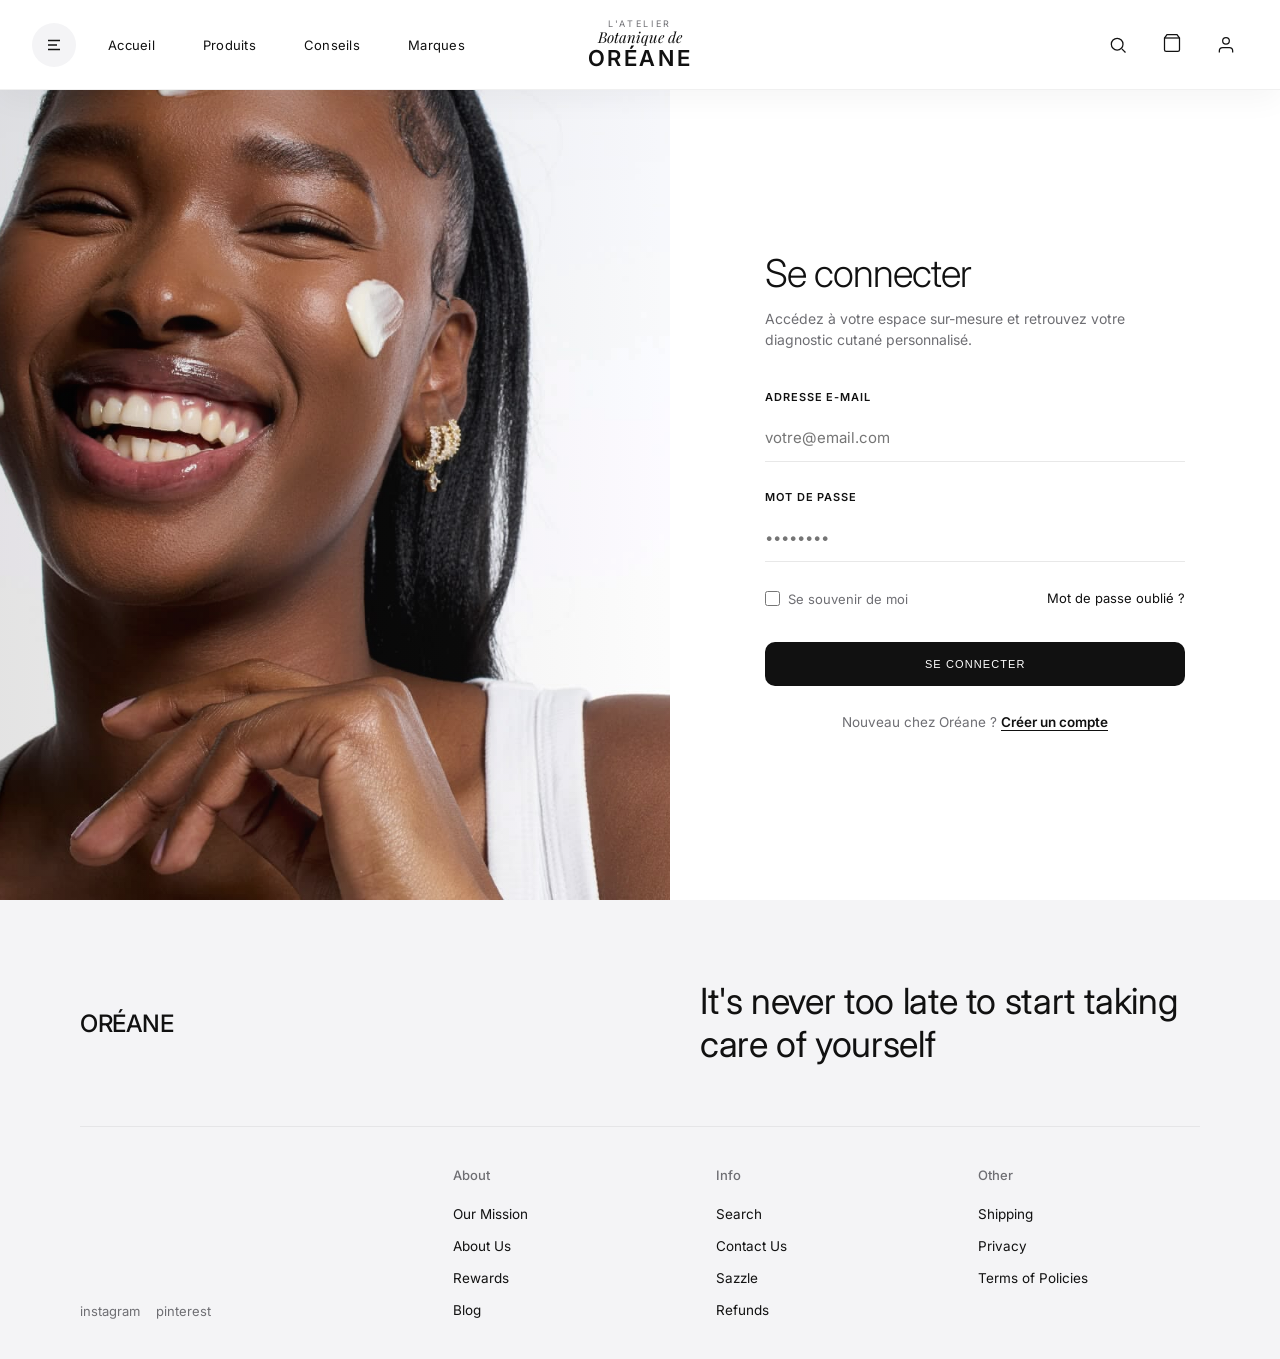
<file: connexion.html>
<!DOCTYPE html>
<html lang="fr">
<head>
    <meta charset="utf-8"/>
    <meta content="width=device-width, initial-scale=1.0" name="viewport"/>
    <title>Connexion | Oréane</title>
        
    <link rel="preconnect" href="https://fonts.googleapis.com">
    <link rel="preconnect" href="https://fonts.gstatic.com" crossorigin>
    <link href="https://fonts.googleapis.com/css2?family=Inter:wght@300;400;500;600;700&family=Playfair+Display:ital,wght@1,400&display=swap" rel="stylesheet">
    <link href="https://fonts.googleapis.com/css2?family=Material+Symbols+Outlined:wght@100..700" rel="stylesheet"/>      
    <link rel="stylesheet" href="https://cdnjs.cloudflare.com/ajax/libs/font-awesome/6.0.0/css/all.min.css"> 
    <link rel="stylesheet" href="connexion.css">

</head>
<body>

    <div id="mobileDrawer" class="mobile-nav-card">
        <div class="card-inner">
            <a href="index.html" class="card-link"><span class="material-symbols-outlined">home</span>Accueil</a>
            <a href="produit.html" class="card-link"><span class="material-symbols-outlined">category</span>Produits</a>
            <a href="conseils.html" class="card-link"><span class="material-symbols-outlined">info</span>Conseils</a>
            <a href="marques.html" class="card-link"><span class="material-symbols-outlined">star</span>Marques</a>
        </div>
    </div>

    <header id="mainHeader">
        <nav>
          <div class="nav-left">
            <button class="menu-btn" id="openBtn" aria-label="Open Menu">
              <svg viewBox="0 0 24 24" fill="none" stroke="currentColor"><line x1="4" y1="6" x2="20" y2="6"/><line x1="4" y1="12" x2="16" y2="12"/><line x1="4" y1="18" x2="20" y2="18"/></svg>
            </button>
            <div class="nav-pills-desktop">
                <a href="index.html" class="nav-pill">Accueil</a>
                <a href="produit.html" class="nav-pill">Produits</a>
                <a href="conseils.html" class="nav-pill">Conseils</a>
                <a href="marques.html" class="nav-pill">Marques</a>
            </div>
          </div>

          <div class="nav-center">
            <span class="logo-sub">L'Atelier</span>
            <span class="logo-signature">Botanique de</span>
            <a href="#" class="logo-main">Oréane</a>
          </div>

          <div class="nav-right">
            <button class="icon-btn" aria-label="Search">
              <svg viewBox="0 0 24 24" fill="none" stroke="currentColor"><circle cx="11" cy="11" r="7"/><line x1="21" y1="21" x2="16.65" y2="16.65"/></svg>
            </button>
            <button class="icon-btn" aria-label="Cart">
              <a href="panier.html" style="color: var(--charcoal);">
                <svg viewBox="0 0 24 24" fill="none" stroke="currentColor"><path d="M6 2 3 6v14a2 2 0 0 0 2 2h14a2 2 0 0 0 2-2V6l-3-4z"/><line x1="3" y1="6" x2="21" y2="6"/></svg>
              </a>
            </button>
            <button class="icon-btn" aria-label="Account">
              <svg viewBox="0 0 24 24" fill="none" stroke="currentColor"><path d="M20 21v-2a4 4 0 0 0-4-4H8a4 4 0 0 0-4 4v2"/><circle cx="12" cy="7" r="4"/></svg>
            </button>
          </div>
        </nav>
    </header>

    <div class="page-split-container">
        
        <div class="split-image-side"></div>
        
        <div class="split-form-side">
            <div class="auth-container">
                <div class="auth-header">
                    <h1>Se connecter</h1>
                    <p>Accédez à votre espace sur-mesure et retrouvez votre diagnostic cutané personnalisé.</p>
                </div>
                
                <form action="#" method="POST">
                    <div class="form-group">
                        <label for="email">Adresse e-mail</label>
                        <input type="email" id="email" required placeholder="votre@email.com">
                    </div>
                    
                    <div class="form-group">
                        <label for="password">Mot de passe</label>
                        <input type="password" id="password" required placeholder="••••••••">
                    </div>
                    
                    <div class="form-options">
                        <label class="remember-me">
                            <input type="checkbox"> Se souvenir de moi
                        </label>
                        <a href="#" class="forgot-pass">Mot de passe oublié ?</a>
                    </div>
                    
                    <button type="submit" class="auth-btn">Se connecter</button>
                </form>
                
                <div class="auth-switch">
                    Nouveau chez Oréane ? <a href="inscription.html">Créer un compte</a>
                </div>
            </div>
        </div>
    </div>

    <footer class="capsule-footer">
      <div class="footer-top-block">
        <div class="footer-brand">Oréane</div>
        <div class="footer-statement">
          <h2>It's never too late to start taking care of yourself</h2>
        </div>
      </div>

      <div class="footer-links-grid">
        <div class="footer-social-column">
          <a href="#">instagram</a>
          <a href="#">pinterest</a>
        </div>
        
        <div class="footer-column">
          <h5>About</h5>
          <ul>
            <li><a href="#">Our Mission</a></li>
            <li><a href="#">About Us</a></li>
            <li><a href="#">Rewards</a></li>
            <li><a href="#">Blog</a></li>
          </ul>
        </div>

        <div class="footer-column">
          <h5>Info</h5>
          <ul>
            <li><a href="#">Search</a></li>
            <li><a href="#">Contact Us</a></li>
            <li><a href="#">Sazzle</a></li>
            <li><a href="#">Refunds</a></li>
          </ul>
        </div>

        <div class="footer-column">
          <h5>Other</h5>
          <ul>
            <li><a href="#">Shipping</a></li>
            <li><a href="#">Privacy</a></li>
            <li><a href="#">Terms of Policies</a></li>
          </ul>
        </div>
      </div>
    </footer>

    <script src="connexion.js"></script>
</body>
</html>
</file>
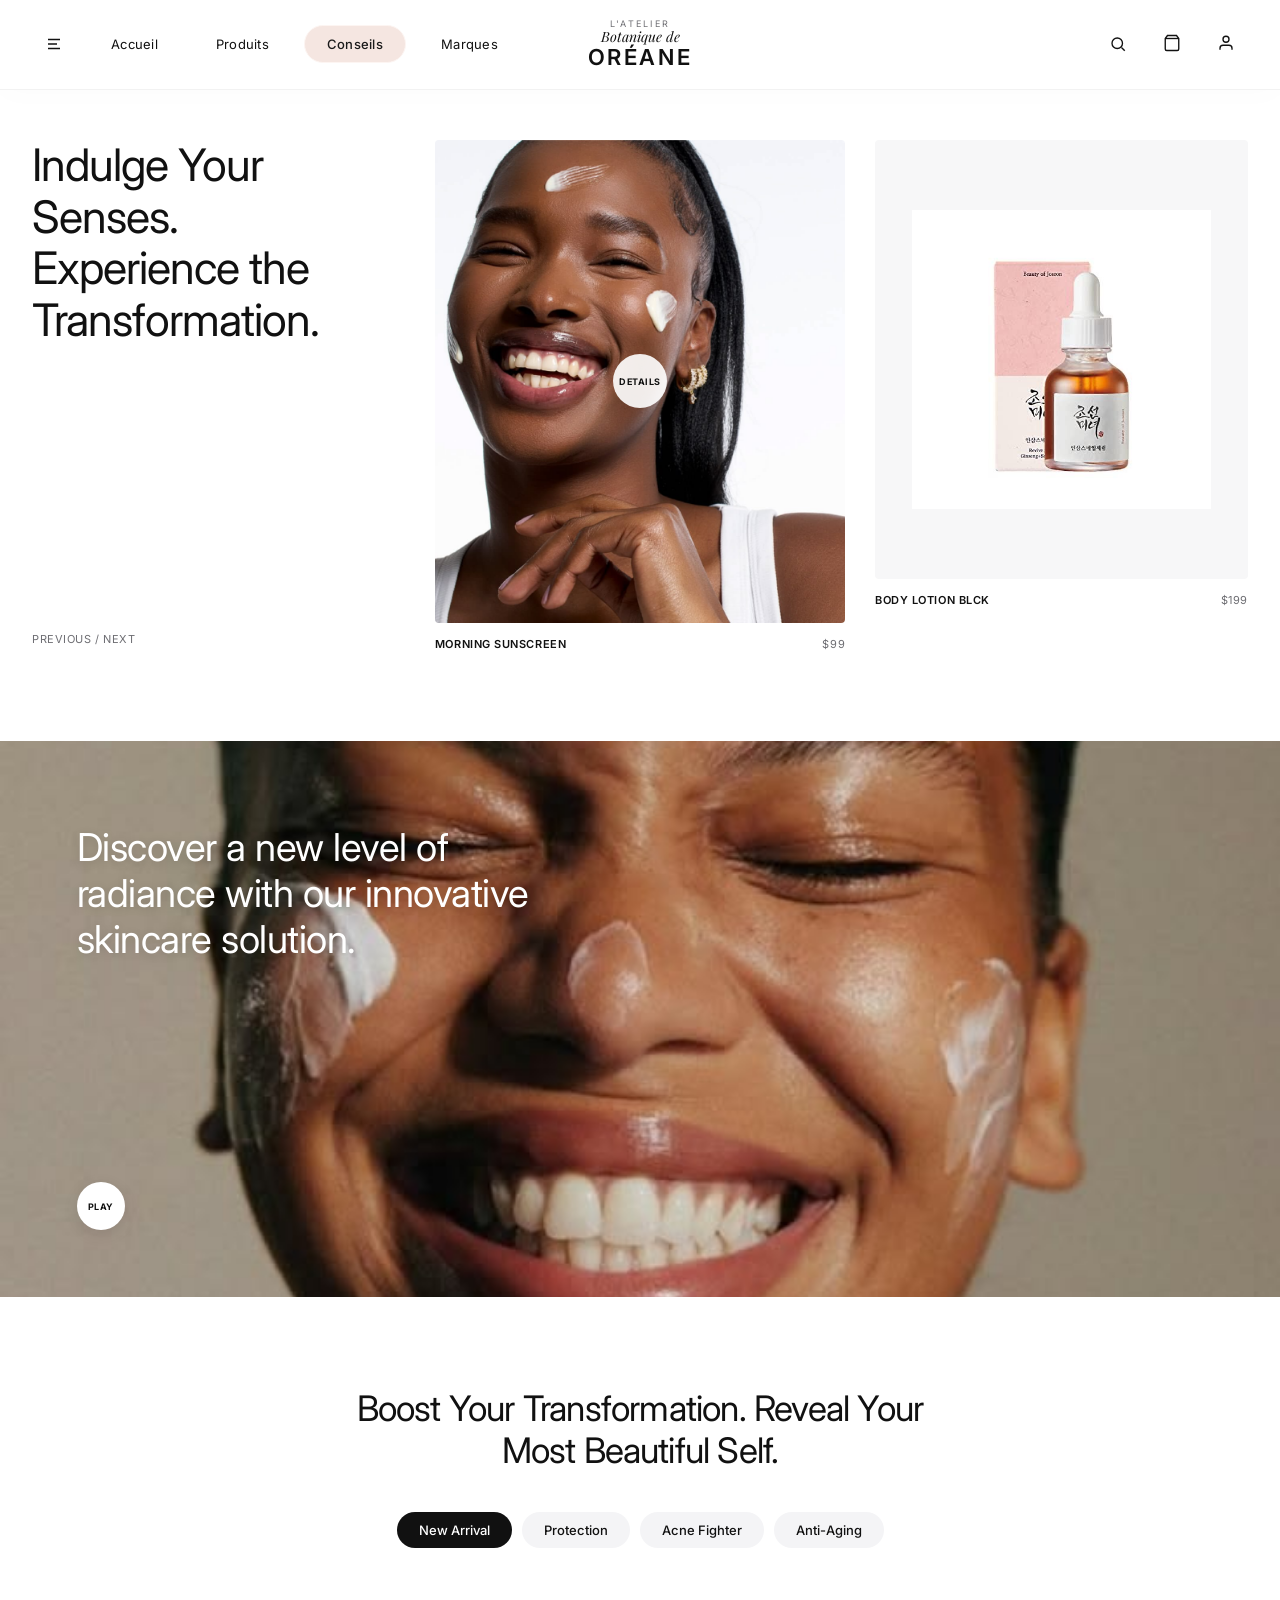
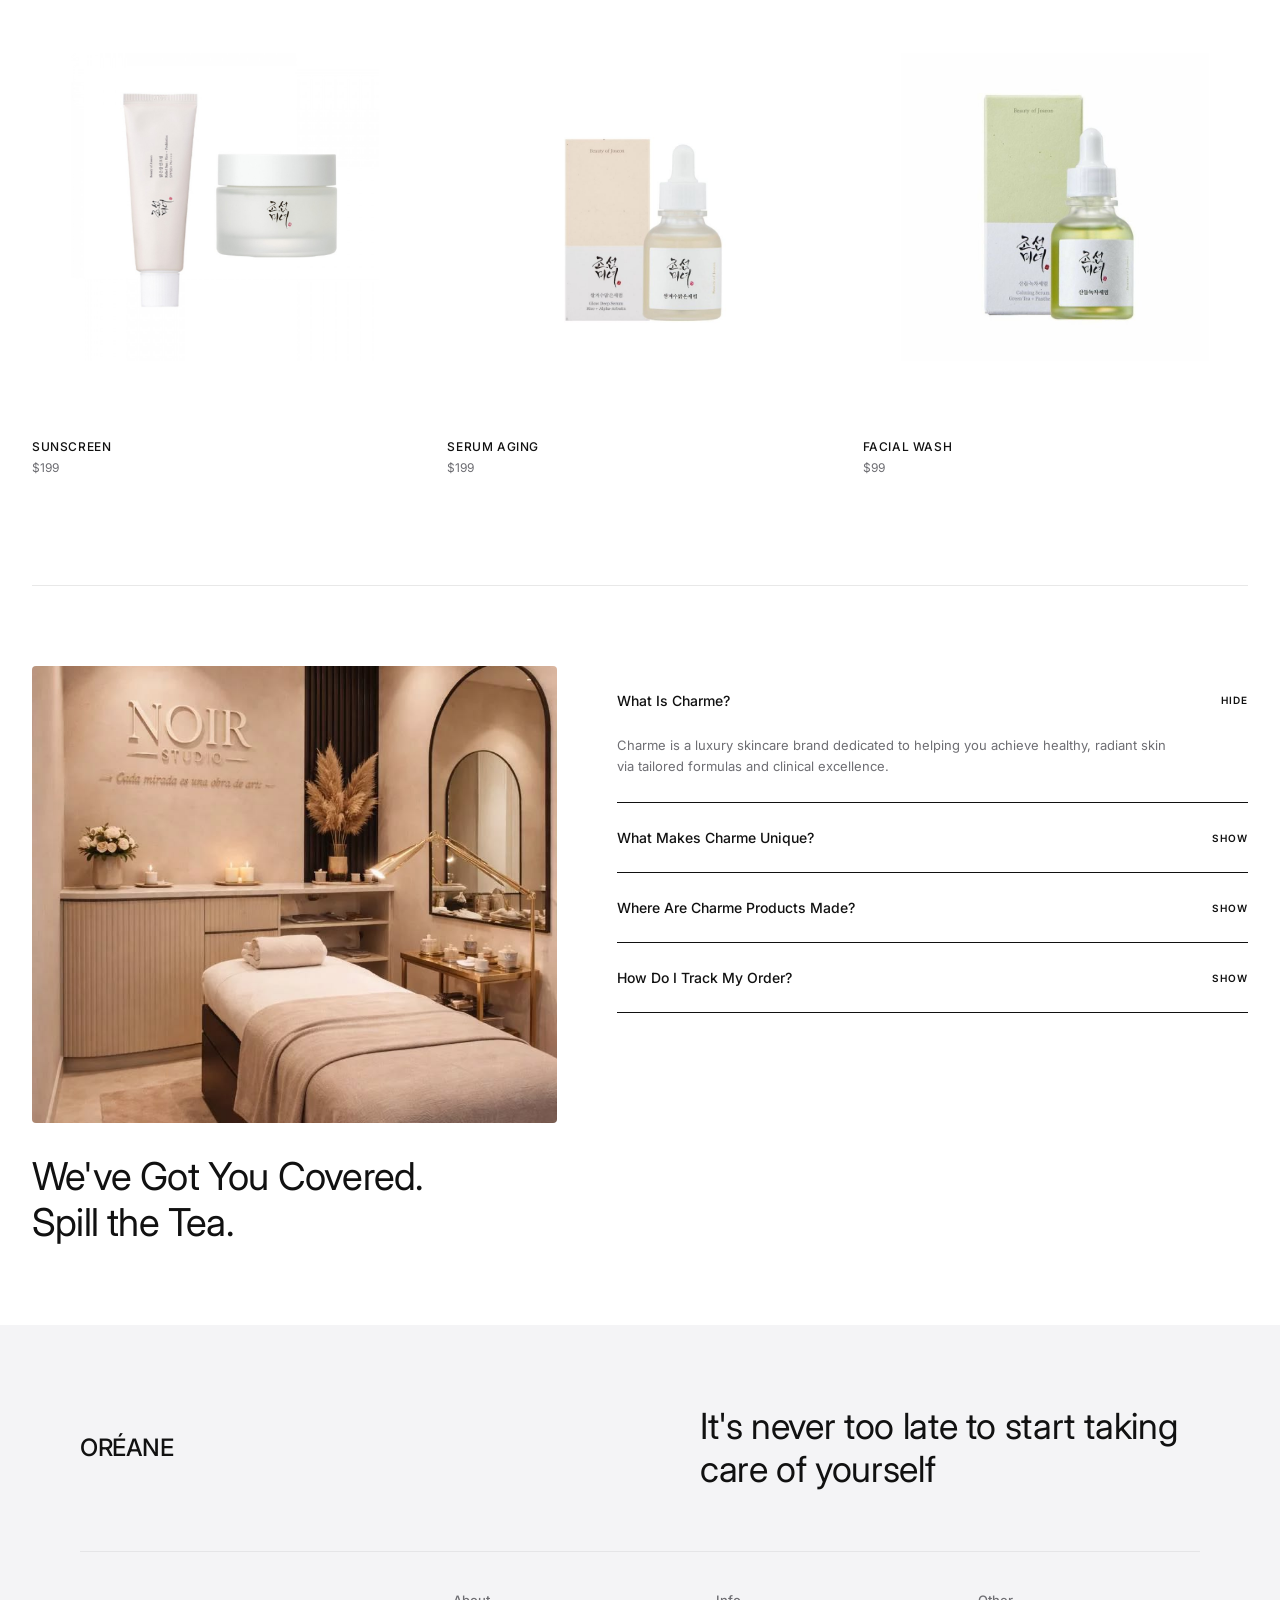
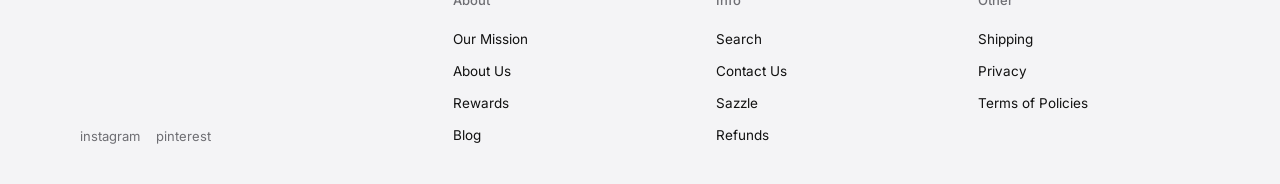
<file: conseils.html>
<!DOCTYPE html>
<html lang="fr">
<head>
    <meta charset="utf-8"/>
    <meta content="width=device-width, initial-scale=1.0" name="viewport"/>
    <title>Conseils de l'Atelier | Oréane</title>
        
    <link rel="preconnect" href="https://fonts.googleapis.com">
    <link rel="preconnect" href="https://fonts.gstatic.com" crossorigin>
    <link href="https://fonts.googleapis.com/css2?family=Inter:wght@300;400;500;600;700&family=Playfair+Display:ital,wght@1,400&display=swap" rel="stylesheet">
    <link href="https://fonts.googleapis.com/css2?family=Material+Symbols+Outlined:wght@100..700" rel="stylesheet"/>      
    <link rel="stylesheet" href="https://cdnjs.cloudflare.com/ajax/libs/font-awesome/6.0.0/css/all.min.css"> 
    <link rel="stylesheet" href="conseil.css">
 
</head>
<body>

    <div id="mobileDrawer" class="mobile-nav-card">
        <div class="card-inner">
            <a href="index.html" class="card-link"><span class="material-symbols-outlined">home</span>Accueil</a>
            <a href="produit.html" class="card-link"><span class="material-symbols-outlined">category</span>Produits</a>
            <a href="conseils.html" class="card-link"><span class="material-symbols-outlined">info</span>Conseils</a>
            <a href="marques.html" class="card-link"><span class="material-symbols-outlined">star</span>Marques</a>
        </div>
    </div>

    <header id="mainHeader">
        <nav>
            <div class="nav-left">
                <button class="menu-btn" id="openBtn" aria-label="Open Menu">
                    <svg viewBox="0 0 24 24" fill="none" stroke="currentColor"><line x1="4" y1="6" x2="20" y2="6"/><line x1="4" y1="12" x2="16" y2="12"/><line x1="4" y1="18" x2="20" y2="18"/></svg>
                </button>
                <a href="index.html" class="nav-pill">Accueil</a>
                <a href="produit.html" class="nav-pill">Produits</a>
                <a href="conseils.html" class="nav-pill active">Conseils</a>
                <a href="marques.html" class="nav-pill">Marques</a>
            </div>

            <div class="nav-center">
                <span class="logo-sub">L'Atelier</span>
                <span class="logo-signature">Botanique de</span>
                <a href="#" class="logo-main">Oréane</a>
            </div>

            <div class="nav-right">
                <button class="icon-btn" aria-label="Search">
                    <svg viewBox="0 0 24 24" fill="none" stroke="currentColor"><circle cx="11" cy="11" r="7"/><line x1="21" y1="21" x2="16.65" y2="16.65"/></svg>
                </button>
                <button class="icon-btn" aria-label="Cart">
                    <a href="panier.html" style="color: #111;">
                        <svg viewBox="0 0 24 24" fill="none" stroke="currentColor"><path d="M6 2 3 6v14a2 2 0 0 0 2 2h14a2 2 0 0 0 2-2V6l-3-4z"/><line x1="3" y1="6" x2="21" y2="6"/></svg>
                    </a>
                </button>
                <button class="icon-btn" aria-label="Account">
                    <a href="inscription.html" style="color: #111;">
                        <svg viewBox="0 0 24 24" fill="none" stroke="currentColor"><path d="M20 21v-2a4 4 0 0 0-4-4H8a4 4 0 0 0-4 4v2"/><circle cx="12" cy="7" r="4"/></svg>
                    </a>
                </button>
            </div>
        </nav>
    </header>

    <main class="advice-page-wrapper">
        
        <section class="inspiration-trio-gallery">
            <div class="trio-col-text">
                <h1>Indulge Your Senses.<br>Experience the Transformation.</h1>
                <div class="trio-caption-footer" style="padding-bottom: 5px;">
                    <span>Previous / Next</span>
                </div>
            </div>
            <div>
                <div class="trio-box-img portrait-focus">
                    <span class="interactive-dot">Details</span>
                    <img src="Images/visage1.jpg" alt="Skin Application">
                </div>
                <div class="trio-caption-footer">
                    <span>Morning Sunscreen</span>
                    <span>$99</span>
                </div>
            </div>
            <div>
                <div class="trio-box-img product-focus">
                    <img src="Images/Cor3.JPG" alt="Minimalist Bottle">
                </div>
                <div class="trio-caption-footer">
                    <span>Body Lotion Blck</span>
                    <span>$199</span>
                </div>
            </div>
        </section>

        <section class="immersive-wide-banner">
            <div class="banner-text-overlay">
                <h2>Discover a new level of radiance with our innovative skincare solution.</h2>
            </div>
            <span class="video-play-trigger">Play</span>
            <img src="Images/visage2.jpg" alt="Macro cream texture and application">
        </section>

        <h2 class="section-headline-center">Boost Your Transformation. Reveal Your Most Beautiful Self.</h2>
        
        <div class="advice-filters">
            <span class="filter-pill active">New Arrival</span>
            <span class="filter-pill">Protection</span>
            <span class="filter-pill">Acne Fighter</span>
            <span class="filter-pill">Anti-Aging</span>
        </div>

        <section class="articles-grid">
            <article class="article-card">
                <div class="article-img-box"><img src="Images/B1.jpg" alt="Sunscreen"></div>
                <div class="article-content">
                    <h3>Sunscreen</h3>
                    <p>$199</p>
                </div>
            </article>
            <article class="article-card">
                <div class="article-img-box"><img src="Images/serumj3.jpg" alt="Serum Aging"></div>
                <div class="article-content">
                    <h3>Serum Aging</h3>
                    <p>$199</p>
                </div>
            </article>
            <article class="article-card">
                <div class="article-img-box"><img src="Images/Cor2.JPG" alt="Facial Wash"></div>
                <div class="article-content">
                    <h3>Facial Wash</h3>
                    <p>$99</p>
                </div>
            </article>
        </section>

        <section class="faq-tea-section">
            <div class="faq-sticky-left">
                <div class="faq-artwork-box">
                    <img src="Images/salon.jpg" alt="Luxury Atelier Display">
                </div>
                <h2 class="faq-tea-title">We've Got You Covered.<br>Spill the Tea.</h2>
            </div>

            <div class="accordion-container">
                <div class="accordion-item">
                    <button class="accordion-trigger" onclick="toggleAccordion(this)">
                        <span>What is Charme?</span>
                        <span class="accordion-state-label">Hide</span>
                    </button>
                    <div class="accordion-content" style="max-height: 200px;">
                        <p>Charme is a luxury skincare brand dedicated to helping you achieve healthy, radiant skin via tailored formulas and clinical excellence.</p>
                    </div>
                </div>
                <div class="accordion-item">
                    <button class="accordion-trigger" onclick="toggleAccordion(this)">
                        <span>What makes Charme unique?</span>
                        <span class="accordion-state-label">Show</span>
                    </button>
                    <div class="accordion-content">
                        <p>Our approach focuses on ultra-pure active botanical agents synthesized to adapt to your skin micro-flora seamlessly, without saturating its protective layers.</p>
                    </div>
                </div>
                <div class="accordion-item">
                    <button class="accordion-trigger" onclick="toggleAccordion(this)">
                        <span>Where are Charme products made?</span>
                        <span class="accordion-state-label">Show</span>
                    </button>
                    <div class="accordion-content">
                        <p>Every formula is conceptualized, researched, and premiumly bottled right inside our specialized botanical laboratories based in Paris.</p>
                    </div>
                </div>
                <div class="accordion-item">
                    <button class="accordion-trigger" onclick="toggleAccordion(this)">
                        <span>How do I track my order?</span>
                        <span class="accordion-state-label">Show</span>
                    </button>
                    <div class="accordion-content">
                        <p>Once dispatched, an ecosystem code will be immediately relayed to your mobile or email to track every single milestone of the vehicle deployment.</p>
                    </div>
                </div>
            </div>
        </section>

    </main>

    <footer class="capsule-footer">
      <div class="footer-top-block">
        <div class="footer-brand">Oréane</div>
        <div class="footer-statement">
          <h2>It's never too late to start taking care of yourself</h2>
        </div>
      </div>

      <div class="footer-links-grid">
        <div class="footer-social-column">
          <a href="#">instagram</a>
          <a href="#">pinterest</a>
        </div>
        
        <div class="footer-column">
          <h5>About</h5>
          <ul>
            <li><a href="#">Our Mission</a></li>
            <li><a href="#">About Us</a></li>
            <li><a href="#">Rewards</a></li>
            <li><a href="#">Blog</a></li>
          </ul>
        </div>

        <div class="footer-column">
          <h5>Info</h5>
          <ul>
            <li><a href="#">Search</a></li>
            <li><a href="#">Contact Us</a></li>
            <li><a href="#">Sazzle</a></li>
            <li><a href="#">Refunds</a></li>
          </ul>
        </div>

        <div class="footer-column">
          <h5>Other</h5>
          <ul>
            <li><a href="#">Shipping</a></li>
            <li><a href="#">Privacy</a></li>
            <li><a href="#">Terms of Policies</a></li>
          </ul>
        </div>
      </div>
    </footer>

    <script src="conseils.js"></script>
</body>
</html>
</file>
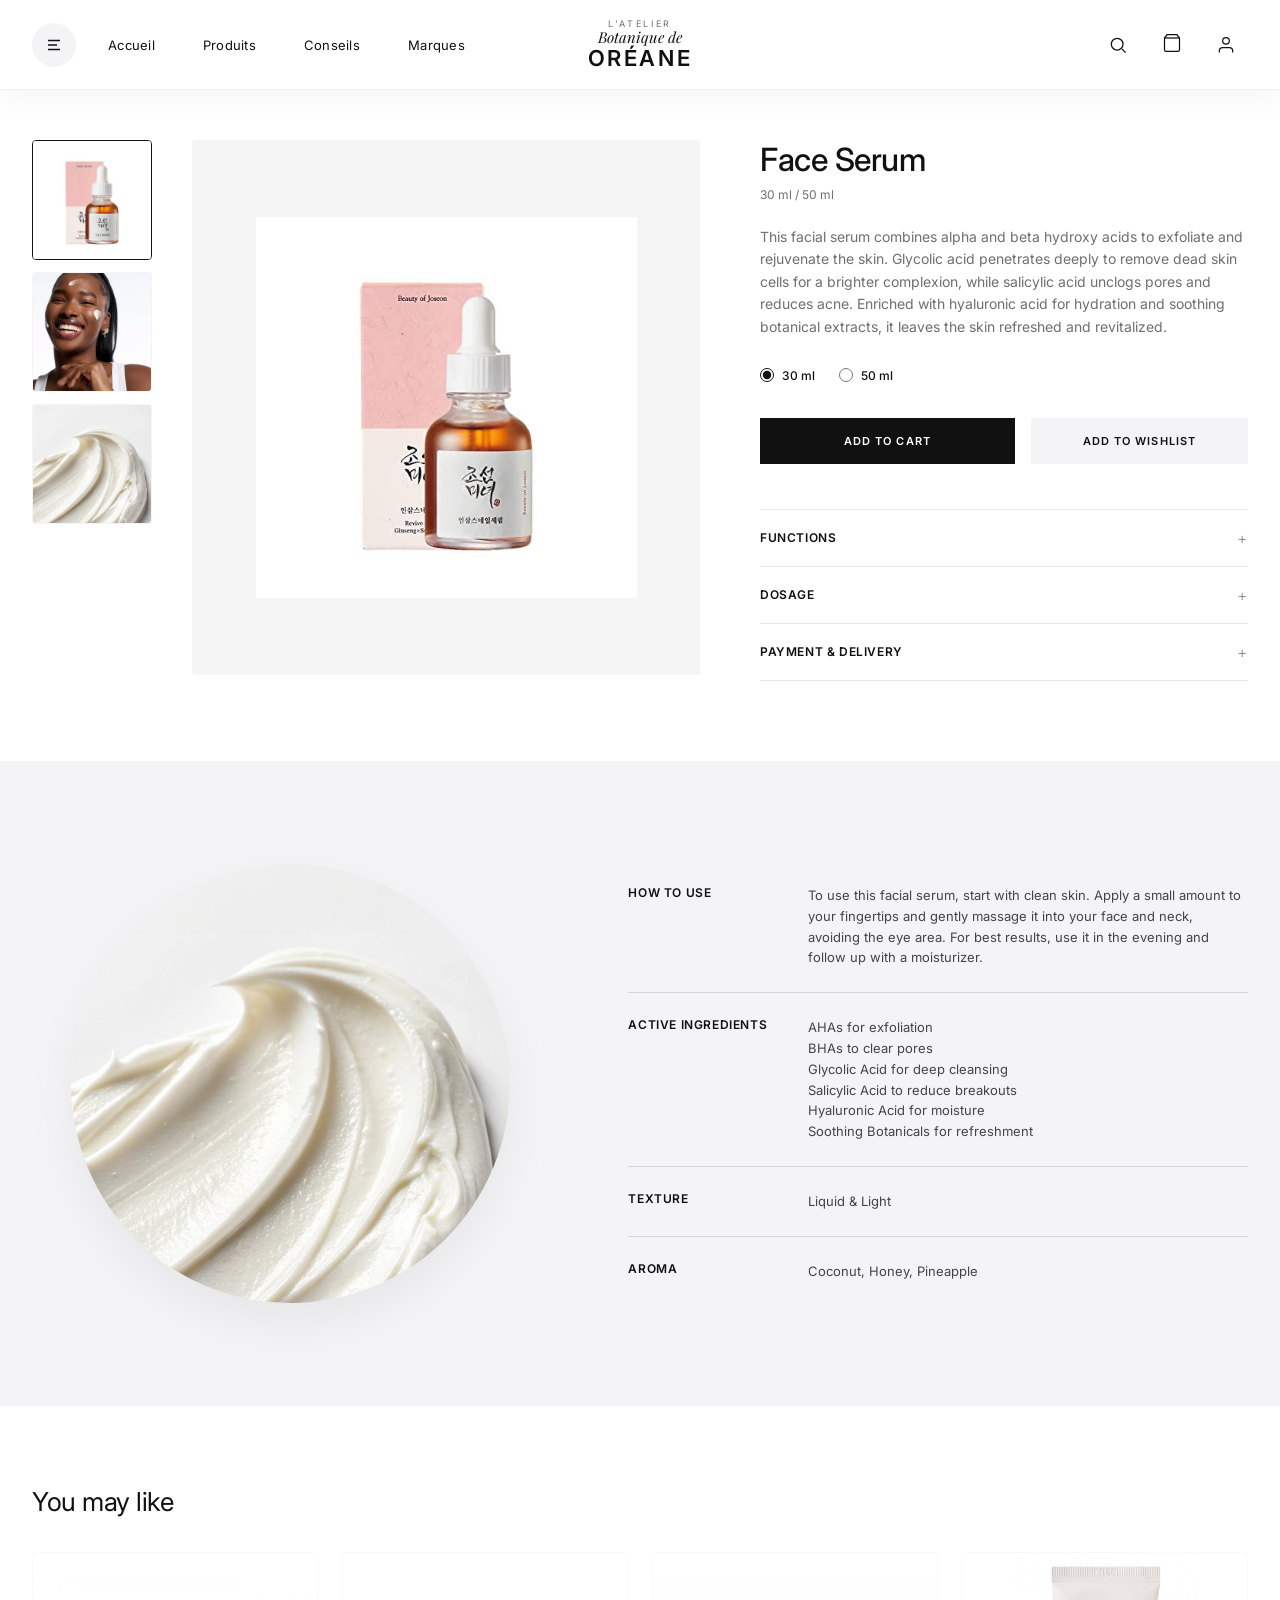
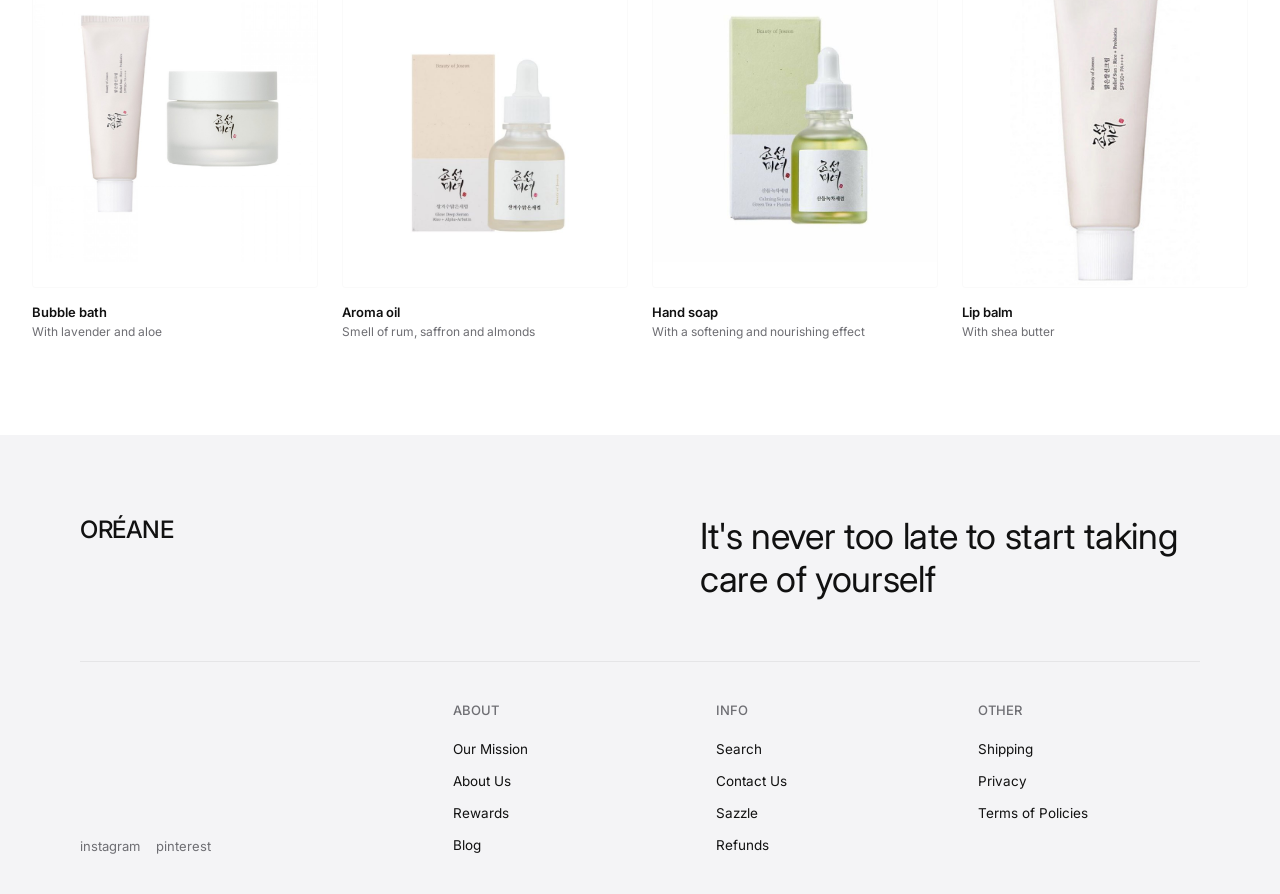
<file: details_produit.html>
<!DOCTYPE html>
<html lang="fr">
<head>
    <meta charset="utf-8"/>
    <meta content="width=device-width, initial-scale=1.0" name="viewport"/>
    <title>Sérum Éclat Haute Formulation | Oréane</title>
        
    <link rel="preconnect" href="https://fonts.googleapis.com">
    <link rel="preconnect" href="https://fonts.gstatic.com" crossorigin>
    <link href="https://fonts.googleapis.com/css2?family=Inter:wght@300;400;500;600;700&family=Playfair+Display:ital,wght@1,400&display=swap" rel="stylesheet">
    <link href="https://fonts.googleapis.com/css2?family=Material+Symbols+Outlined:wght@100..700" rel="stylesheet"/>      
    <link rel="stylesheet" href="https://cdnjs.cloudflare.com/ajax/libs/font-awesome/6.0.0/css/all.min.css"> 
    <link rel="stylesheet" href="details_produit.css">
   
</head>
<body>

    <!-- INTERFACE MOBILE UNIFORMISÉE -->
    <div id="mobileDrawer" class="mobile-nav-card">
        <div class="card-inner">
            <a href="index.html" class="card-link"><span class="material-symbols-outlined">home</span>Accueil</a>
            <a href="produit.html" class="card-link"><span class="material-symbols-outlined">category</span>Produits</a>
            <a href="conseils.html" class="card-link"><span class="material-symbols-outlined">info</span>Conseils</a>
            <a href="marques.html" class="card-link"><span class="material-symbols-outlined">star</span>Marques</a>
        </div>
    </div>

    <header id="mainHeader">
        <nav>
          <div class="nav-left">
            <button class="menu-btn" id="openBtn" aria-label="Open Menu">
              <svg viewBox="0 0 24 24" fill="none" stroke="currentColor"><line x1="4" y1="6" x2="20" y2="6"/><line x1="4" y1="12" x2="16" y2="12"/><line x1="4" y1="18" x2="20" y2="18"/></svg>
            </button>
            <div class="nav-pills-desktop">
                <a href="index.html" class="nav-pill">Accueil</a>
                <a href="produit.html" class="nav-pill">Produits</a>
                <a href="conseils.html" class="nav-pill">Conseils</a>
                <a href="marques.html" class="nav-pill">Marques</a>
            </div>
          </div>

          <div class="nav-center">
            <span class="logo-sub">L'Atelier</span>
            <span class="logo-signature">Botanique de</span>
            <a href="#" class="logo-main">Oréane</a>
          </div>

          <div class="nav-right">
            <button class="icon-btn" aria-label="Search">
              <svg viewBox="0 0 24 24" fill="none" stroke="currentColor"><circle cx="11" cy="11" r="7"/><line x1="21" y1="21" x2="16.65" y2="16.65"/></svg>
            </button>
            <button class="icon-btn" aria-label="Cart">
              <a href="panier.html" style="color: #111111;">
                <svg viewBox="0 0 24 24" fill="none" stroke="currentColor"><path d="M6 2 3 6v14a2 2 0 0 0 2 2h14a2 2 0 0 0 2-2V6l-3-4z"/><line x1="3" y1="6" x2="21" y2="6"/></svg>
              </a>
            </button>
            <button class="icon-btn" aria-label="Account">
              <svg viewBox="0 0 24 24" fill="none" stroke="currentColor"><path d="M20 21v-2a4 4 0 0 0-4-4H8a4 4 0 0 0-4 4v2"/><circle cx="12" cy="7" r="4"/></svg>
            </button>
          </div>
        </nav>
    </header>

    <main class="product-details-container">
        
        <section class="main-product-hero">
            <div class="vertical-thumbnails">
                <div class="thumb-box active"><img src="Images/Cor3.JPG" alt="Vue 1"></div>
                <div class="thumb-box"><img src="Images/visage1.jpg" alt="Vue 2"></div>
                <div class="thumb-box"><img src="Images/texture.jpg" alt="Vue 3"></div>
            </div>

            <div class="primary-image-view">
                <img src="Images/Cor3.JPG" id="main-view-target" alt="Sérum Peau Neuve">
            </div>

            <div class="purchase-configuration">
                <h1>Face Serum</h1>
                <p class="product-size-subtitle">30 ml / 50 ml</p>
                
                <p class="product-main-description">
                    This facial serum combines alpha and beta hydroxy acids to exfoliate and rejuvenate the skin. Glycolic acid penetrates deeply to remove dead skin cells for a brighter complexion, while salicylic acid unclogs pores and reduces acne. Enriched with hyaluronic acid for hydration and soothing botanical extracts, it leaves the skin refreshed and revitalized.
                </p>

                <div class="size-selector-group">
                    <label class="size-option-label">
                        <input type="radio" name="size" checked> 30 ml
                    </label>
                    <label class="size-option-label">
                        <input type="radio" name="size"> 50 ml
                    </label>
                </div>

                <div class="purchase-actions-row">
                    <button type="button" class="primary-cart-btn">Add to cart</button>
                    <button type="button" class="secondary-wishlist-btn">Add to wishlist</button>
                </div>

                <div class="spec-accordions-block">
                    <div class="spec-accordion-item">
                        <button class="spec-accordion-trigger" onclick="toggleSpec(this)">
                            <span>Functions</span><span>+</span>
                        </button>
                        <div class="spec-accordion-content">
                            <p>Exfolie en douceur, unifie le grain de peau, resserre les pores dilatés et relance le renouvellement cellulaire de l'épiderme.</p>
                        </div>
                    </div>
                    <div class="spec-accordion-item">
                        <button class="spec-accordion-trigger" onclick="toggleSpec(this)">
                            <span>Dosage</span><span>+</span>
                        </button>
                        <div class="spec-accordion-content">
                            <p>Appliquer 3 à 4 gouttes chaque soir sur peau propre et sèche, avant votre crème hydratante habituelle.</p>
                        </div>
                    </div>
                    <div class="spec-accordion-item">
                        <button class="spec-accordion-trigger" onclick="toggleSpec(this)">
                            <span>Payment &amp; Delivery</span><span>+</span>
                        </button>
                        <div class="spec-accordion-content">
                            <p>Livraison standard offerte. Paiements 100% sécurisés via protocoles bancaires cryptés.</p>
                        </div>
                    </div>
                </div>
            </div>
        </section>

        <section class="texture-specification-block">
            <div class="texture-inner-content">
                <div class="texture-circle-display">
                    <img src="Images/texture.jpg" alt="Macro formulation texture close-up">
                </div>
                
                <div class="texture-details-table">
                    <div class="texture-row-item">
                        <h4>How to use</h4>
                        <p>To use this facial serum, start with clean skin. Apply a small amount to your fingertips and gently massage it into your face and neck, avoiding the eye area. For best results, use it in the evening and follow up with a moisturizer.</p>
                    </div>
                    <div class="texture-row-item">
                        <h4>Active Ingredients</h4>
                        <p>AHAs for exfoliation<br>BHAs to clear pores<br>Glycolic Acid for deep cleansing<br>Salicylic Acid to reduce breakouts<br>Hyaluronic Acid for moisture<br>Soothing Botanicals for refreshment</p>
                    </div>
                    <div class="texture-row-item">
                        <h4>Texture</h4>
                        <p>Liquid &amp; Light</p>
                    </div>
                    <div class="texture-row-item">
                        <h4>Aroma</h4>
                        <p>Coconut, Honey, Pineapple</p>
                    </div>
                </div>
            </div>
        </section>

        <section class="suggestions-carousel-section">
            <h2>You may like</h2>
            <div class="suggestions-grid">
                <div class="suggestion-card">
                    <div class="suggestion-img-box"><img src="Images/B1.jpg" alt="Bubble Bath"></div>
                    <h3>Bubble bath</h3>
                    <p>With lavender and aloe</p>
                </div>
                <div class="suggestion-card">
                    <div class="suggestion-img-box"><img src="Images/serumj3.jpg" alt="Aroma oil"></div>
                    <h3>Aroma oil</h3>
                    <p>Smell of rum, saffron and almonds</p>
                </div>
                <div class="suggestion-card">
                    <div class="suggestion-img-box"><img src="Images/Cor2.JPG" alt="Hand soap"></div>
                    <h3>Hand soap</h3>
                    <p>With a softening and nourishing effect</p>
                </div>
                <div class="suggestion-card">
                    <div class="suggestion-img-box"><img src="Images/B3.jpg" alt="Lip balm"></div>
                    <h3>Lip balm</h3>
                    <p>With shea butter</p>
                </div>
            </div>
        </section>

    </main>

    <footer class="capsule-footer">
      <div class="footer-top-block">
        <div class="footer-brand">Oréane</div>
        <div class="footer-statement">
          <h2>It's never too late to start taking care of yourself</h2>
        </div>
      </div>

      <div class="footer-links-grid">
        <div class="footer-social-column">
          <a href="#">instagram</a>
          <a href="#">pinterest</a>
        </div>
        
        <div class="footer-column">
          <h5>About</h5>
          <ul>
            <li><a href="#">Our Mission</a></li>
            <li><a href="#">About Us</a></li>
            <li><a href="#">Rewards</a></li>
            <li><a href="#">Blog</a></li>
          </ul>
        </div>

        <div class="footer-column">
          <h5>Info</h5>
          <ul>
            <li><a href="#">Search</a></li>
            <li><a href="#">Contact Us</a></li>
            <li><a href="#">Sazzle</a></li>
            <li><a href="#">Refunds</a></li>
          </ul>
        </div>

        <div class="footer-column">
          <h5>Other</h5>
          <ul>
            <li><a href="#">Shipping</a></li>
            <li><a href="#">Privacy</a></li>
            <li><a href="#">Terms of Policies</a></li>
          </ul>
        </div>
      </div>
    </footer>

    <script>
        document.addEventListener("DOMContentLoaded", () => {
            const openBtn = document.getElementById('openBtn');
            const mobileDrawer = document.getElementById('mobileDrawer');
            if(openBtn && mobileDrawer) {
                openBtn.onclick = (e) => {
                    e.stopPropagation();
                    mobileDrawer.classList.toggle('active');
                };
                document.addEventListener('click', () => mobileDrawer.classList.remove('active'));
            }
        });

        // Logique de déploiement des accordéons caractéristiques
        function toggleSpec(button) {
            const content = button.nextElementSibling;
            const indicator = button.querySelector('span:last-child');
            const isOpen = content.style.maxHeight && content.style.maxHeight !== '0px';

            document.querySelectorAll('.spec-accordion-content').forEach(item => item.style.maxHeight = '0px');
            document.querySelectorAll('.spec-accordion-trigger span:last-child').forEach(ind => ind.innerText = '+');

            if (!isOpen) {
                content.style.maxHeight = content.scrollHeight + "px";
                indicator.innerText = '−';
            } else {
                content.style.maxHeight = '0px';
                indicator.innerText = '+';
            }
        }

        // Changement d'image principale au clic sur les miniatures
        const thumbnails = document.querySelectorAll('.thumb-box');
        const mainView = document.getElementById('main-view-target');

        thumbnails.forEach(thumb => {
            thumb.addEventListener('click', () => {
                document.querySelector('.thumb-box.active').classList.remove('active');
                thumb.classList.add('active');
                mainView.src = thumb.querySelector('img').src;
            });
        });
    </script>
</body>
</html>
</file>
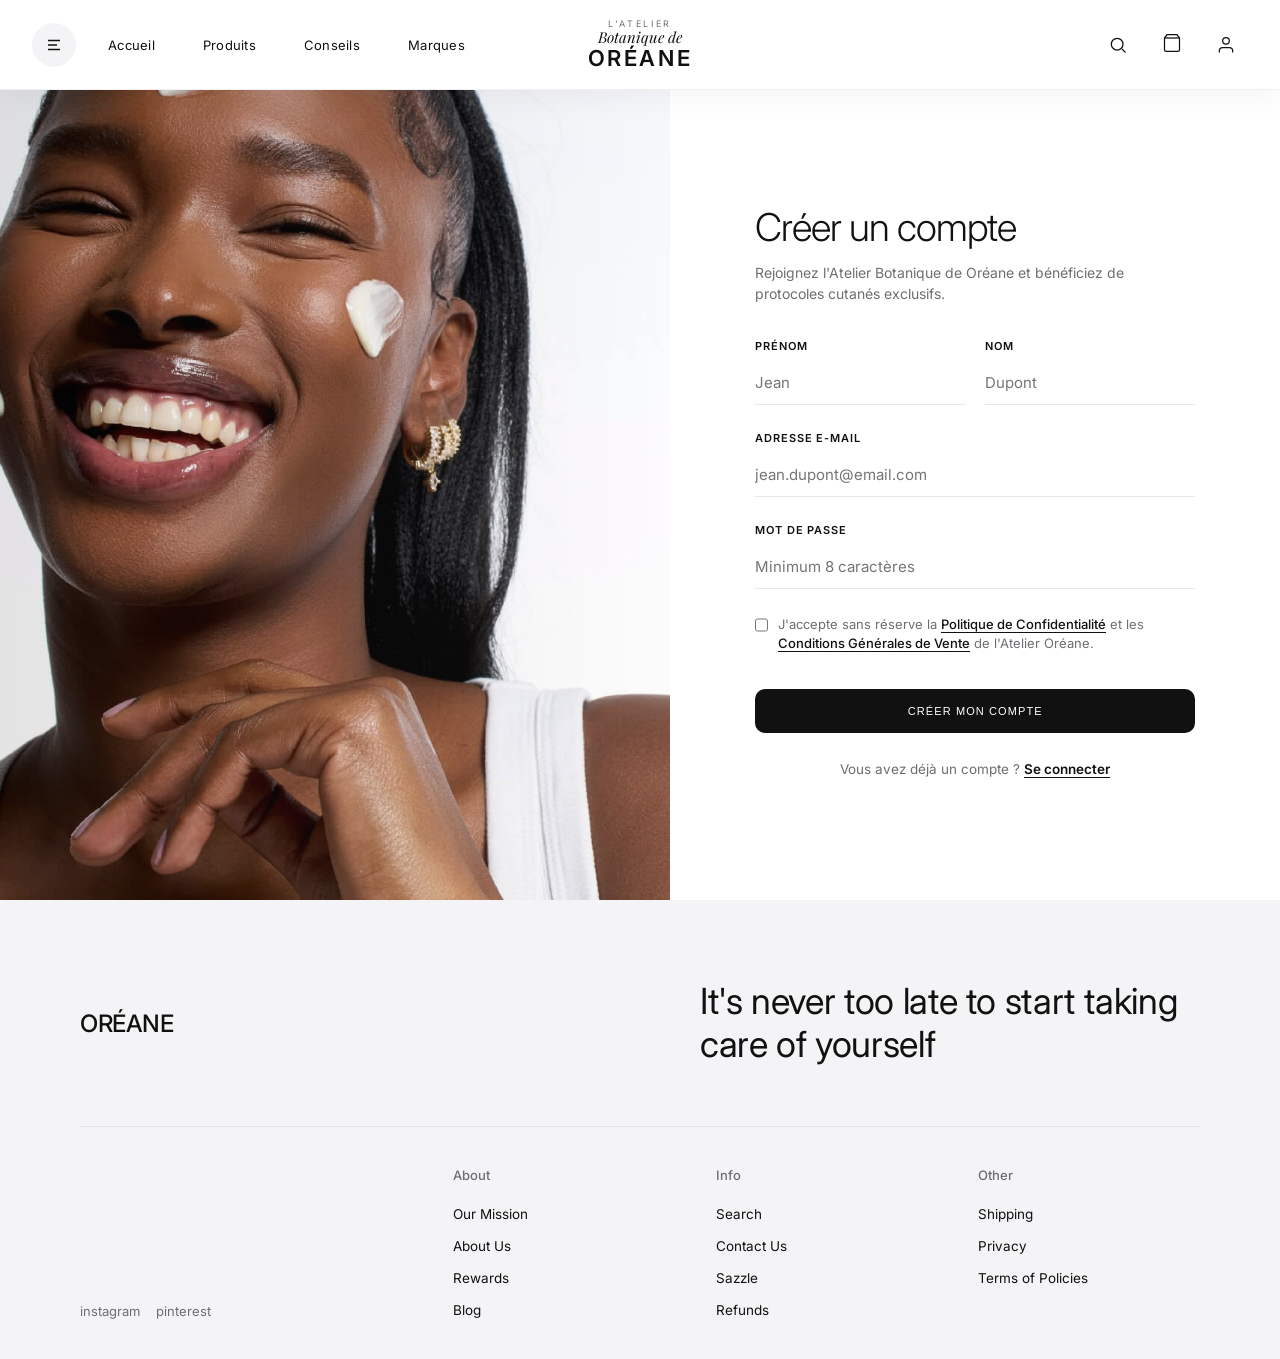
<file: inscription.html>
<!DOCTYPE html>
<html lang="fr">
<head>
    <meta charset="utf-8"/>
    <meta content="width=device-width, initial-scale=1.0" name="viewport"/>
    <title>Créer un compte | Oréane</title>
        
    <link rel="preconnect" href="https://fonts.googleapis.com">
    <link rel="preconnect" href="https://fonts.gstatic.com" crossorigin>
    <link href="https://fonts.googleapis.com/css2?family=Inter:wght@300;400;500;600;700&family=Playfair+Display:ital,wght@1,400&display=swap" rel="stylesheet">
    <link href="https://fonts.googleapis.com/css2?family=Material+Symbols+Outlined:wght@100..700" rel="stylesheet"/>      
    <link rel="stylesheet" href="https://cdnjs.cloudflare.com/ajax/libs/font-awesome/6.0.0/css/all.min.css"> 
     <link rel="stylesheet" href="inscription.css">
</head>
<body>

    <div id="mobileDrawer" class="mobile-nav-card">
        <div class="card-inner">
            <a href="index.html" class="card-link"><span class="material-symbols-outlined">home</span>Accueil</a>
            <a href="produit.html" class="card-link"><span class="material-symbols-outlined">category</span>Produits</a>
            <a href="conseils.html" class="card-link"><span class="material-symbols-outlined">info</span>Conseils</a>
            <a href="marques.html" class="card-link"><span class="material-symbols-outlined">star</span>Marques</a>
        </div>
    </div>

    <header id="mainHeader">
        <nav>
          <div class="nav-left">
            <button class="menu-btn" id="openBtn" aria-label="Open Menu">
              <svg viewBox="0 0 24 24" fill="none" stroke="currentColor"><line x1="4" y1="6" x2="20" y2="6"/><line x1="4" y1="12" x2="16" y2="12"/><line x1="4" y1="18" x2="20" y2="18"/></svg>
            </button>
            <div class="nav-pills-desktop">
                <a href="index.html" class="nav-pill">Accueil</a>
                <a href="produit.html" class="nav-pill">Produits</a>
                <a href="conseils.html" class="nav-pill">Conseils</a>
                <a href="marques.html" class="nav-pill">Marques</a>
            </div>
          </div>

          <div class="nav-center">
            <span class="logo-sub">L'Atelier</span>
            <span class="logo-signature">Botanique de</span>
            <a href="#" class="logo-main">Oréane</a>
          </div>

          <div class="nav-right">
            <button class="icon-btn" aria-label="Search">
              <svg viewBox="0 0 24 24" fill="none" stroke="currentColor"><circle cx="11" cy="11" r="7"/><line x1="21" y1="21" x2="16.65" y2="16.65"/></svg>
            </button>
            <button class="icon-btn" aria-label="Cart">
              <a href="panier.html" style="color: var(--charcoal);">
                <svg viewBox="0 0 24 24" fill="none" stroke="currentColor"><path d="M6 2 3 6v14a2 2 0 0 0 2 2h14a2 2 0 0 0 2-2V6l-3-4z"/><line x1="3" y1="6" x2="21" y2="6"/></svg>
              </a>
            </button>
            <button class="icon-btn" aria-label="Account">
              <svg viewBox="0 0 24 24" fill="none" stroke="currentColor"><path d="M20 21v-2a4 4 0 0 0-4-4H8a4 4 0 0 0-4 4v2"/><circle cx="12" cy="7" r="4"/></svg>
            </button>
          </div>
        </nav>
    </header>

    <div class="page-split-container">
        
        <div class="split-image-side"></div>
        
        <div class="split-form-side">
            <div class="auth-container">
                <div class="auth-header">
                    <h1>Créer un compte</h1>
                    <p>Rejoignez l'Atelier Botanique de Oréane et bénéficiez de protocoles cutanés exclusifs.</p>
                </div>
                
                <form action="#" method="POST">
                    <div class="form-row">
                        <div class="form-group">
                            <label for="firstname">Prénom</label>
                            <input type="text" id="firstname" required placeholder="Jean">
                        </div>
                        <div class="form-group">
                            <label for="lastname">Nom</label>
                            <input type="text" id="lastname" required placeholder="Dupont">
                        </div>
                    </div>

                    <div class="form-group">
                        <label for="email">Adresse e-mail</label>
                        <input type="email" id="email" required placeholder="jean.dupont@email.com">
                    </div>
                    
                    <div class="form-group">
                        <label for="password">Mot de passe</label>
                        <input type="password" id="password" required placeholder="Minimum 8 caractères">
                    </div>
                    
                    <label class="policy-check">
                        <input type="checkbox" required>
                        <span>J'accepte sans réserve la <a href="#">Politique de Confidentialité</a> et les <a href="#">Conditions Générales de Vente</a> de l'Atelier Oréane.</span>
                    </label>
                    
                    <button type="submit" class="auth-btn">Créer mon compte</button>
                </form>
                
                <div class="auth-switch">
                    Vous avez déjà un compte ? <a href="connexion.html">Se connecter</a>
                </div>
            </div>
        </div>
    </div>

    <footer class="capsule-footer">
      <div class="footer-top-block">
        <div class="footer-brand">Oréane</div>
        <div class="footer-statement">
          <h2>It's never too late to start taking care of yourself</h2>
        </div>
      </div>

      <div class="footer-links-grid">
        <div class="footer-social-column">
          <a href="#">instagram</a>
          <a href="#">pinterest</a>
        </div>
        
        <div class="footer-column">
          <h5>About</h5>
          <ul>
            <li><a href="#">Our Mission</a></li>
            <li><a href="#">About Us</a></li>
            <li><a href="#">Rewards</a></li>
            <li><a href="#">Blog</a></li>
          </ul>
        </div>

        <div class="footer-column">
          <h5>Info</h5>
          <ul>
            <li><a href="#">Search</a></li>
            <li><a href="#">Contact Us</a></li>
            <li><a href="#">Sazzle</a></li>
            <li><a href="#">Refunds</a></li>
          </ul>
        </div>

        <div class="footer-column">
          <h5>Other</h5>
          <ul>
            <li><a href="#">Shipping</a></li>
            <li><a href="#">Privacy</a></li>
            <li><a href="#">Terms of Policies</a></li>
          </ul>
        </div>
      </div>
    </footer>

    <script src="inscription.js"> </script>
</body>
</html>
</file>
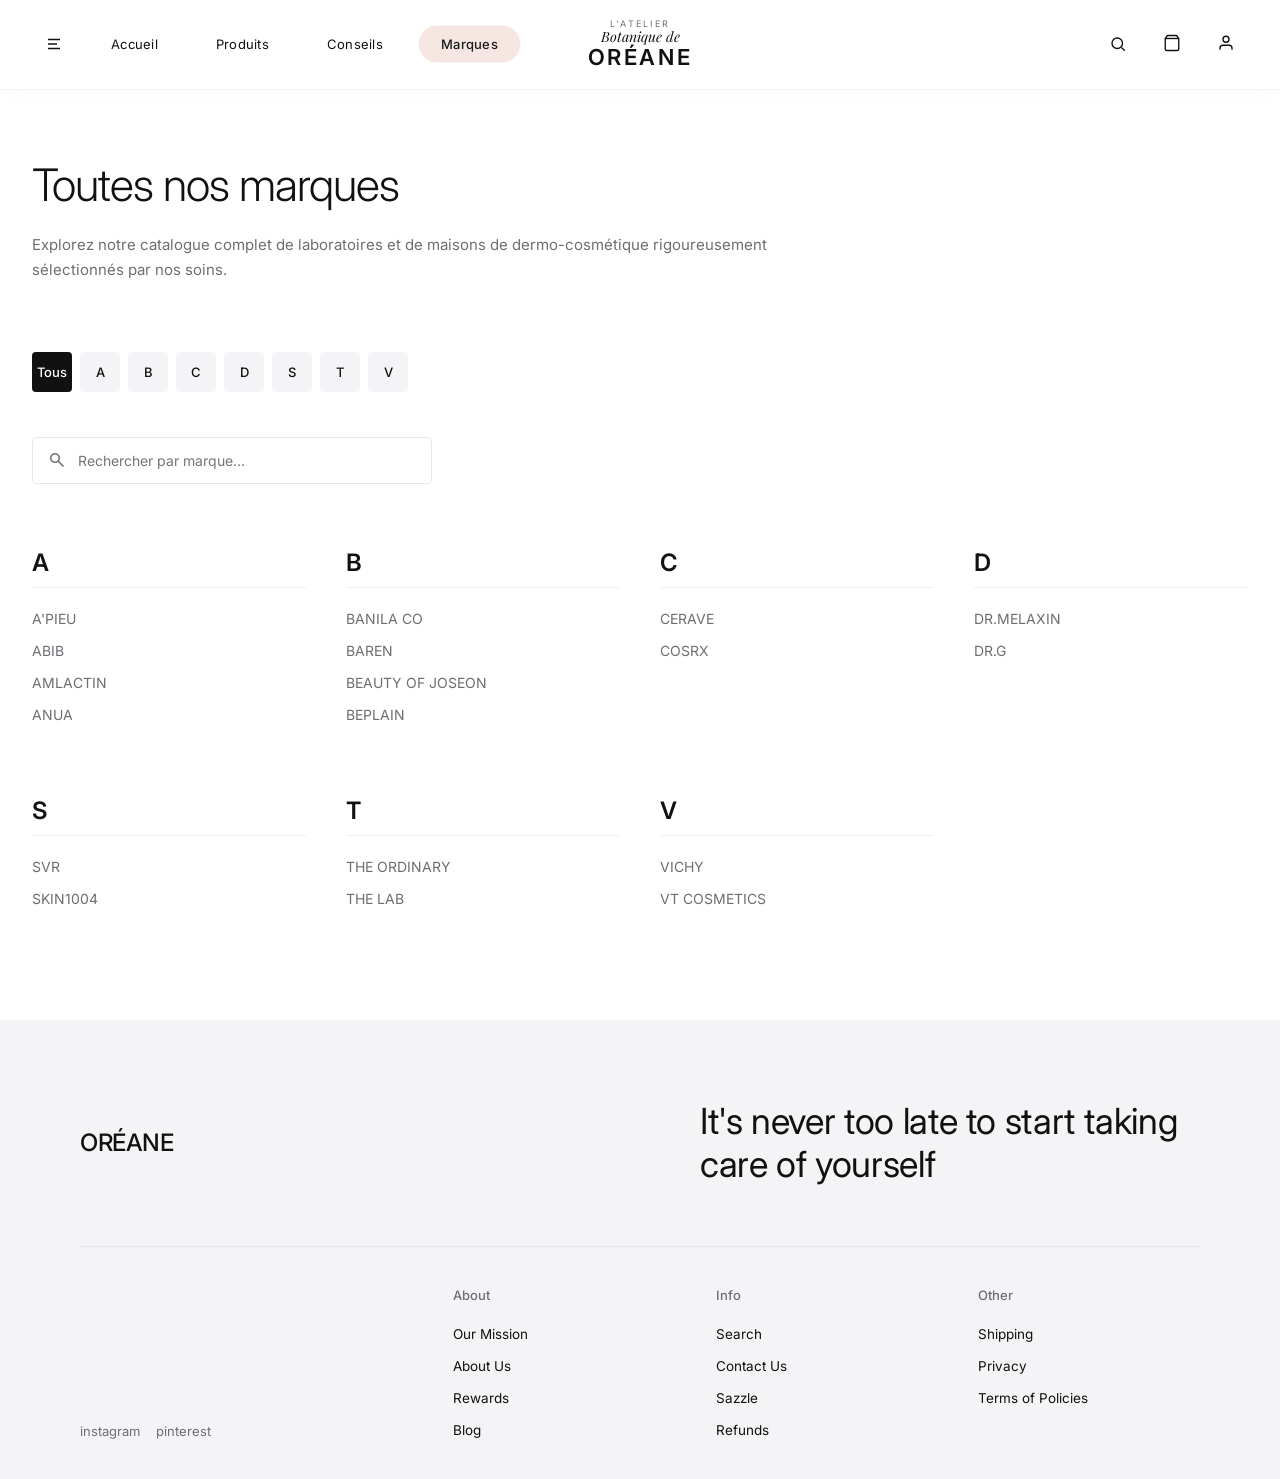
<file: marques.html>
<!DOCTYPE html>
<html lang="fr">
<head>
    <meta charset="utf-8"/>
    <meta content="width=device-width, initial-scale=1.0" name="viewport"/>
    <title>Nos Marques | Oréane</title>
        
    <link rel="preconnect" href="https://fonts.googleapis.com">
    <link rel="preconnect" href="https://fonts.gstatic.com" crossorigin>
    <link href="https://fonts.googleapis.com/css2?family=Inter:wght@300;400;500;600;700&family=Playfair+Display:ital,wght@1,400&display=swap" rel="stylesheet">
    <link href="https://fonts.googleapis.com/css2?family=Material+Symbols+Outlined:wght@100..700" rel="stylesheet"/>      
    <link rel="stylesheet" href="https://cdnjs.cloudflare.com/ajax/libs/font-awesome/6.0.0/css/all.min.css"> 
    <link rel="stylesheet" href="marques.css">

</head>
<body>

    <!-- SÉCURISATION DES ICÔNES CALQUÉES SUR LA PAGE CONSEILS -->
    <div id="mobileDrawer" class="mobile-nav-card">
        <div class="card-inner">
            <a href="index.html" class="card-link"><span class="material-symbols-outlined">home</span>Accueil</a>
            <a href="produit.html" class="card-link"><span class="material-symbols-outlined">category</span>Produits</a>
            <a href="conseils.html" class="card-link"><span class="material-symbols-outlined">info</span>Conseils</a>
            <a href="marques.html" class="card-link"><span class="material-symbols-outlined">star</span>Marques</a>
        </div>
    </div>

    <header id="mainHeader">
        <nav>
            <div class="nav-left">
                <button class="menu-btn" id="openBtn" aria-label="Open Menu">
                    <svg viewBox="0 0 24 24" fill="none" stroke="currentColor"><line x1="4" y1="6" x2="20" y2="6"/><line x1="4" y1="12" x2="16" y2="12"/><line x1="4" y1="18" x2="20" y2="18"/></svg>
                </button>
                <a href="index.html" class="nav-pill">Accueil</a>
                <a href="produit.html" class="nav-pill">Produits</a>
                <a href="conseils.html" class="nav-pill">Conseils</a>
                <a href="marques.html" class="nav-pill active">Marques</a>
            </div>

            <div class="nav-center">
                <span class="logo-sub">L'Atelier</span>
                <span class="logo-signature">Botanique de</span>
                <a href="#" class="logo-main">Oréane</a>
            </div>

            <div class="nav-right">
                <button class="icon-btn" aria-label="Search">
                    <svg viewBox="0 0 24 24" fill="none" stroke="currentColor"><circle cx="11" cy="11" r="7"/><line x1="21" y1="21" x2="16.65" y2="16.65"/></svg>
                </button>
                <button class="icon-btn" aria-label="Cart">
                    <a href="panier.html" style="color: var(--charcoal);">
                        <svg viewBox="0 0 24 24" fill="none" stroke="currentColor"><path d="M6 2 3 6v14a2 2 0 0 0 2 2h14a2 2 0 0 0 2-2V6l-3-4z"/><line x1="3" y1="6" x2="21" y2="6"/></svg>
                    </a>
                </button>
                <button class="icon-btn" aria-label="Account">
                    <a href="inscription.html" style="color: var(--charcoal);">
                        <svg viewBox="0 0 24 24" fill="none" stroke="currentColor"><path d="M20 21v-2a4 4 0 0 0-4-4H8a4 4 0 0 0-4 4v2"/><circle cx="12" cy="7" r="4"/></svg>
                    </a>
                </button>
            </div>
        </nav>
    </header>

    <main class="brands-page-wrapper">
        <section class="brands-intro">
            <h1>Toutes nos marques</h1>
            <p>Explorez notre catalogue complet de laboratoires et de maisons de dermo-cosmétique rigoureusement sélectionnés par nos soins.</p>
        </section>

        <div class="alphabet-nav">
            <span class="letter-btn active" onclick="filtrerLettre('ALL')">Tous</span>
            <span class="letter-btn" onclick="filtrerLettre('A')">A</span>
            <span class="letter-btn" onclick="filtrerLettre('B')">B</span>
            <span class="letter-btn" onclick="filtrerLettre('C')">C</span>
            <span class="letter-btn" onclick="filtrerLettre('D')">D</span>
            <span class="letter-btn" onclick="filtrerLettre('S')">S</span>
            <span class="letter-btn" onclick="filtrerLettre('T')">T</span>
            <span class="letter-btn" onclick="filtrerLettre('V')">V</span>
        </div>

        <div class="search-brand-box">
            <span class="material-symbols-outlined search-icon">search</span>
            <input type="text" id="brandSearchInput" onkeyup="rechercherMarque()" placeholder="Rechercher par marque...">
        </div>

        <section class="directory-container" id="directory-container">
            
            <div class="directory-block" data-letter="A">
                <div class="directory-letter">A</div>
                <ul class="brand-list">
                    <li class="brand-list-item"><a href="#">A'PIEU</a></li>
                    <li class="brand-list-item"><a href="#">ABIB</a></li>
                    <li class="brand-list-item"><a href="#">AMLACTIN</a></li>
                    <li class="brand-list-item"><a href="#">ANUA</a></li>
                </ul>
            </div>

            <div class="directory-block" data-letter="B">
                <div class="directory-letter">B</div>
                <ul class="brand-list">
                    <li class="brand-list-item"><a href="#">BANILA CO</a></li>
                    <li class="brand-list-item"><a href="#">BAREN</a></li>
                    <li class="brand-list-item"><a href="#">BEAUTY OF JOSEON</a></li>
                    <li class="brand-list-item"><a href="#">BEPLAIN</a></li>
                </ul>
            </div>

            <div class="directory-block" data-letter="C">
                <div class="directory-letter">C</div>
                <ul class="brand-list">
                    <li class="brand-list-item"><a href="#">CERAVE</a></li>
                    <li class="brand-list-item"><a href="#">COSRX</a></li>
                </ul>
            </div>

            <div class="directory-block" data-letter="D">
                <div class="directory-letter">D</div>
                <ul class="brand-list">
                    <li class="brand-list-item"><a href="#">DR.MELAXIN</a></li>
                    <li class="brand-list-item"><a href="#">DR.G</a></li>
                </ul>
            </div>

            <div class="directory-block" data-letter="S">
                <div class="directory-letter">S</div>
                <ul class="brand-list">
                    <li class="brand-list-item"><a href="#">SVR</a></li>
                    <li class="brand-list-item"><a href="#">SKIN1004</a></li>
                </ul>
            </div>

            <div class="directory-block" data-letter="T">
                <div class="directory-letter">T</div>
                <ul class="brand-list">
                    <li class="brand-list-item"><a href="#">THE ORDINARY</a></li>
                    <li class="brand-list-item"><a href="#">THE LAB</a></li>
                </ul>
            </div>

            <div class="directory-block" data-letter="V">
                <div class="directory-letter">V</div>
                <ul class="brand-list">
                    <li class="brand-list-item"><a href="#">VICHY</a></li>
                    <li class="brand-list-item"><a href="#">VT COSMETICS</a></li>
                </ul>
            </div>

        </section>
    </main>

     <footer class="capsule-footer">
      <div class="footer-top-block">
        <div class="footer-brand">Oréane</div>
        <div class="footer-statement">
          <h2>It's never too late to start taking care of yourself</h2>
        </div>
      </div>

      <div class="footer-links-grid">
        <div class="footer-social-column">
          <a href="#">instagram</a>
          <a href="#">pinterest</a>
        </div>
        
        <div class="footer-column">
          <h5>About</h5>
          <ul>
            <li><a href="#">Our Mission</a></li>
            <li><a href="#">About Us</a></li>
            <li><a href="#">Rewards</a></li>
            <li><a href="#">Blog</a></li>
          </ul>
        </div>

        <div class="footer-column">
          <h5>Info</h5>
          <ul>
            <li><a href="#">Search</a></li>
            <li><a href="#">Contact Us</a></li>
            <li><a href="#">Sazzle</a></li>
            <li><a href="#">Refunds</a></li>
          </ul>
        </div>

        <div class="footer-column">
          <h5>Other</h5>
          <ul>
            <li><a href="#">Shipping</a></li>
            <li><a href="#">Privacy</a></li>
            <li><a href="#">Terms of Policies</a></li>
          </ul>
        </div>
      </div>
    </footer>

    <script src="marques.js"></script>
</body>
</html>
</file>
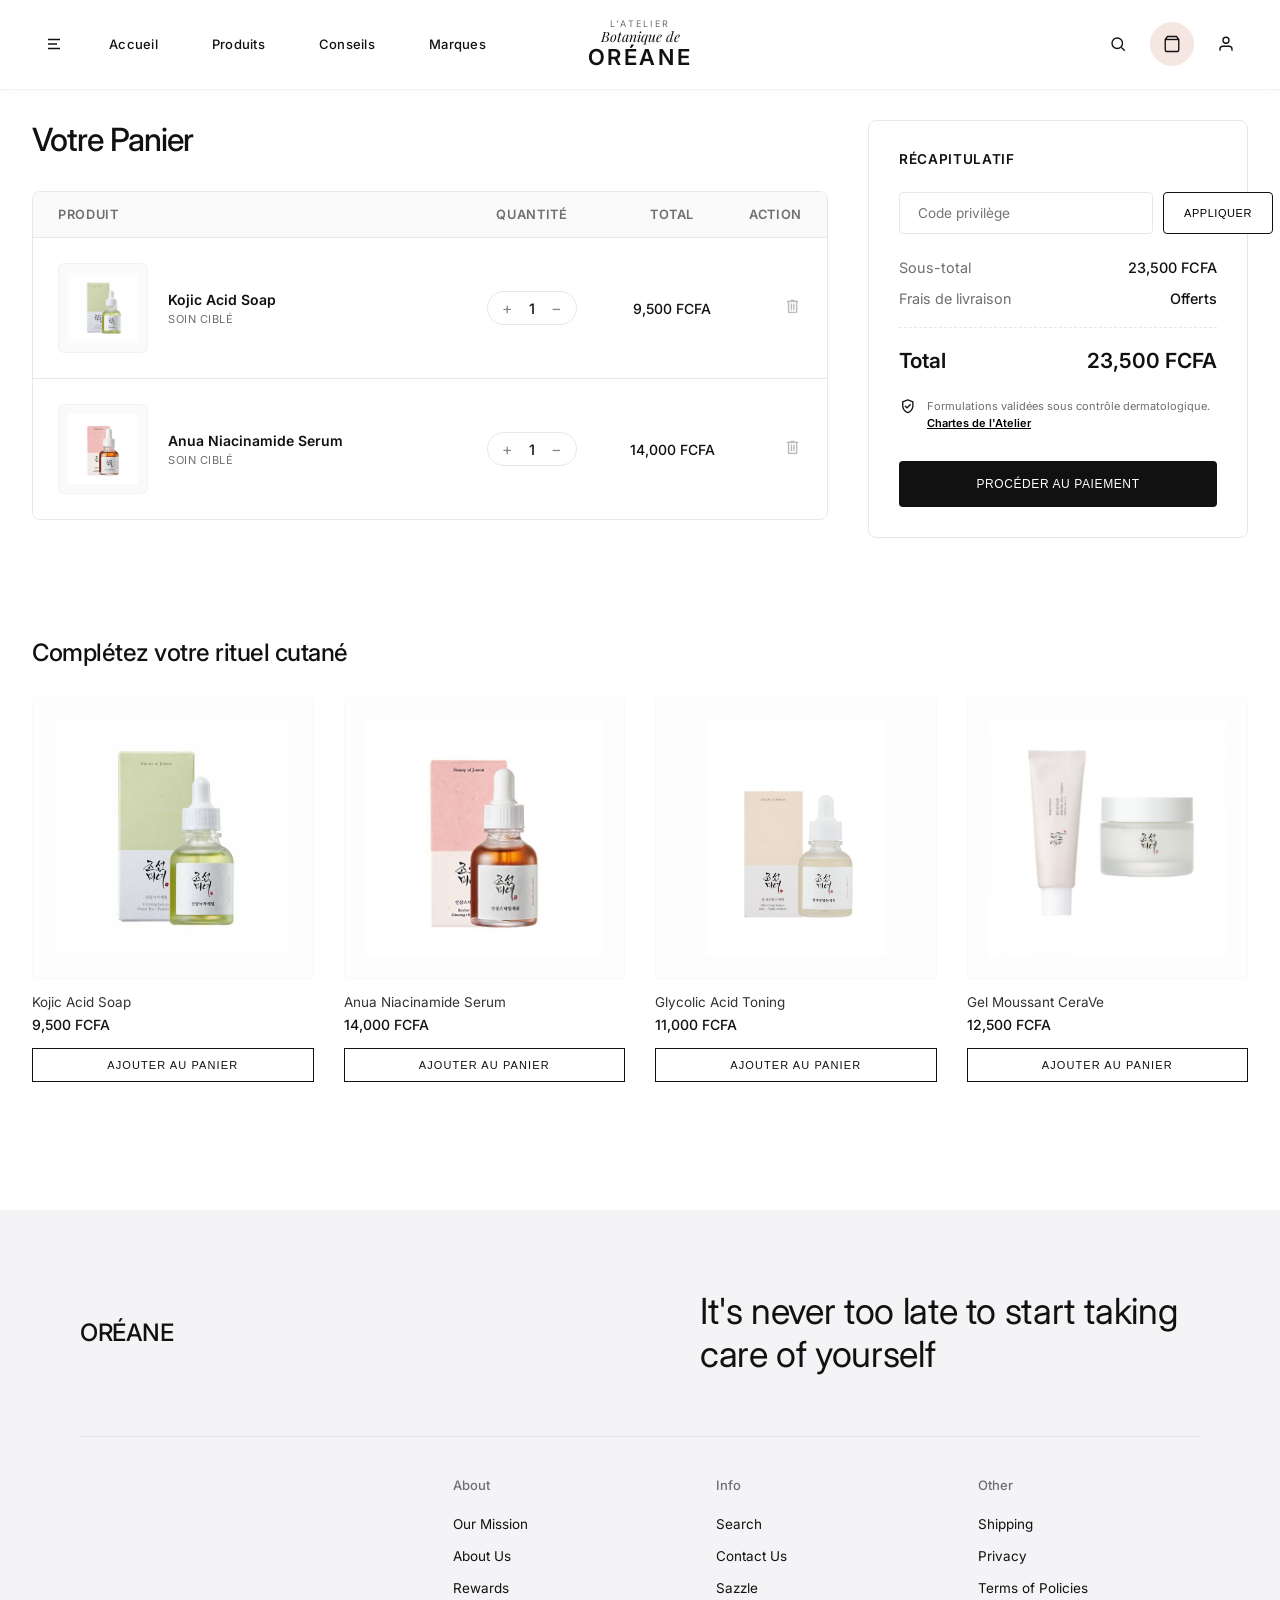
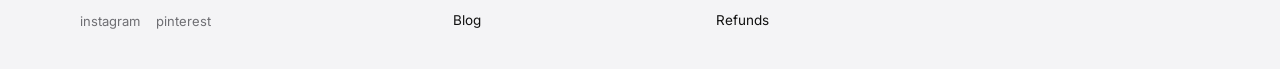
<file: panier.html>
<!DOCTYPE html>
<html lang="fr">
<head>
    <meta charset="utf-8"/>
    <meta content="width=device-width, initial-scale=1.0" name="viewport"/>
    <title>Mon Panier | Oréane</title>
        
    <link rel="preconnect" href="https://fonts.googleapis.com">
    <link rel="preconnect" href="https://fonts.gstatic.com" crossorigin>
    <link href="https://fonts.googleapis.com/css2?family=Inter:wght@300;400;500;600;700&family=Playfair+Display:ital,wght@1,400&display=swap" rel="stylesheet">
    <link href="https://fonts.googleapis.com/css2?family=Material+Symbols+Outlined:wght@100..700" rel="stylesheet"/>      
    <link rel="stylesheet" href="https://cdnjs.cloudflare.com/ajax/libs/font-awesome/6.0.0/css/all.min.css"> 
     <link rel="stylesheet" href="panier.css">
</head>
<body>

    <div id="mobileDrawer" class="mobile-nav-card">
        <div class="card-inner">
            <a href="index.html" class="card-link"><span class="material-symbols-outlined">home</span>Accueil</a>
            <a href="produit.html" class="card-link"><span class="material-symbols-outlined">category</span>Produits</a>
            <a href="conseils.html" class="card-link"><span class="material-symbols-outlined">info</span>Conseils</a>
            <a href="marques.html" class="card-link"><span class="material-symbols-outlined">star</span>Marques</a>
        </div>
    </div>

    <header id="mainHeader">
        <nav>
          <div class="nav-left">
            <button class="menu-btn" id="openBtn" aria-label="Open Menu">
              <svg viewBox="0 0 24 24" fill="none" stroke="currentColor"><line x1="4" y1="6" x2="20" y2="6"/><line x1="4" y1="12" x2="16" y2="12"/><line x1="4" y1="18" x2="20" y2="18"/></svg>
            </button>
            <a href="index.html" class="nav-pill ">Accueil</a>
            <a href="produit.html" class="nav-pill">Produits</a>
            <a href="conseils.html" class="nav-pill">Conseils</a>
            <a href="marques.html" class="nav-pill ">Marques</a>
          </div>

          <div class="nav-center">
            <span class="logo-sub">L'Atelier</span>
            <span class="logo-signature">Botanique de</span>
            <a href="#" class="logo-main">Oréane</a>
          </div>

          <div class="nav-right">
            <button class="icon-btn" aria-label="Search">
              <svg viewBox="0 0 24 24" fill="none" stroke="currentColor"><circle cx="11" cy="11" r="7"/><line x1="21" y1="21" x2="16.65" y2="16.65"/></svg>
            </button>
            <button class="icon-btn" aria-label="Cart" style="width: 44px;
            height: 44px;
            border-radius: 50%;
            background: #F5E6E1;
            border: 1px solid #F5E6E1;
            color: var(--charcoal);
            cursor: pointer;
            display: flex;
            align-items: center;
            justify-content: center;
            position: relative;
            transition: var(--transition);">
              <svg viewBox="0 0 24 24" fill="none" stroke="currentColor"><path d="M6 2 3 6v14a2 2 0 0 0 2 2h14a2 2 0 0 0 2-2V6l-3-4z"/><line x1="3" y1="6" x2="21" y2="6"/></svg>
              <span class="cart-badge"></span>
            </button>
            <button class="icon-btn" aria-label="Account">
              <svg viewBox="0 0 24 24" fill="none" stroke="currentColor"><path d="M20 21v-2a4 4 0 0 0-4-4H8a4 4 0 0 0-4 4v2"/><circle cx="12" cy="7" r="4"/></svg>
            </button>
          </div>
        </nav>
    </header>

    <div class="shop-container"></div>

    <main class="cart-wrapper">
        <section>
            <h1 class="cart-header-title">Votre Panier</h1>
            <div class="cart-table-container" id="cart-container">
                </div>
        </section>

        <aside>
            <div class="summary-container">
                <h2 class="summary-title">Récapitulatif</h2>
                <div class="promo-row">
                    <input type="text" placeholder="Code privilège">
                    <button type="button">Appliquer</button>
                </div>
                <div class="summary-line">
                    <span>Sous-total</span>
                    <span id="summary-subtotal">0 FCFA</span>
                </div>
                <div class="summary-line">
                    <span>Frais de livraison</span>
                    <span>Offerts</span>
                </div>
                <div class="summary-total">
                    <span>Total</span>
                    <span id="summary-total-price">0 FCFA</span>
                </div>
                <div class="warranty-box">
                    <span class="material-symbols-outlined">verified_user</span>
                    <p>Formulations validées sous contrôle dermatologique. <a href="#" style="color:#000; font-weight:600; text-decoration: underline;">Chartes de l'Atelier</a></p>
                </div>
                <button class="checkout-now">Procéder au paiement</button>
            </div>
        </aside>

        <section class="recommendations">
            <h2 class="rec-title">Complétez votre rituel cutané</h2>
            <div class="product-grid">
                <div class="product-card">
                  <div class="image-container"><img src="Images/Cor2.JPG" class="product-image" alt="Soin"></div>
                  <h3>Kojic Acid Soap</h3>
                  <div class="product-price">9,500 FCFA</div>
                  <button class="add-to-cart" onclick="ajouterAuPanierManuel(1, 'Kojic Acid Soap', 9500, 'Images/Cor2.JPG')">Ajouter au panier</button>
                </div>
                <div class="product-card">
                  <div class="image-container"><img src="Images/Cor3.JPG" class="product-image" alt="Serum"></div>
                  <h3>Anua Niacinamide Serum</h3>
                  <div class="product-price">14,000 FCFA</div>
                  <button class="add-to-cart" onclick="ajouterAuPanierManuel(2, 'Anua Niacinamide Serum', 14000, 'Images/Cor3.JPG')">Ajouter au panier</button>
                </div>
                <div class="product-card">
                  <div class="image-container"><img src="Images/serumj3.jpg" class="product-image" alt="Tonic"></div>
                  <h3>Glycolic Acid Toning</h3>
                  <div class="product-price">11,000 FCFA</div>
                  <button class="add-to-cart" onclick="ajouterAuPanierManuel(3, 'Glycolic Acid Toning', 11000, 'Images/serumj3.jpg')">Ajouter au panier</button>
                </div>
                <div class="product-card">
                  <div class="image-container"><img src="Images/B1.jpg" class="product-image" alt="Gel"></div>
                  <h3>Gel Moussant CeraVe</h3>
                  <div class="product-price">12,500 FCFA</div>
                  <button class="add-to-cart" onclick="ajouterAuPanierManuel(4, 'Gel Moussant CeraVe', 12500, 'Images/B1.jpg')">Ajouter au panier</button>
                </div>
            </div>
        </section>
    </main>

   <footer class="capsule-footer">
      <div class="footer-top-block">
        <div class="footer-brand">Oréane</div>
        <div class="footer-statement">
          <h2>It's never too late to start taking care of yourself</h2>
        </div>
      </div>

      <div class="footer-links-grid">
        <div class="footer-social-column">
          <a href="#">instagram</a>
          <a href="#">pinterest</a>
        </div>
        
        <div class="footer-column">
          <h5>About</h5>
          <ul>
            <li><a href="#">Our Mission</a></li>
            <li><a href="#">About Us</a></li>
            <li><a href="#">Rewards</a></li>
            <li><a href="#">Blog</a></li>
          </ul>
        </div>

        <div class="footer-column">
          <h5>Info</h5>
          <ul>
            <li><a href="#">Search</a></li>
            <li><a href="#">Contact Us</a></li>
            <li><a href="#">Sazzle</a></li>
            <li><a href="#">Refunds</a></li>
          </ul>
        </div>

        <div class="footer-column">
          <h5>Other</h5>
          <ul>
            <li><a href="#">Shipping</a></li>
            <li><a href="#">Privacy</a></li>
            <li><a href="#">Terms of Policies</a></li>
          </ul>
        </div>
      </div>
    </footer>
    <script src="panier.js"></script>
</body>
</html>
</file>
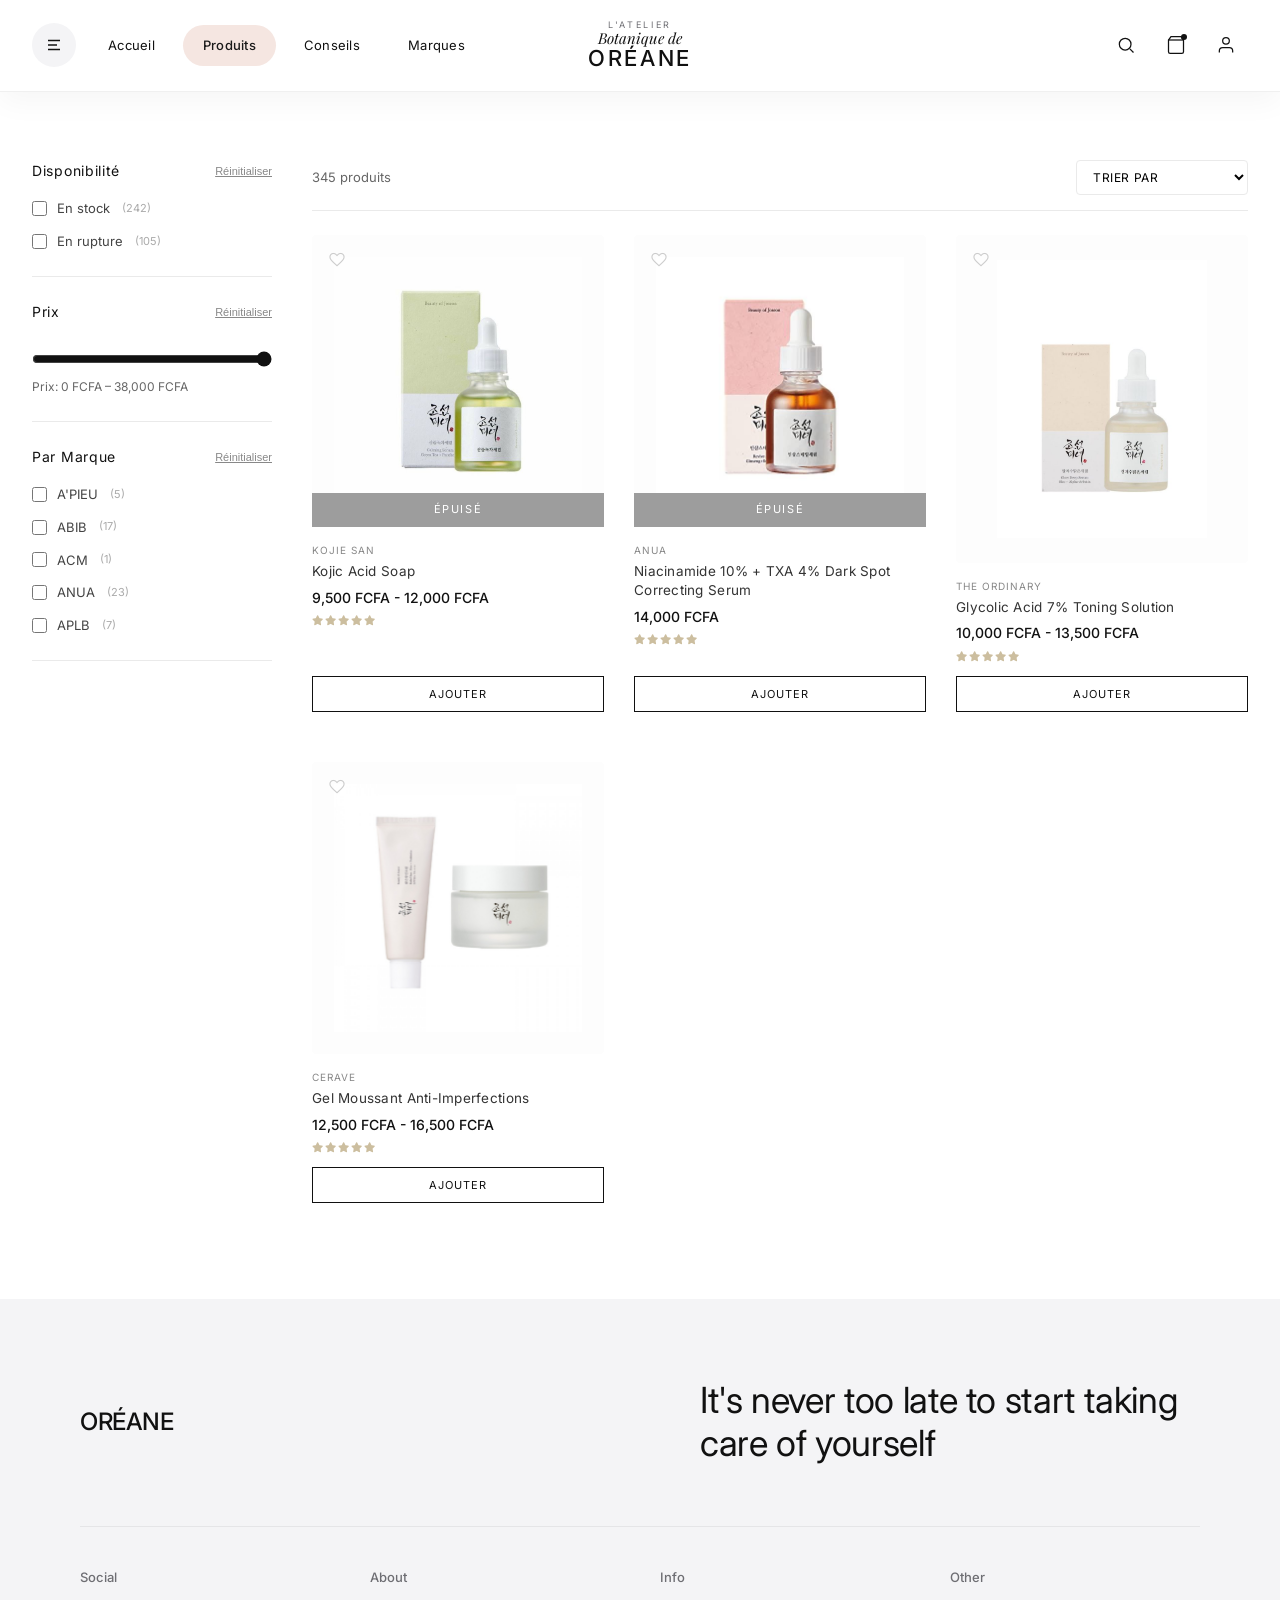
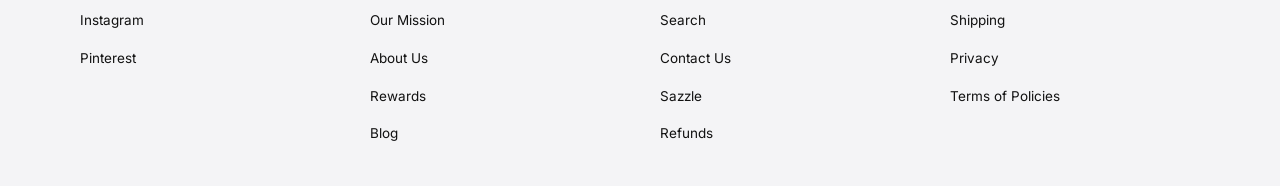
<file: produit.html>
<!DOCTYPE html>
<html lang="fr">
<head>
    <meta charset="utf-8"/>
    <meta content="width=device-width, initial-scale=1.0" name="viewport"/>
    <title>La Collection | Oréane</title>
        
    <link rel="preconnect" href="https://fonts.googleapis.com">
    <link rel="preconnect" href="https://fonts.gstatic.com" crossorigin>
    <link href="https://fonts.googleapis.com/css2?family=Inter:wght@300;400;500;600&family=Playfair+Display:ital,wght@1,400&display=swap" rel="stylesheet">
    <link href="https://fonts.googleapis.com/css2?family=Material+Symbols+Outlined:wght@100..700" rel="stylesheet"/>
    <link rel="stylesheet" href="https://cdnjs.cloudflare.com/ajax/libs/font-awesome/6.0.0/css/all.min.css"> 
    <link rel="stylesheet" href="produit.css">
</head>
<body>

    <header id="mainHeader">
        <nav>
            <div class="nav-left">
                <button class="menu-btn" id="menuBtn" aria-label="Open Menu">
                    <svg viewBox="0 0 24 24" fill="none" stroke="currentColor"><line x1="4" y1="6" x2="20" y2="6"/><line x1="4" y1="12" x2="16" y2="12"/><line x1="4" y1="18" x2="20" y2="18"/></svg>
                </button>
                <div class="nav-pills-desktop">
                    <a href="index.html" class="nav-pill">Accueil</a>
                    <a href="produit.html" class="nav-pill active">Produits</a>
                    <a href="conseils.html" class="nav-pill">Conseils</a>
                    <a href="marques.html" class="nav-pill">Marques</a>
                </div>
            </div>

            <div class="nav-center">
                <span class="logo-sub">L'Atelier</span>
                <span class="logo-signature">Botanique de</span>
                <a href="#" class="logo-main">Oréane</a>
            </div>

            <div class="nav-right">
                <button class="icon-btn" aria-label="Search">
                    <svg viewBox="0 0 24 24" fill="none" stroke="currentColor"><circle cx="11" cy="11" r="7"/><line x1="21" y1="21" x2="16.65" y2="16.65"/></svg>
                </button>
                <a href="panier.html" style="text-decoration: none;">
                    <button class="icon-btn" aria-label="Cart">
                        <svg viewBox="0 0 24 24" fill="none" stroke="currentColor"><path d="M6 2 3 6v14a2 2 0 0 0 2 2h14a2 2 0 0 0 2-2V6l-3-4z"/><line x1="3" y1="6" x2="21" y2="6"/></svg>
                        <span class="cart-badge"></span>
                    </button>
                </a>
                <a href="inscription.html" style="text-decoration: none;">
                    <button class="icon-btn" aria-label="Account">
                        <svg viewBox="0 0 24 24" fill="none" stroke="currentColor"><path d="M20 21v-2a4 4 0 0 0-4-4H8a4 4 0 0 0-4 4v2"/><circle cx="12" cy="7" r="4"/></svg>
                    </button>
                </a>
            </div>
        </nav>
        
        <!-- TIROIR NAVIGATION MOBILE -->
        <div class="mobile-drawer" id="mobileDrawer">
            <div class="drawer-links">
                <a href="index.html">Accueil</a>
                <a href="produit.html" class="active">Produits</a>
                <a href="conseils.html">Conseils</a>
                <a href="marques.html">Marques</a>
            </div>
        </div>
    </header>

    <!-- FOND SOMBRE DES FILTRES MOBILES -->
    <div class="drawer-backdrop" id="drawerBackdrop" onclick="closeAllDrawers()"></div>
    
    <!-- TIROIR DES FILTRES SUR MOBILE -->
    <div class="mobile-filters-drawer" id="mobileFiltersDrawer">
        <div class="drawer-header">
            <h4 style="text-transform: uppercase; font-size: 14px; letter-spacing: 0.05em;">Filtres</h4>
            <button class="close-drawer-btn" onclick="toggleFiltersDrawer(false)">&times;</button>
        </div>
        
        <div class="filter-group">
            <div class="filter-title-box">
                <h4>Disponibilité</h4>
                <button class="filter-reset-link">Réinitialiser</button>
            </div>
            <ul class="filter-options-list">
                <li><label class="filter-checkbox-label"><input type="checkbox"> En stock <span class="filter-count">(242)</span></label></li>
                <li><label class="filter-checkbox-label"><input type="checkbox"> En rupture <span class="filter-count">(105)</span></label></li>
            </ul>
        </div>

        <div class="filter-group">
            <div class="filter-title-box">
                <h4>Prix</h4>
                <button class="filter-reset-link">Réinitialiser</button>
            </div>
            <div class="price-range-box">
                <input type="range" class="price-slider" min="0" max="38000" value="38000">
                <div class="price-values">Prix: 0 FCFA – 38,000 FCFA</div>
            </div>
        </div>

        <div class="filter-group">
            <div class="filter-title-box">
                <h4>Par marque</h4>
                <button class="filter-reset-link">Réinitialiser</button>
            </div>
            <ul class="filter-options-list">
                <li><label class="filter-checkbox-label"><input type="checkbox"> A'PIEU <span class="filter-count">(5)</span></label></li>
                <li><label class="filter-checkbox-label"><input type="checkbox"> ABIB <span class="filter-count">(17)</span></label></li>
                <li><label class="filter-checkbox-label"><input type="checkbox"> ACM <span class="filter-count">(1)</span></label></li>
                <li><label class="filter-checkbox-label"><input type="checkbox"> ANUA <span class="filter-count">(23)</span></label></li>
                <li><label class="filter-checkbox-label"><input type="checkbox"> APLB <span class="filter-count">(7)</span></label></li>
            </ul>
        </div>
    </div>

    <div class="shop-container">
        <aside class="sidebar-filters">
            <div class="filter-group">
                <div class="filter-title-box">
                    <h4>Disponibilité</h4>
                    <button class="filter-reset-link">Réinitialiser</button>
                </div>
                <ul class="filter-options-list">
                    <li><label class="filter-checkbox-label"><input type="checkbox"> En stock <span class="filter-count">(242)</span></label></li>
                    <li><label class="filter-checkbox-label"><input type="checkbox"> En rupture <span class="filter-count">(105)</span></label></li>
                </ul>
            </div>

            <div class="filter-group">
                <div class="filter-title-box">
                    <h4>Prix</h4>
                    <button class="filter-reset-link">Réinitialiser</button>
                </div>
                <div class="price-range-box">
                    <input type="range" class="price-slider" min="0" max="38000" value="38000">
                    <div class="price-values">Prix: 0 FCFA – 38,000 FCFA</div>
                </div>
            </div>

            <div class="filter-group">
                <div class="filter-title-box">
                    <h4>Par marque</h4>
                    <button class="filter-reset-link">Réinitialiser</button>
                </div>
                <ul class="filter-options-list">
                    <li><label class="filter-checkbox-label"><input type="checkbox"> A'PIEU <span class="filter-count">(5)</span></label></li>
                    <li><label class="filter-checkbox-label"><input type="checkbox"> ABIB <span class="filter-count">(17)</span></label></li>
                    <li><label class="filter-checkbox-label"><input type="checkbox"> ACM <span class="filter-count">(1)</span></label></li>
                    <li><label class="filter-checkbox-label"><input type="checkbox"> ANUA <span class="filter-count">(23)</span></label></li>
                    <li><label class="filter-checkbox-label"><input type="checkbox"> APLB <span class="filter-count">(7)</span></label></li>
                </ul>
            </div>
        </aside>

        <main class="main-shop-content">
            <header class="shop-header">
                <div class="products-count">345 produits</div>
                <div class="shop-header-actions">
                    <div class="mobile-filter-btn-box">
                        <button class="btn-filter-trigger" onclick="toggleFiltersDrawer(true)">
                            <span class="material-symbols-outlined" style="font-size:16px;">tune</span> Filtres
                        </button>
                    </div>
                    <select class="sort-select-box">
                        <option>Trier par</option>
                        <option>Prix croissant</option>
                        <option>Prix décroissant</option>
                    </select>
                </div>
            </header>

            <div class="product-grid" id="products-grid">
                <div class="product-card" data-cat="nettoyant">
                    <div class="image-container">
                        <button class="favorite-btn"><span class="material-symbols-outlined">favorite</span></button>
                        <img src="Images/Cor2.JPG" class="product-image" alt="Soin">
                        <div class="soldout-overlay">Épuisé</div>
                    </div>
                    <div class="product-brand">Kojie San</div>
                    <h3>Kojic Acid Soap</h3>
                    <div class="product-price">9,500 FCFA - 12,000 FCFA</div>
                    <div class="product-rating">
                        <i class="fas fa-star"></i><i class="fas fa-star"></i><i class="fas fa-star"></i><i class="fas fa-star"></i><i class="fas fa-star"></i>
                    </div>
                    <button class="add-to-cart" onclick="ajouterAuPanier(1, 'Kojic Acid Soap', 9500, 'Cor2.JPG')">Ajouter</button>
                </div>

                <div class="product-card" data-cat="serum">
                    <div class="image-container">
                        <button class="favorite-btn"><span class="material-symbols-outlined">favorite</span></button>
                        <img src="Images/Cor3.JPG" class="product-image" alt="Soin">
                        <div class="soldout-overlay">Épuisé</div>
                    </div>
                    <div class="product-brand">Anua</div>
                    <h3>Niacinamide 10% + TXA 4% Dark Spot Correcting Serum</h3>
                    <div class="product-price">14,000 FCFA</div>
                    <div class="product-rating">
                        <i class="fas fa-star"></i><i class="fas fa-star"></i><i class="fas fa-star"></i><i class="fas fa-star"></i><i class="fas fa-star"></i>
                    </div>
                    <button class="add-to-cart" onclick="ajouterAuPanier(2, 'Anua Serum', 14000, 'Cor3.JPG')">Ajouter</button>
                </div>

                <div class="product-card" data-cat="nettoyant">
                    <div class="image-container">
                        <button class="favorite-btn"><span class="material-symbols-outlined">favorite</span></button>
                        <img src="Images/serumj3.jpg" class="product-image" alt="Soin">
                    </div>
                    <div class="product-brand">The Ordinary</div>
                    <h3>Glycolic Acid 7% Toning Solution</h3>
                    <div class="product-price">10,000 FCFA - 13,500 FCFA</div>
                    <div class="product-rating">
                        <i class="fas fa-star"></i><i class="fas fa-star"></i><i class="fas fa-star"></i><i class="fas fa-star"></i><i class="fas fa-star"></i>
                    </div>
                    <button class="add-to-cart" onclick="ajouterAuPanier(3, 'Glycolic Acid', 10000, 'serumj3.jpg')">Ajouter</button>
                </div>

                <div class="product-card" data-cat="nettoyant">
                    <div class="image-container">
                        <button class="favorite-btn"><span class="material-symbols-outlined">favorite</span></button>
                        <img src="Images/B1.jpg" class="product-image" alt="Soin">
                    </div>
                    <div class="product-brand">CeraVe</div>
                    <h3>Gel Moussant Anti-Imperfections</h3>
                    <div class="product-price">12,500 FCFA - 16,500 FCFA</div>
                    <div class="product-rating">
                        <i class="fas fa-star"></i><i class="fas fa-star"></i><i class="fas fa-star"></i><i class="fas fa-star"></i><i class="fas fa-star"></i>
                    </div>
                    <button class="add-to-cart" onclick="ajouterAuPanier(4, 'Gel Moussant CeraVe', 12500, 'B1.jpg')">Ajouter</button>
                </div>
            </div>
        </main>
    </div>

    <footer class="capsule-footer">
        <div class="footer-top-block">
            <div class="footer-brand">Oréane</div>
            <div class="footer-statement">
                <h2>It's never too late to start taking care of yourself</h2>
            </div>
        </div>

        <div class="footer-links-grid">
            <div class="footer-column">
                <h5>Social</h5>
                <ul>
                    <li><a href="#">Instagram</a></li>
                    <li><a href="#">Pinterest</a></li>
                </ul>
            </div>
            
            <div class="footer-column">
                <h5>About</h5>
                <ul>
                    <li><a href="#">Our Mission</a></li>
                    <li><a href="#">About Us</a></li>
                    <li><a href="#">Rewards</a></li>
                    <li><a href="#">Blog</a></li>
                </ul>
            </div>

            <div class="footer-column">
                <h5>Info</h5>
                <ul>
                    <li><a href="#">Search</a></li>
                    <li><a href="#">Contact Us</a></li>
                    <li><a href="#">Sazzle</a></li>
                    <li><a href="#">Refunds</a></li>
                </ul>
            </div>

            <div class="footer-column">
                <h5>Other</h5>
                <ul>
                    <li><a href="#">Shipping</a></li>
                    <li><a href="#">Privacy</a></li>
                    <li><a href="#">Terms of Policies</a></li>
                </ul>
            </div>
        </div>
    </footer>

    <script src="produit.js"></script>
</body>
</html>
</file>
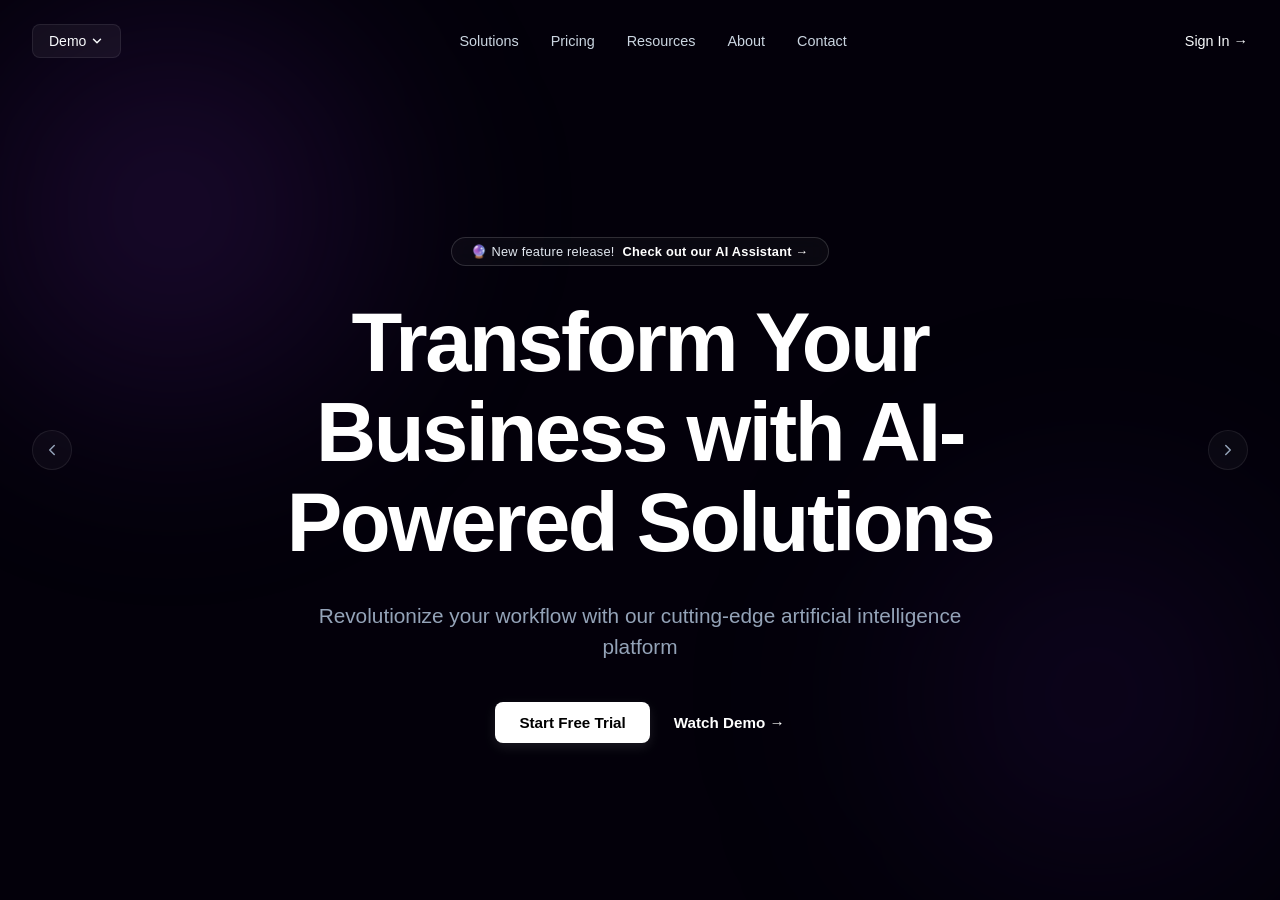
<file: test.html>
<!DOCTYPE html>
<html lang="fr">
<head>
    <meta charset="UTF-8">
    <meta name="viewport" content="width=device-width, initial-scale=1.0">
    <title>Transform Your Business with AI-Powered Solutions</title>
    <style>
        /* --- DESIGN ACCENTUÉ SOMBRE (Fidèle à l'image) --- */
        :root {
            --background: #03000a; /* Fond noir très profond */
            --foreground: #f8fafc; /* Texte blanc/brillant */
            --muted-foreground: #94a3b8; /* Texte secondaire gris atténué */
            --border: rgba(255, 255, 255, 0.08); /* Bordures discrètes */
            --radius: 8px;
            
            /* Couleurs exactes des halos lumineux violets en arrière-plan */
            --gradient-glow-1: rgba(112, 41, 179, 0.25); 
            --gradient-glow-2: rgba(43, 16, 84, 0.4);   
        }

        /* --- STYLES DE BASE --- */
        * {
            box-sizing: border-box;
            margin: 0;
            padding: 0;
        }

        body {
            font-family: -apple-system, BlinkMacSystemFont, "Segoe UI", Roboto, "Helvetica Neue", Arial, sans-serif;
            background-color: var(--background);
            color: var(--foreground);
            overflow-x: hidden;
            min-height: 100vh;
        }

        a {
            text-decoration: none;
            color: inherit;
            transition: all 0.2s ease;
        }

        /* --- CONTENEUR HERO AVEC EFFET LUMINEUX AMBIANT (BLUR GLOW) --- */
        .hero-container {
            position: relative;
            min-height: 100vh;
            width: 100vw;
            overflow: hidden;
            display: flex;
            flex-direction: column;
            justify-content: center;
        }

        /* Halos lumineux floutés imitant la maquette */
        .blur-gradient {
            position: absolute;
            inset: 0;
            z-index: -10;
            overflow: hidden;
            pointer-events: none;
        }

        .glow-ball-left {
            position: absolute;
            width: 600px;
            height: 600px;
            background: radial-gradient(circle, var(--gradient-glow-1) 0%, transparent 70%);
            top: -10%;
            left: -10%;
            filter: blur(80px);
        }

        .glow-ball-right {
            position: absolute;
            width: 500px;
            height: 500px;
            background: radial-gradient(circle, var(--gradient-glow-2) 0%, transparent 70%);
            bottom: -5%;
            right: -5%;
            filter: blur(100px);
        }

        /* --- BARRE DE NAVIGATION APPLATIE --- */
        header {
            position: absolute;
            top: 0;
            left: 0;
            right: 0;
            z-index: 40;
        }

        nav {
            max-width: 1400px;
            margin: 0 auto;
            padding: 1.5rem 2rem;
            display: flex;
            align-items: center;
            justify-content: space-between;
        }

        /* Menu déroulant "Demo" à gauche */
        .demo-dropdown {
            background: rgba(255, 255, 255, 0.05);
            border: 1px solid var(--border);
            padding: 0.5rem 1rem;
            border-radius: var(--radius);
            font-size: 0.875rem;
            font-weight: 500;
            display: flex;
            align-items: center;
            gap: 0.25rem;
            cursor: pointer;
        }

        /* Liens du centre */
        .desktop-nav {
            display: none;
            gap: 2rem;
        }

        .desktop-nav a {
            font-size: 0.9rem;
            font-weight: 500;
            color: #cbd5e1;
        }

        .desktop-nav a:hover {
            color: var(--foreground);
        }

        /* Bouton de connexion à droite */
        .login-desktop {
            display: none;
            font-size: 0.9rem;
            font-weight: 500;
        }

        .login-desktop a:hover {
            opacity: 0.8;
        }

        /* Menu mobile (Burger) */
        .mobile-menu-toggle {
            display: block;
            background: none;
            border: none;
            color: var(--muted-foreground);
            cursor: pointer;
            padding: 0.5rem;
        }

        @media (min-width: 1024px) {
            .desktop-nav { display: flex; }
            .login-desktop { display: flex; }
            .mobile-menu-toggle { display: none; }
        }

        /* --- TIROIR MOBILE MODALE --- */
        .mobile-menu-wrapper {
            display: none;
            position: fixed;
            inset: 0;
            z-index: 50;
        }

        .mobile-menu-overlay {
            position: fixed;
            inset: 0;
            background-color: rgba(0, 0, 0, 0.6);
            backdrop-filter: blur(8px);
        }

        .mobile-menu-panel {
            position: fixed;
            top: 0;
            bottom: 0;
            right: 0;
            width: 100%;
            max-width: 300px;
            background-color: #090514;
            padding: 2rem;
            border-left: 1px solid var(--border);
            transform: translateX(100%);
            transition: transform 0.2s ease-in-out;
        }

        .mobile-links {
            display: flex;
            flex-direction: column;
            gap: 1.5rem;
            margin-top: 3rem;
        }

        .mobile-links a {
            font-size: 1.1rem;
            font-weight: 500;
        }

        /* --- ZONE CONTENU (TEXTES IMMENSES) --- */
        .hero-content {
            position: relative;
            padding: 7rem 1.5rem 2rem 1.5rem;
            max-width: 1000px;
            margin: 0 auto;
            text-align: center;
            z-index: 10;
        }

        /* Flèches de navigation latérales (carrousel) */
        .nav-arrow {
            position: absolute;
            top: 50%;
            transform: translateY(-50%);
            background: rgba(255, 255, 255, 0.03);
            border: 1px solid var(--border);
            width: 40px;
            height: 40px;
            border-radius: 50%;
            display: flex;
            align-items: center;
            justify-content: center;
            cursor: pointer;
            color: var(--muted-foreground);
            transition: background 0.2s;
        }
        .nav-arrow:hover { background: rgba(255, 255, 255, 0.08); color: var(--foreground); }
        .arrow-left { left: 2rem; }
        .arrow-right { right: 2rem; }

        @media (max-width: 768px) { .nav-arrow { display: none; } }

        /* Pilule d'annonce centrale */
        .announcement-container {
            display: flex;
            justify-content: center;
            margin-bottom: 2rem;
        }

        .announcement-banner {
            font-size: 0.8rem;
            color: #e2e8f0;
            border: 1px solid rgba(255, 255, 255, 0.15);
            padding: 0.4rem 1.2rem;
            border-radius: 9999px;
            background: rgba(255, 255, 255, 0.03);
            backdrop-filter: blur(10px);
            letter-spacing: 0.02em;
        }

        .announcement-banner a {
            font-weight: 600;
            color: #fff;
            margin-left: 0.25rem;
        }

        /* H1 ultra large et dense */
        .hero-title {
            font-size: 2.5rem;
            font-weight: 700;
            letter-spacing: -0.03em;
            line-height: 1.08;
            color: #ffffff;
            max-width: 850px;
            margin: 0 auto;
        }

        @media (min-width: 768px) { .hero-title { font-size: 4.2rem; } }
        @media (min-width: 1100px) { .hero-title { font-size: 5.2rem; } }

        /* Descriptif gris discret */
        .hero-description {
            margin-top: 2rem;
            font-size: 1.1rem;
            font-weight: 400;
            line-height: 1.5;
            color: var(--muted-foreground);
            max-width: 720px;
            margin-left: auto;
            margin-right: auto;
        }

        @media (min-width: 768px) { .hero-description { font-size: 1.3rem; } }

        /* Groupe de boutons d'action */
        .cta-group {
            margin-top: 2.5rem;
            display: flex;
            align-items: center;
            justify-content: center;
            gap: 1.5rem;
        }

        .btn-primary {
            background-color: #ffffff;
            color: #000000;
            padding: 0.75rem 1.5rem;
            font-size: 0.95rem;
            font-weight: 600;
            border-radius: var(--radius);
            box-shadow: 0 4px 12px rgba(255,255,255,0.1);
        }

        .btn-primary:hover {
            background-color: #e2e8f0;
        }

        .btn-secondary {
            font-size: 0.95rem;
            font-weight: 600;
            color: #ffffff;
            display: flex;
            align-items: center;
            gap: 0.25rem;
        }

        .btn-secondary:hover {
            color: var(--muted-foreground);
        }
    </style>
</head>
<body>

    <div class="hero-container">
        
        <div class="blur-gradient" aria-hidden="true">
            <div class="glow-ball-left"></div>
            <div class="glow-ball-right"></div>
        </div>

        <header>
            <nav>
                <div class="demo-dropdown">
                    <span>Demo</span>
                    <svg xmlns="http://www.w3.org/2000/svg" width="14" height="14" viewBox="0 0 24 24" fill="none" stroke="currentColor" stroke-width="2.5" stroke-linecap="round" stroke-linejoin="round"><path d="m6 9 6 6 6-6"/></svg>
                </div>
                
                <button id="open-menu-btn" class="mobile-menu-toggle" type="button">
                    <svg xmlns="http://www.w3.org/2000/svg" width="24" height="24" viewBox="0 0 24 24" fill="none" stroke="currentColor" stroke-width="2" stroke-linecap="round" stroke-linejoin="round"><line x1="4" x2="20" y1="12" y2="12" /><line x1="4" x2="20" y1="6" y2="6" /><line x1="4" x2="20" y1="18" y2="18" /></svg>
                </button>
                
                <div class="desktop-nav">
                    <a href="#solutions">Solutions</a>
                    <a href="#pricing">Pricing</a>
                    <a href="#resources">Resources</a>
                    <a href="#about">About</a>
                    <a href="#contact">Contact</a>
                </div>
                
                <div class="login-desktop">
                    <a href="#signin">Sign In &rarr;</a>
                </div>
            </nav>
            
            <div id="mobile-menu-wrapper" class="mobile-menu-wrapper">
                <div id="menu-overlay" class="mobile-menu-overlay"></div>
                <div id="mobile-menu-panel" class="mobile-menu-panel">
                    <button id="close-menu-btn" class="mobile-menu-toggle" type="button" style="float: right;">
                        <svg xmlns="http://www.w3.org/2000/svg" width="24" height="24" viewBox="0 0 24 24" fill="none" stroke="currentColor" stroke-width="2" stroke-linecap="round" stroke-linejoin="round"><path d="M18 6 6 18" /><path d="m6 6 12 12" /></svg>
                    </button>
                    <div class="mobile-links">
                        <a href="#solutions">Solutions</a>
                        <a href="#pricing">Pricing</a>
                        <a href="#resources">Resources</a>
                        <a href="#about">About</a>
                        <a href="#contact">Contact</a>
                        <a href="#signin" style="margin-top: 2rem; color: #a78bfa;">Sign In</a>
                    </div>
                </div>
            </div>
        </header>

        <div class="nav-arrow arrow-left">
            <svg xmlns="http://www.w3.org/2000/svg" width="18" height="18" viewBox="0 0 24 24" fill="none" stroke="currentColor" stroke-width="2" stroke-linecap="round" stroke-linejoin="round"><path d="m15 18-6-6 6-6"/></svg>
        </div>
        <div class="nav-arrow arrow-right">
            <svg xmlns="http://www.w3.org/2000/svg" width="18" height="18" viewBox="0 0 24 24" fill="none" stroke="currentColor" stroke-width="2" stroke-linecap="round" stroke-linejoin="round"><path d="m9 18 6-6-6-6"/></svg>
        </div>

        <main class="hero-content">
            
            <div class="announcement-container">
                <div class="announcement-banner">
                    🔮 New feature release! <a href="#assistant">Check out our AI Assistant &rarr;</a>
                </div>
            </div>
            
            <h1 class="hero-title">
                Transform Your Business with AI-Powered Solutions
            </h1>
            <p class="hero-description">
                Revolutionize your workflow with our cutting-edge artificial intelligence platform
            </p>
            
            <div class="cta-group">
                <a href="#signup" class="btn-primary">Start Free Trial</a>
                <a href="#demo" class="btn-secondary">Watch Demo &rarr;</a>
            </div>
            
        </main>
    </div>

    <script>
        document.addEventListener('DOMContentLoaded', () => {
            const openBtn = document.getElementById('open-menu-btn');
            const closeBtn = document.getElementById('close-menu-btn');
            const wrapper = document.getElementById('mobile-menu-wrapper');
            const panel = document.getElementById('mobile-menu-panel');
            const overlay = document.getElementById('menu-overlay');

            const openMenu = () => {
                wrapper.style.display = 'block';
                setTimeout(() => panel.style.transform = 'translateX(0)', 10);
                document.body.style.overflow = 'hidden';
            };

            const closeMenu = () => {
                panel.style.transform = 'translateX(100%)';
                setTimeout(() => wrapper.style.display = 'none', 200);
                document.body.style.overflow = '';
            };

            openBtn.addEventListener('click', openMenu);
            closeBtn.addEventListener('click', closeMenu);
            overlay.addEventListener('click', closeMenu);
        });
    </script>
</body>
</html>
</file>
<file: connexion.css>
:root {
            --charcoal: #111111;
            --pure-white: #ffffff;
            --font-body: 'Inter', sans-serif;
            --font-signature: 'Playfair Display', serif;
            --transition: all 0.4s cubic-bezier(0.16, 1, 0.3, 1);
            
            --light-gray-bg: #f4f4f6;
            --text-muted: #6e6e73;
            --border-color: #E8E8E8;
            --accent-pink: #F5E6E1;
        }
        
        * { margin: 0; padding: 0; box-sizing: border-box; }
        
        body { 
            font-family: var(--font-body); 
            background-color: #ffffff; 
            color: var(--charcoal); 
            -webkit-font-smoothing: antialiased; 
            overflow-x: hidden;
        }
        
        /* ── HEADER ET NAVBAR RESPONSIVE UNIFORMISÉS ── */
        #mainHeader {
            position: fixed;
            top: 0;
            left: 0;
            width: 100%;
            height: 90px;
            z-index: 1000;
            background: var(--pure-white);
            border-bottom: 1px solid rgba(0, 0, 0, 0.06);
            box-shadow: 0 10px 30px rgba(0, 0, 0, 0.04);
            display: flex;
            align-items: center;
        }

        nav {
            display: flex;
            align-items: center;
            justify-content: space-between;
            width: 100%;
            padding: 16px 24px;
            max-width: 1400px;
            margin: 0 auto;
        }

        @media (min-width: 1024px) {
            nav {
                display: grid;
                grid-template-columns: 1fr auto 1fr;
                padding: 20px 32px;
            }
        }

        .nav-left { display: flex; align-items: center; gap: 12px; }
        .menu-btn {
            width: 44px;
            height: 44px;
            border-radius: 50%;
            background: #f4f4f6;    
            border: 1px solid transparent;
            color: var(--charcoal);
            cursor: pointer;
            display: flex;
            align-items: center;
            justify-content: center;
            transition: var(--transition);
        }
        .menu-btn:hover { background: #e5e5e7; transform: scale(1.05); }
        .menu-btn svg { width: 18px; height: 18px; stroke: currentColor; stroke-width: 2; }

        .nav-pills-desktop {
            display: none;
            gap: 8px;
        }

        @media (min-width: 1024px) {
            .nav-pills-desktop { display: flex; }
        }

        .nav-pill {
            display: inline-flex;
            align-items: center;
            justify-content: center;
            padding: 10px 20px;
            border-radius: 100px;
            color: var(--charcoal);
            text-decoration: none;
            font-size: 13px;
            font-weight: 400;
            letter-spacing: 0.02em;
            transition: var(--transition);
        }
        .nav-pill:hover { background: #e5e5e7; }

        .nav-center {
            text-align: center;
            display: flex;
            flex-direction: column;
            align-items: center;
            line-height: 1.1;
        }
        
        .logo-sub { font-size: 8px; text-transform: uppercase; letter-spacing: 0.25em; font-weight: 400; color: var(--text-muted); }
        .logo-signature { font-family: var(--font-signature); font-style: italic; font-size: 13px; color: var(--charcoal); font-weight: 400; }
        .logo-main { font-size: 18px; font-weight: 500; letter-spacing: 0.12em; text-transform: uppercase; color: var(--charcoal); text-decoration: none; }

        @media (min-width: 768px) {
            .logo-sub { font-size: 9px; letter-spacing: 0.3em; }
            .logo-signature { font-size: 15px; }
            .logo-main { font-size: 22px; font-weight: 600; }
        }

        .nav-right { display: flex; justify-content: flex-end; gap: 6px; }
        .icon-btn {
            width: 40px;
            height: 40px;
            border-radius: 50%;
            background: transparent;
            border: 1px solid transparent;
            color: var(--charcoal);
            cursor: pointer;
            display: flex;
            align-items: center;
            justify-content: center;
            position: relative;
            transition: var(--transition);
        }
        .icon-btn:hover { background: #f4f4f6; transform: scale(1.05); }
        .icon-btn svg { width: 18px; height: 18px; stroke: currentColor; stroke-width: 1.5; }

        @media (min-width: 768px) {
            .icon-btn { width: 44px; height: 44px; }
            .icon-btn svg { width: 20px; height: 20px; }
            .nav-right { gap: 10px; }
        }

        @media (max-width: 768px) {
            .nav-right [aria-label="Search"],
            .nav-right [aria-label="Cart"] {
                display: none !important;
            }
            .logo-sub, .logo-signature { display: none !important; }
            .logo-main { font-size: 18px; }
        }

        /* ── CONFIGURATION RENDU SPLIT ET IMAGE RESPONSIVE ── */
        .page-split-container {
            display: flex;
            flex-direction: column-reverse;
            min-height: 100vh;
            width: 100%;
            background-color: var(--pure-white);
            padding-top: 90px;
        }

        @media (min-width: 1024px) {
            .page-split-container {
                display: grid;
                grid-template-columns: 1.1fr 1fr;
                padding-top: 0;
            }
        }

        .split-image-side {
            position: relative;
            width: 100%;
            height: 300px;
            background-image: url('Images/visage1.jpg'); 
            background-size: cover;
            background-position: center;
        }

        @media (min-width: 1024px) {
            .split-image-side {
                height: 100%;
            }
        }

        .split-image-side::before {
            content: '';
            position: absolute;
            inset: 0;
            background: linear-gradient(to right, rgba(12, 10, 9, 0.1), rgba(255, 255, 255, 0.05));
        }

        .split-form-side {
            display: flex;
            align-items: center;
            justify-content: center;
            padding: 40px 24px 60px;
            background: #ffffff;
            width: 100%;
        }

        @media (min-width: 1024px) {
            .split-form-side {
                padding: 140px 60px 60px;
            }
        }

        .auth-container {
            width: 100%;
            max-width: 420px;
        }

        .auth-header {
            margin-bottom: 40px;
        }

        .auth-header h1 {
            font-size: 2rem;
            font-weight: 300;
            letter-spacing: -1px;
            margin-bottom: 12px;
            color: var(--charcoal);
        }

        @media (min-width: 768px) {
            .auth-header h1 { font-size: 2.4rem; }
        }

        .auth-header p {
            font-size: 14px;
            color: var(--text-muted);
            line-height: 1.5;
        }

        .form-group {
            margin-bottom: 28px;
            position: relative;
        }

        .form-group label {
            display: block;
            font-size: 11px;
            text-transform: uppercase;
            letter-spacing: 0.08em;
            font-weight: 600;
            margin-bottom: 10px;
            color: var(--charcoal);
        }

        .form-group input {
            width: 100%;
            padding: 14px 0;
            border: none;
            border-bottom: 1px solid var(--border-color);
            border-radius: 0;
            font-size: 15px;
            outline: none;
            font-family: inherit;
            color: var(--charcoal);
            background: transparent;
            transition: var(--transition);
        }

        .form-group input:focus {
            border-bottom-color: var(--charcoal);
        }

        .form-options {
            display: flex;
            justify-content: space-between;
            align-items: center;
            font-size: 13px;
            margin-bottom: 35px;
            color: var(--text-muted);
            gap: 10px;
        }

        @media (max-width: 480px) {
            .form-options {
                flex-direction: column;
                align-items: flex-start;
                gap: 16px;
            }
        }

        .remember-me {
            display: flex;
            align-items: center;
            gap: 8px;
            cursor: pointer;
            user-select: none;
        }

        .remember-me input {
            cursor: pointer;
            accent-color: var(--charcoal);
            width: 15px;
            height: 15px;
        }

        .forgot-pass {
            color: var(--charcoal);
            text-decoration: none;
            transition: var(--transition);
            border-bottom: 1px solid transparent;
            white-space: nowrap;
        }
        .forgot-pass:hover { border-bottom-color: var(--charcoal); }

        .auth-btn {
            width: 100%;
            background: var(--charcoal);
            color: var(--pure-white);
            border: none;
            padding: 16px;
            border-radius: 10px;
            font-size: 11px;
            font-weight: 500;
            text-transform: uppercase;
            letter-spacing: 0.1em;
            cursor: pointer;
            transition: var(--transition);
            margin-bottom: 28px;
        }

        .auth-btn:hover {
            background: #333;
            transform: translateY(-2px);
            box-shadow: 0 10px 25px rgba(0,0,0,0.08);
        }

        .auth-switch {
            text-align: center;
            font-size: 13.5px;
            color: var(--text-muted);
        }

        .auth-switch a {
            color: var(--charcoal);
            text-decoration: none;
            font-weight: 600;
            border-bottom: 1px solid var(--charcoal);
        }
        .auth-switch a:hover { color: var(--text-muted); border-bottom-color: transparent; }

        /* ── MENU MOBILE DRAWER (MODÈLE UNIQUE EXACT) ── */
        .mobile-nav-card { 
            position: fixed; 
            top: 95px; 
            left: 20px; 
            width: 260px; 
            background: rgba(255, 255, 255, 0.95); 
            backdrop-filter: blur(20px); 
            -webkit-backdrop-filter: blur(20px); 
            border: 1px solid var(--border-color); 
            border-radius: 12px; 
            box-shadow: 0 20px 40px rgba(0,0,0,0.05); 
            z-index: 2000; 
            padding: 12px; 
            opacity: 0; 
            visibility: hidden; 
            transform: translateY(-10px) scale(0.95); 
            transition: all 0.4s cubic-bezier(0.16, 1, 0.3, 1); 
        }
        .mobile-nav-card.active { opacity: 1; visibility: visible; transform: translateY(0) scale(1); }
        .card-inner { display: flex; flex-direction: column; gap: 4px; }
        .card-link { text-decoration: none; color: var(--charcoal); font-weight: 500; font-size: 0.9rem; padding: 12px 16px; border-radius: 8px; display: flex; align-items: center; gap: 12px; transition: 0.2s; }
        .card-link:hover { background: rgba(0,0,0,0.04); }

        /* ── CAPSULE FOOTER ADAPTÉ ── */
        .capsule-footer {
            background: var(--light-gray-bg);
            padding: 60px 24px 40px;
            display: flex;
            flex-direction: column;
            gap: 40px;
            width: 100vw;
            position: relative;
            left: 50%;
            transform: translateX(-50%);
        }

        @media (min-width: 1024px) {
            .capsule-footer {
                padding: 80px 80px 40px;
                gap: 60px;
            }
        }

        .footer-top-block {
            display: flex;
            flex-direction: column;
            gap: 20px;
            justify-content: space-between;
            align-items: flex-start;
        }

        @media (min-width: 768px) {
            .footer-top-block { flex-direction: row; align-items: center; }
        }

        .footer-brand {
            font-family: var(--font-body);
            font-size: 24px;
            font-weight: 500;
            letter-spacing: -0.02em;
            text-transform: uppercase;
        }

        .footer-statement h2 {
            font-size: 26px;
            font-weight: 400;
            line-height: 1.2;
            max-width: 500px;
            letter-spacing: -0.01em;
        }

        @media (min-width: 768px) {
            .footer-statement h2 { font-size: 36px; }
        }

        .footer-links-grid {
            display: grid;
            grid-template-columns: 1fr;
            gap: 32px;
            border-top: 1px solid #e5e5e7;
            padding-top: 40px;
        }

        @media (min-width: 480px) {
            .footer-links-grid { grid-template-columns: repeat(2, 1fr); }
        }

        @media (min-width: 1024px) {
            .footer-links-grid { grid-template-columns: 1.5fr 1fr 1fr 1fr; gap: 40px; }
        }

        .footer-social-column {
            display: flex;
            gap: 16px;
            align-items: flex-start;
            margin-top: 10px;
        }

        @media (min-width: 1024px) {
            .footer-social-column { align-items: flex-end; margin-top: 0; }
        }

        .footer-social-column a {
            font-size: 13px;
            color: var(--text-muted);
            text-decoration: none;
            transition: var(--transition);
        }
        .footer-social-column a:hover { color: var(--charcoal); }

        .footer-column h5 {
            font-size: 13px;
            font-weight: 500;
            color: var(--text-muted);
            margin-bottom: 20px;
        }

        .footer-column ul {
            list-style: none;
            display: flex;
            flex-direction: column;
            gap: 12px;
        }

        .footer-column ul a {
            font-size: 13.5px;
            color: var(--charcoal);
            text-decoration: none;
            transition: var(--transition);
        }
        .footer-column ul a:hover {
            color: var(--text-muted);
        }
</file>
<file: conseil.css>
:root {
            --charcoal: #111111;
            --pure-white: #ffffff;
            --font-body: 'Inter', sans-serif;
            --font-signature: 'Playfair Display', serif;
            --transition: all 0.5s cubic-bezier(0.16, 1, 0.3, 1);
            
            --light-gray-bg: #f4f4f6;
            --text-muted: #6e6e73;
            --border-color: #E8E8E8;
            --accent-pink: #F5E6E1;
        }
        
        * { margin: 0; padding: 0; box-sizing: border-box; }
        
        body { 
            font-family: var(--font-body); 
            background-color: #ffffff; 
            color: var(--charcoal); 
            -webkit-font-smoothing: antialiased; 
            overflow-x: hidden;
        }
        
        /* ── HEADER STABLE SÉCURISÉ ── */
        header {
            position: fixed;
            top: 0;
            left: 0;
            width: 100%;
            height: 90px;
            z-index: 1000;
            background: var(--pure-white);
            border-bottom: 1px solid rgba(0, 0, 0, 0.05);
            box-shadow: 0 4px 30px rgba(0, 0, 0, 0.015);
            display: flex;
            align-items: center;
        }

        nav {
            display: grid;
            grid-template-columns: 1fr auto 1fr;
            align-items: center;
            width: 100%;
            padding: 0 32px;
        }

        .nav-left {
            display: flex;
            align-items: center;
            gap: 12px;
        }
        .menu-btn {
            width: 44px;
            height: 44px;
            border-radius: 50%;
            background: white;    
            border: 1px solid white;
            color: var(--charcoal);
            cursor: pointer;
            display: flex;
            align-items: center;
            justify-content: center;
            transition: var(--transition);
        }
        .menu-btn:hover { background: #e5e5e7; transform: scale(1.05); border-color: var(--charcoal); }
        .menu-btn svg { width: 18px; height: 18px; stroke-width: 2; }

        .nav-pill {
            display: inline-flex;
            align-items: center;
            justify-content: center;
            padding: 10px 22px;
            border-radius: 100px;
            background: white;
            border: 1px solid white;
            color: var(--charcoal);
            text-decoration: none;
            font-size: 13px;
            font-weight: 400;
            letter-spacing: 0.02em;
            transition: var(--transition);
        }
        .nav-pill:hover { background: #e5e5e7; }
        .nav-pill.active {
            background: #F5E6E1;
            color: #1A1A1A;
            border-color: #FDF5F2;
            font-weight: 500;
        }

        .nav-center {
            text-align: center;
            display: flex;
            flex-direction: column;
            align-items: center;
            line-height: 1.2;
            padding: 0 20px;
        }
        .logo-sub {
            font-size: 9px;
            text-transform: uppercase;
            letter-spacing: 0.25em;
            font-weight: 400;
            color: var(--text-muted);
        }
        .logo-signature {
            font-family: var(--font-signature);
            font-style: italic;
            font-size: 14px;
            color: var(--charcoal);
            font-weight: 400;
            margin-bottom: -2px;
        }
        .logo-main {
            font-size: 22px;
            font-weight: 600;
            letter-spacing: 0.12em;
            text-transform: uppercase;
            color: var(--charcoal);
            text-decoration: none;
        }

        .nav-right {
            display: flex;
            justify-content: flex-end;
            gap: 10px;
        }
        .icon-btn {
            width: 44px;
            height: 44px;
            border-radius: 50%;
            background: white;
            border: 1px solid white;
            color: var(--charcoal);
            cursor: pointer;
            display: flex;
            align-items: center;
            justify-content: center;
            position: relative;
            transition: var(--transition);
        }
        .icon-btn:hover { background: #e5e5e7; transform: scale(1.05); }
        .icon-btn svg { width: 18px; height: 18px; stroke-width: 1.8; }

        /* ── INTERFACE STRUCTURALE DU JOURNAL ── */
        .advice-page-wrapper {
            max-width: 1400px;
            margin: 140px auto 5rem;
            padding: 0 2rem;
        }

        /* SECTION 1 : TRIPLE GALERIE ASYMÉTRIQUE PREMIUM */
        .inspiration-trio-gallery {
            display: grid;
            grid-template-columns: 1fr 1.1fr 1fr;
            gap: 30px;
            align-items: stretch;
            margin-bottom: 90px;
        }

        .trio-col-text {
            display: flex;
            flex-direction: column;
            justify-content: space-between;
            padding-right: 20px;
        }

        .trio-col-text h1 {
            font-size: clamp(2rem, 3.5vw, 2.8rem);
            font-weight: 400;
            line-height: 1.15;
            letter-spacing: -1px;
            color: var(--charcoal);
        }

        .trio-box-img {
            width: 100%;
            border-radius: 4px;
            overflow: hidden;
            position: relative;
            background: #fff;
        }
        
        .trio-box-img.portrait-focus {
            aspect-ratio: 0.85 / 1;
        }
        .trio-box-img.product-focus {
            aspect-ratio: 0.85 / 1;
            display: flex;
            flex-direction: column;
            align-items: center;
            justify-content: center;
            background: #f7f7f8;
        }

        .trio-box-img img {
            width: 100%;
            height: 100%;
            object-fit: cover;
            transition: var(--transition);
        }
        .trio-box-img.product-focus img {
            width: 80%;
            height: 80%;
            object-fit: contain;
        }

        .trio-box-img:hover img {
            transform: scale(1.02);
        }

        .interactive-dot {
            position: absolute;
            top: 50%;
            left: 50%;
            transform: translate(-50%, -50%);
            width: 54px;
            height: 54px;
            background: rgba(255,255,255,0.9);
            border-radius: 50%;
            display: flex;
            align-items: center;
            justify-content: center;
            font-size: 9px;
            font-weight: 700;
            text-transform: uppercase;
            letter-spacing: 0.5px;
            cursor: pointer;
            box-shadow: 0 10px 25px rgba(0,0,0,0.05);
            transition: var(--transition);
            z-index: 5;
        }
        .interactive-dot:hover {
            background: var(--charcoal);
            color: var(--pure-white);
            transform: translate(-50%, -50%) scale(1.08);
        }

        .trio-caption-footer {
            margin-top: 14px;
            display: flex;
            justify-content: space-between;
            font-size: 11px;
            text-transform: uppercase;
            letter-spacing: 0.05em;
            font-weight: 600;
        }
        .trio-caption-footer span:last-child {
            color: var(--text-muted);
            font-weight: 400;
        }

        /* SECTION 2 : BANNER IMMERSIVE PLEINE LARGEUR */
        .immersive-wide-banner {
            width: 100vw;
            margin-left: calc(-50vw + 50%);
            aspect-ratio: 2.3 / 1;
            position: relative;
            overflow: hidden;
            margin-bottom: 90px;
        }

        .immersive-wide-banner img {
            width: 100%;
            height: 100%;
            object-fit: cover;
        }

        .banner-text-overlay {
            position: absolute;
            top: 15%;
            left: 6%;
            max-width: 500px;
            color: var(--pure-white);
            z-index: 3;
        }

        .banner-text-overlay h2 {
            font-size: clamp(1.8rem, 3vw, 2.5rem);
            font-weight: 400;
            line-height: 1.2;
            letter-spacing: -0.5px;
            text-shadow: 0 2px 10px rgba(0,0,0,0.15);
        }

        .video-play-trigger {
            position: absolute;
            bottom: 12%;
            left: 6%;
            width: 48px;
            height: 48px;
            background: var(--pure-white);
            color: var(--charcoal);
            border-radius: 50%;
            display: flex;
            align-items: center;
            justify-content: center;
            font-size: 9px;
            font-weight: 700;
            text-transform: uppercase;
            letter-spacing: 0.5px;
            cursor: pointer;
            box-shadow: 0 4px 15px rgba(0,0,0,0.1);
            transition: var(--transition);
        }
        .video-play-trigger:hover {
            transform: scale(1.08);
            background: var(--charcoal);
            color: var(--pure-white);
        }

        /* SECTION 3 : GRILLE DE FILTRES HORIZONTAUX + ARTICLES */
        .section-headline-center {
            text-align: center;
            max-width: 600px;
            margin: 0 auto 35px;
            font-size: clamp(1.5rem, 3vw, 2.2rem);
            font-weight: 400;
            line-height: 1.2;
            letter-spacing: -0.8px;
        }

        .advice-filters {
            display: flex;
            flex-wrap: nowrap;
            justify-content: flex-start;
            gap: 10px;
            margin-bottom: 40px;
            overflow-x: auto;
            scroll-behavior: smooth;
            -webkit-overflow-scrolling: touch;
            scrollbar-width: none;
            width: 100%;
            padding: 5px 0;
        }
        .advice-filters::-webkit-scrollbar {
            display: none;
        }

        @media (min-width: 769px) {
            .advice-filters {
                justify-content: center;
                flex-wrap: wrap;
            }
        }

        .filter-pill {
            display: inline-flex;
            align-items: center;
            padding: 10px 22px;
            border-radius: 100px;
            background: var(--light-gray-bg);
            color: var(--charcoal);
            font-size: 13px;
            font-weight: 500;
            text-decoration: none;
            transition: var(--transition);
            cursor: pointer;
            flex-shrink: 0;
        }
        .filter-pill:hover, .filter-pill.active {
            background: var(--charcoal);
            color: var(--pure-white);
        }

        .articles-grid {
            display: grid;
            grid-template-columns: repeat(3, 1fr);
            gap: 40px 30px;
            margin-bottom: 110px;
        }

        .article-card {
            display: flex;
            flex-direction: column;
        }

        .article-img-box {
            width: 100%;
            aspect-ratio: 0.9 / 1;
            overflow: hidden;
            background: #fff;
            border-radius: 4px;
            display: flex;
            align-items: center;
            justify-content: center;
        }

        .article-img-box img {
            width: 80%;
            height: 80%;
            object-fit: contain;
            transition: var(--transition);
        }

        .article-card:hover .article-img-box img {
            transform: scale(1.04);
        }

        .article-content {
            margin-top: 18px;
        }

        .article-content h3 {
            font-size: 12px;
            text-transform: uppercase;
            letter-spacing: 0.05em;
            font-weight: 500;
            color: var(--charcoal);
            margin-bottom: 6px;
        }
        
        .article-content p {
            font-size: 12px;
            color: var(--text-muted);
        }

        /* SECTION 4 : BLOCK FAQ ACCORDÉON */
        .faq-tea-section {
            display: grid;
            grid-template-columns: 1fr 1.2fr;
            gap: 60px;
            align-items: start;
            border-top: 1px solid var(--border-color);
            padding-top: 80px;
            margin-bottom: 4rem;
        }

        .faq-sticky-left {
            position: sticky;
            top: 130px;
        }

        .faq-artwork-box {
            width: 100%;
            aspect-ratio: 1.15 / 1;
            background: #f4f2ee;
            border-radius: 4px;
            overflow: hidden;
            margin-bottom: 30px;
        }

        .faq-artwork-box img {
            width: 100%;
            height: 100%;
            object-fit: cover;
        }

        .faq-tea-title {
            font-size: clamp(1.8rem, 3vw, 2.5rem);
            font-weight: 400;
            line-height: 1.2;
            letter-spacing: -0.8px;
        }

        .accordion-container {
            display: flex;
            flex-direction: column;
            width: 100%;
        }

        .accordion-item {
            border-bottom: 1px solid var(--charcoal);
        }

        .accordion-trigger {
            width: 100%;
            padding: 26px 0;
            display: flex;
            justify-content: space-between;
            align-items: center;
            background: none;
            border: none;
            text-align: left;
            font-family: inherit;
            font-size: 14px;
            font-weight: 500;
            color: var(--charcoal);
            cursor: pointer;
            text-transform: capitalize;
        }

        .accordion-state-label {
            font-size: 10px;
            text-transform: uppercase;
            letter-spacing: 0.1em;
            color: var(--charcoal);
            font-weight: 600;
        }

        .accordion-content {
            max-height: 0;
            overflow: hidden;
            transition: max-height 0.4s cubic-bezier(0.16, 1, 0.3, 1);
        }

        .accordion-content p {
            font-size: 13px;
            line-height: 1.6;
            color: var(--text-muted);
            padding-bottom: 26px;
            max-width: 90%;
        }

        /* ── MENU MOBILE CARD ── */
        .mobile-nav-card { 
            position: fixed; 
            top: 95px; 
            left: 20px; 
            width: 260px; 
            background: rgba(255, 255, 255, 0.95); 
            backdrop-filter: blur(20px); 
            -webkit-backdrop-filter: blur(20px); 
            border: 1px solid var(--border-color); 
            border-radius: 12px; 
            box-shadow: 0 20px 40px rgba(0,0,0,0.05); 
            z-index: 2000; 
            padding: 12px; 
            opacity: 0; 
            visibility: hidden; 
            transform: translateY(-10px) scale(0.95); 
            transition: all 0.4s cubic-bezier(0.16, 1, 0.3, 1); 
        }
        .mobile-nav-card.active { opacity: 1; visibility: visible; transform: translateY(0) scale(1); }
        .card-inner { display: flex; flex-direction: column; gap: 4px; }
        .card-link { text-decoration: none; color: var(--charcoal); font-weight: 500; font-size: 0.9rem; padding: 12px 16px; border-radius: 8px; display: flex; align-items: center; gap: 12px; transition: 0.2s; }
        .card-link:hover { background: rgba(0,0,0,0.04); }

        /* ── INTERFACE RESPONSIVE APPLIQUÉE ── */
        @media (max-width: 1024px) {
            .inspiration-trio-gallery { grid-template-columns: 1fr; gap: 40px; }
            .trio-col-text { gap: 20px; padding-right: 0; }
            .articles-grid { grid-template-columns: repeat(2, 1fr); }
            .faq-tea-section { grid-template-columns: 1fr; gap: 40px; }
            .faq-sticky-left { position: relative; top: 0; }
        }

        @media (max-width: 768px) {
            nav { display: flex; justify-content: space-between; padding: 0 24px; }
            .nav-pill { display: none; }
            
            /* Masquer recherche et panier, laisser uniquement profil */
            .nav-right [aria-label="Search"],
            .nav-right [aria-label="Cart"] {
                display: none !important;
            }
            
            /* Laissez juste le mot Oréane dans le logo */
            .logo-sub, 
            .logo-signature {
                display: none !important;
            }
            .logo-main {
                font-size: 18px;
            }

            .advice-page-wrapper { margin: 110px auto 3rem; padding: 0 1rem; }
            .articles-grid { grid-template-columns: 1fr; gap: 30px; }
            .immersive-wide-banner { aspect-ratio: 1.4 / 1; }
            .banner-text-overlay { left: 8%; top: 10%; right: 8%; }
            .video-play-trigger { left: 8%; bottom: 10%; }
        }

        /* ── FOOTER RESPONSIVE ── */
        .capsule-footer {
            background: var(--light-gray-bg);
            padding: 60px 24px 40px;
            display: flex;
            flex-direction: column;
            gap: 40px;
            width: 100vw;
            position: relative;
            left: 50%;
            transform: translateX(-50%);
        }

        @media (min-width: 1024px) {
            .capsule-footer {
                padding: 80px 80px 40px;
                gap: 60px;
            }
        }

        .footer-top-block {
            display: flex;
            flex-direction: column;
            gap: 20px;
            justify-content: space-between;
            align-items: flex-start;
        }

        @media (min-width: 768px) {
            .footer-top-block { flex-direction: row; align-items: center; }
        }

        .footer-brand {
            font-family: var(--font-body);
            font-size: 24px;
            font-weight: 500;
            letter-spacing: -0.02em;
            text-transform: uppercase;
        }

        .footer-statement h2 {
            font-size: 26px;
            font-weight: 400;
            line-height: 1.2;
            max-width: 500px;
            letter-spacing: -0.01em;
        }

        @media (min-width: 768px) {
            .footer-statement h2 { font-size: 36px; }
        }

        .footer-links-grid {
            display: grid;
            grid-template-columns: 1fr;
            gap: 32px;
            border-top: 1px solid #e5e5e7;
            padding-top: 40px;
        }

        @media (min-width: 480px) {
            .footer-links-grid { grid-template-columns: repeat(2, 1fr); }
        }

        @media (min-width: 1024px) {
            .footer-links-grid { grid-template-columns: 1.5fr 1fr 1fr 1fr; gap: 40px; }
        }

        .footer-social-column {
            display: flex;
            gap: 16px;
            align-items: flex-start;
            margin-top: 10px;
        }

        @media (min-width: 1024px) {
            .footer-social-column { align-items: flex-end; margin-top: 0; }
        }

        .footer-social-column a {
            font-size: 13px;
            color: var(--text-muted);
            text-decoration: none;
            transition: var(--transition);
        }
        .footer-social-column a:hover { color: var(--charcoal); }

        .footer-column h5 {
            font-size: 13px;
            font-weight: 500;
            color: var(--text-muted);
            margin-bottom: 20px;
        }

        .footer-column ul {
            list-style: none;
            display: flex;
            flex-direction: column;
            gap: 12px;
        }

        .footer-column ul a {
            font-size: 13.5px;
            color: var(--charcoal);
            text-decoration: none;
            transition: var(--transition);
        }
        .footer-column ul a:hover {
            color: var(--text-muted);
        }
</file>
<file: details_produit.css>
:root {
            --charcoal: #111111;
            --pure-white: #ffffff;
            --font-body: 'Inter', sans-serif;
            --font-signature: 'Playfair Display', serif;
            --transition: all 0.4s cubic-bezier(0.16, 1, 0.3, 1);
            
            --light-gray-bg: #f4f4f6;
            --text-muted: #6e6e73;
            --border-color: #E8E8E8;
            --accent-pink: #F5E6E1;
        }
        
        * { margin: 0; padding: 0; box-sizing: border-box; }
        
        body { 
            font-family: var(--font-body); 
            background-color: #ffffff; 
            color: var(--charcoal); 
            -webkit-font-smoothing: antialiased; 
            overflow-x: hidden;
        }
        
        /* ── HEADER ET NAVBAR RESPONSIVE UNIFORMISÉS ── */
        #mainHeader {
            position: fixed;
            top: 0;
            left: 0;
            width: 100%;
            height: 90px;
            z-index: 1000;
            background: var(--pure-white);
            border-bottom: 1px solid rgba(0, 0, 0, 0.06);
            box-shadow: 0 10px 30px rgba(0, 0, 0, 0.04);
            display: flex;
            align-items: center;
        }

        nav {
            display: flex;
            align-items: center;
            justify-content: space-between;
            width: 100%;
            padding: 16px 24px;
            max-width: 1400px;
            margin: 0 auto;
        }

        @media (min-width: 1024px) {
            nav {
                display: grid;
                grid-template-columns: 1fr auto 1fr;
                padding: 20px 32px;
            }
        }

        .nav-left { display: flex; align-items: center; gap: 12px; }
        .menu-btn {
            width: 44px;
            height: 44px;
            border-radius: 50%;
            background: #f4f4f6;    
            border: 1px solid transparent;
            color: var(--charcoal);
            cursor: pointer;
            display: flex;
            align-items: center;
            justify-content: center;
            transition: var(--transition);
        }
        .menu-btn:hover { background: #e5e5e7; transform: scale(1.05); }
        .menu-btn svg { width: 18px; height: 18px; stroke: currentColor; stroke-width: 2; }

        .nav-pills-desktop {
            display: none;
            gap: 8px;
        }

        @media (min-width: 1024px) {
            .nav-pills-desktop { display: flex; }
        }

        .nav-pill {
            display: inline-flex;
            align-items: center;
            justify-content: center;
            padding: 10px 20px;
            border-radius: 100px;
            color: var(--charcoal);
            text-decoration: none;
            font-size: 13px;
            font-weight: 400;
            letter-spacing: 0.02em;
            transition: var(--transition);
        }
        .nav-pill:hover { background: #e5e5e7; }

        .nav-center {
            text-align: center;
            display: flex;
            flex-direction: column;
            align-items: center;
            line-height: 1.1;
        }
        
        .logo-sub { font-size: 8px; text-transform: uppercase; letter-spacing: 0.25em; font-weight: 400; color: var(--text-muted); }
        .logo-signature { font-family: var(--font-signature); font-style: italic; font-size: 13px; color: var(--charcoal); font-weight: 400; }
        .logo-main { font-size: 18px; font-weight: 500; letter-spacing: 0.12em; text-transform: uppercase; color: var(--charcoal); text-decoration: none; }

        @media (min-width: 768px) {
            .logo-sub { font-size: 9px; letter-spacing: 0.3em; }
            .logo-signature { font-size: 15px; }
            .logo-main { font-size: 22px; font-weight: 600; }
        }

        .nav-right { display: flex; justify-content: flex-end; gap: 6px; }
        .icon-btn {
            width: 40px;
            height: 40px;
            border-radius: 50%;
            background: transparent;
            border: 1px solid transparent;
            color: var(--charcoal);
            cursor: pointer;
            display: flex;
            align-items: center;
            justify-content: center;
            position: relative;
            transition: var(--transition);
        }
        .icon-btn:hover { background: #f4f4f6; transform: scale(1.05); }
        .icon-btn svg { width: 18px; height: 18px; stroke: currentColor; stroke-width: 1.5; }

        @media (min-width: 768px) {
            .icon-btn { width: 44px; height: 44px; }
            .icon-btn svg { width: 20px; height: 20px; }
            .nav-right { gap: 10px; }
        }

        @media (max-width: 768px) {
            .nav-right [aria-label="Search"],
            .nav-right [aria-label="Cart"] {
                display: none !important;
            }
            .logo-sub, .logo-signature { display: none !important; }
            .logo-main { font-size: 18px; }
        }

        /* ── STRUCTURATION DE LA PAGE DÉTAILS PRODUCT ── */
        .product-details-container {
            max-width: 1400px;
            margin: 140px auto 0;
            padding: 0 32px;
        }

        /* BLOC TOP : MOSAÏQUE IMAGES + CONFIGURATEUR D'ACHAT */
        .main-product-hero {
            display: grid;
            grid-template-columns: 120px 1fr 1fr;
            gap: 40px;
            align-items: start;
            margin-bottom: 80px;
        }

        /* Miniatures verticales à gauche */
        .vertical-thumbnails {
            display: flex;
            flex-direction: column;
            gap: 12px;
        }

        .thumb-box {
            width: 100%;
            aspect-ratio: 1 / 1;
            border-radius: 4px;
            overflow: hidden;
            background: var(--light-gray-bg);
            cursor: pointer;
            border: 1px solid transparent;
            transition: var(--transition);
        }

        .thumb-box.active, .thumb-box:hover {
            border-color: var(--charcoal);
        }

        .thumb-box img {
            width: 100%;
            height: 100%;
            object-fit: cover;
        }

        /* Grande image principale centrale */
        .primary-image-view {
            width: 100%;
            aspect-ratio: 0.95 / 1;
            background: #F5F5F5;
            border-radius: 4px;
            display: flex;
            align-items: center;
            justify-content: center;
            overflow: hidden;
        }

        .primary-image-view img {
            width: 75%;
            height: 85%;
            object-fit: contain;
            transition: var(--transition);
        }

        /* Colonne d'achat et options (Droite) */
        .purchase-configuration {
            padding-left: 20px;
        }

        .purchase-configuration h1 {
            font-size: 32px;
            font-weight: 500;
            letter-spacing: -0.5px;
            margin-bottom: 8px;
            color: var(--charcoal);
        }

        .product-size-subtitle {
            font-size: 12px;
            color: var(--text-muted);
            margin-bottom: 24px;
        }

        .product-main-description {
            font-size: 14px;
            line-height: 1.6;
            color: var(--text-muted);
            margin-bottom: 30px;
        }

        /* Sélection des tailles */
        .size-selector-group {
            display: flex;
            gap: 24px;
            margin-bottom: 35px;
        }

        .size-option-label {
            display: flex;
            align-items: center;
            gap: 8px;
            font-size: 12px;
            font-weight: 500;
            color: var(--charcoal);
            cursor: pointer;
        }

        .size-option-label input[type="radio"] {
            accent-color: var(--charcoal);
            width: 14px;
            height: 14px;
        }

        /* Boutons d'action côte à côte */
        .purchase-actions-row {
            display: flex;
            gap: 16px;
            margin-bottom: 45px;
        }

        .primary-cart-btn {
            flex: 1.2;
            background: var(--charcoal);
            color: var(--pure-white);
            border: none;
            padding: 16px;
            font-family: var(--font-body);
            font-size: 11px;
            font-weight: 600;
            text-transform: uppercase;
            letter-spacing: 0.1em;
            cursor: pointer;
            transition: var(--transition);
        }

        .primary-cart-btn:hover { background: #333; }

        .secondary-wishlist-btn {
            flex: 1;
            background: var(--light-gray-bg);
            color: var(--charcoal);
            border: none;
            padding: 16px;
            font-family: var(--font-body);
            font-size: 11px;
            font-weight: 600;
            text-transform: uppercase;
            letter-spacing: 0.1em;
            cursor: pointer;
            transition: var(--transition);
        }

        .secondary-wishlist-btn:hover { background: #e5e5e7; }

        /* Accordéons caractéristiques fins */
        .spec-accordion-item {
            border-top: 1px solid var(--border-color);
        }
        .spec-accordion-item:last-child {
            border-bottom: 1px solid var(--border-color);
        }

        .spec-accordion-trigger {
            width: 100%;
            padding: 18px 0;
            display: flex;
            justify-content: space-between;
            align-items: center;
            background: none;
            border: none;
            font-family: var(--font-body);
            font-size: 12px;
            font-weight: 600;
            text-transform: uppercase;
            letter-spacing: 0.05em;
            color: var(--charcoal);
            cursor: pointer;
        }

        .spec-accordion-trigger span:last-child {
            font-size: 16px;
            font-weight: 300;
            color: #888;
        }

        .spec-accordion-content {
            max-height: 0;
            overflow: hidden;
            transition: max-height 0.4s cubic-bezier(0.16, 1, 0.3, 1);
        }

        .spec-accordion-content p {
            font-size: 13px;
            line-height: 1.6;
            color: var(--text-muted);
            padding-bottom: 18px;
        }

        /* BLOC CONTEXTUEL INTERMÉDIAIRE : TEXTURE + INGRÉDIENTS (FOND GRIS) */
        .texture-specification-block {
            width: 100vw;
            margin-left: calc(-50vw + 50%);
            background: #f4f4f6;
            padding: 100px 0;
            margin-bottom: 80px;
        }

        .texture-inner-content {
            max-width: 1400px;
            margin: 0 auto;
            padding: 0 32px;
            display: grid;
            grid-template-columns: 1fr 1.2fr;
            gap: 80px;
            align-items: center;
        }

        .texture-circle-display {
            width: 85%;
            aspect-ratio: 1 / 1;
            border-radius: 50%;
            overflow: hidden;
            box-shadow: 0 20px 50px rgba(0,0,0,0.06);
            margin: 0 auto;
        }

        .texture-circle-display img {
            width: 100%;
            height: 100%;
            object-fit: cover;
        }

        /* Lignes de caractéristiques */
        .texture-details-table {
            display: flex;
            flex-direction: column;
        }

        .texture-row-item {
            border-bottom: 1px solid rgba(0,0,0,0.12);
            padding: 24px 0;
            display: grid;
            grid-template-columns: 180px 1fr;
            align-items: start;
            font-size: 13px;
        }

        .texture-row-item:last-child {
            border-bottom: none;
        }

        .texture-row-item h4 {
            text-transform: uppercase;
            letter-spacing: 0.05em;
            font-weight: 600;
            color: var(--charcoal);
            font-size: 12px;
        }

        .texture-row-item p {
            color: #444;
            line-height: 1.6;
        }

        /* BLOC INFERIEUR : SUGGESTIONS "YOU MAY LIKE" */
        .suggestions-carousel-section {
            margin-bottom: 6rem;
        }

        .suggestions-carousel-section h2 {
            font-size: 26px;
            font-weight: 400;
            letter-spacing: -0.5px;
            margin-bottom: 35px;
            font-family: var(--font-body);
        }

        .suggestions-grid {
            display: grid;
            grid-template-columns: repeat(4, 1fr);
            gap: 24px;
            background-color: white;
        }

        .suggestion-card {
            display: flex;
            flex-direction: column;
            text-decoration: none;
            color: inherit;
        }

        .suggestion-img-box {
            width: 100%;
            aspect-ratio: 0.85 / 1;
            background: white;
            border-radius: 4px;
            display: flex;
            align-items: center;
            justify-content: center;
            overflow: hidden;
            margin-bottom: 16px;
            border: 1px solid rgba(0,0,0,0.02);
        }

        .suggestion-img-box img {
            width: 100%;
            height: 100%;
            object-fit: contain;
            transition: var(--transition);
        }

        .suggestion-card:hover .suggestion-img-box img {
            transform: scale(1.04);
        }

        .suggestion-card h3 {
            font-size: 13px;
            font-weight: 600;
            color: var(--charcoal);
            margin-bottom: 4px;
        }

        .suggestion-card p {
            font-size: 12px;
            color: var(--text-muted);
        }

        /* ── MENU MOBILE CARD ── */
        .mobile-nav-card { 
            position: fixed; 
            top: 95px; 
            left: 20px; 
            width: 260px; 
            background: rgba(255, 255, 255, 0.95); 
            backdrop-filter: blur(20px); 
            -webkit-backdrop-filter: blur(20px); 
            border: 1px solid var(--border-color); 
            border-radius: 12px; 
            box-shadow: 0 20px 40px rgba(0,0,0,0.05); 
            z-index: 2000; 
            padding: 12px; 
            opacity: 0; 
            visibility: hidden; 
            transform: translateY(-10px) scale(0.95); 
            transition: all 0.4s cubic-bezier(0.16, 1, 0.3, 1); 
        }
        .mobile-nav-card.active { opacity: 1; visibility: visible; transform: translateY(0) scale(1); }
        .card-inner { display: flex; flex-direction: column; gap: 4px; }
        .card-link { text-decoration: none; color: var(--charcoal); font-weight: 500; font-size: 0.9rem; padding: 12px 16px; border-radius: 8px; display: flex; align-items: center; gap: 12px; transition: 0.2s; }
        .card-link:hover { background: rgba(0,0,0,0.04); }

        /* ── RESPONSIVE COMPATIBILITY ── */
        @media (max-width: 1024px) {
            .main-product-hero { grid-template-columns: 1fr 1fr; }
            .vertical-thumbnails { display: none; } 
            .texture-inner-content { grid-template-columns: 1fr; gap: 40px; }
            .suggestions-grid { grid-template-columns: repeat(2, 1fr); }
            .footer-links-grid { grid-template-columns: repeat(2, 1fr); }
        }
        @media (max-width: 768px) {
            .product-details-container { margin-top: 110px; padding: 0 1rem; }
            .main-product-hero { grid-template-columns: 1fr; gap: 30px; }
            .purchase-configuration { padding-left: 0; }
            .purchase-actions-row { flex-direction: column; gap: 10px; }
            .texture-circle-display { width: 70%; }
            .texture-row-item { grid-template-columns: 1fr; gap: 8px; padding: 16px 0; }
            .suggestions-grid { grid-template-columns: repeat(2, 1fr); gap: 15px; }
            .footer-top-block { flex-direction: column; gap: 20px; }
            .footer-statement h2 { font-size: 28px; }
            .footer-links-grid { grid-template-columns: 1fr; gap: 32px; }
            .footer-social-column { align-items: flex-start; margin-top: 10px; }
            .capsule-footer { padding: 60px 24px 40px; }
        }

        /* ── CAPSULE FOOTER UNIFORME ── */
        .capsule-footer {
            background: var(--light-gray-bg);
            padding: 80px 80px 40px;
            display: flex;
            flex-direction: column;
            gap: 60px;
            width: 100vw;
            position: relative;
            left: 50%;
            transform: translateX(-50%);
            margin-bottom: -40px; 
        }

        .footer-top-block {
            display: flex;
            justify-content: space-between;
            align-items: flex-start;
        }

        .footer-brand {
            font-family: var(--font-body);
            font-size: 24px;
            font-weight: 500;
            letter-spacing: -0.02em;
            text-transform: uppercase;
        }

        .footer-statement h2 {
            font-size: 36px;
            font-weight: 400;
            line-height: 1.2;
            max-width: 500px;
            letter-spacing: -0.01em;
        }

        .footer-links-grid {
            display: grid;
            grid-template-columns: 1.5fr 1fr 1fr 1fr;
            gap: 40px;
            border-top: 1px solid #e5e5e7;
            padding-top: 40px;
        }

        .footer-social-column {
            display: flex;
            gap: 16px;
            align-items: flex-end;
        }
        .footer-social-column a {
            font-size: 13px;
            color: var(--text-muted);
            text-decoration: none;
            transition: var(--transition);
        }
        .footer-social-column a:hover { color: var(--charcoal); }

        .footer-column h5 {
            font-size: 13px;
            font-weight: 500;
            color: var(--text-muted);
            margin-bottom: 20px;
            text-transform: uppercase;
        }

        .footer-column ul {
            list-style: none;
            display: flex;
            flex-direction: column;
            gap: 12px;
        }

        .footer-column ul a {
            font-size: 13.5px;
            color: var(--charcoal);
            text-decoration: none;
            transition: var(--transition);
        }
        .footer-column ul a:hover {
            color: var(--text-muted);
        }
</file>
<file: inscription.css>
:root {
            --charcoal: #111111;
            --pure-white: #ffffff;
            --font-body: 'Inter', sans-serif;
            --font-signature: 'Playfair Display', serif;
            --transition: all 0.4s cubic-bezier(0.16, 1, 0.3, 1);
            
            --light-gray-bg: #f4f4f6;
            --text-muted: #6e6e73;
            --border-color: #E8E8E8;
            --accent-pink: #F5E6E1;
        }
        
        * { margin: 0; padding: 0; box-sizing: border-box; }
        
        body { 
            font-family: var(--font-body); 
            background-color: #ffffff; 
            color: var(--charcoal); 
            -webkit-font-smoothing: antialiased; 
            overflow-x: hidden;
        }
        
        /* ── HEADER ET NAVBAR RESPONSIVE UNIFORMISÉS ── */
        #mainHeader {
            position: fixed;
            top: 0;
            left: 0;
            width: 100%;
            height: 90px;
            z-index: 1000;
            background: var(--pure-white);
            border-bottom: 1px solid rgba(0, 0, 0, 0.06);
            box-shadow: 0 10px 30px rgba(0, 0, 0, 0.04);
            display: flex;
            align-items: center;
        }

        nav {
            display: flex;
            align-items: center;
            justify-content: space-between;
            width: 100%;
            padding: 16px 24px;
            max-width: 1400px;
            margin: 0 auto;
        }

        @media (min-width: 1024px) {
            nav {
                display: grid;
                grid-template-columns: 1fr auto 1fr;
                padding: 20px 32px;
            }
        }

        .nav-left { display: flex; align-items: center; gap: 12px; }
        .menu-btn {
            width: 44px;
            height: 44px;
            border-radius: 50%;
            background: #f4f4f6;    
            border: 1px solid transparent;
            color: var(--charcoal);
            cursor: pointer;
            display: flex;
            align-items: center;
            justify-content: center;
            transition: var(--transition);
        }
        .menu-btn:hover { background: #e5e5e7; transform: scale(1.05); }
        .menu-btn svg { width: 18px; height: 18px; stroke: currentColor; stroke-width: 2; }

        .nav-pills-desktop {
            display: none;
            gap: 8px;
        }

        @media (min-width: 1024px) {
            .nav-pills-desktop { display: flex; }
        }

        .nav-pill {
            display: inline-flex;
            align-items: center;
            justify-content: center;
            padding: 10px 20px;
            border-radius: 100px;
            color: var(--charcoal);
            text-decoration: none;
            font-size: 13px;
            font-weight: 400;
            letter-spacing: 0.02em;
            transition: var(--transition);
        }
        .nav-pill:hover { background: #e5e5e7; }

        .nav-center {
            text-align: center;
            display: flex;
            flex-direction: column;
            align-items: center;
            line-height: 1.1;
        }
        
        .logo-sub { font-size: 8px; text-transform: uppercase; letter-spacing: 0.25em; font-weight: 400; color: var(--text-muted); }
        .logo-signature { font-family: var(--font-signature); font-style: italic; font-size: 13px; color: var(--charcoal); font-weight: 400; }
        .logo-main { font-size: 18px; font-weight: 500; letter-spacing: 0.12em; text-transform: uppercase; color: var(--charcoal); text-decoration: none; }

        @media (min-width: 768px) {
            .logo-sub { font-size: 9px; letter-spacing: 0.3em; }
            .logo-signature { font-size: 15px; }
            .logo-main { font-size: 22px; font-weight: 600; }
        }

        .nav-right { display: flex; justify-content: flex-end; gap: 6px; }
        .icon-btn {
            width: 40px;
            height: 40px;
            border-radius: 50%;
            background: transparent;
            border: 1px solid transparent;
            color: var(--charcoal);
            cursor: pointer;
            display: flex;
            align-items: center;
            justify-content: center;
            position: relative;
            transition: var(--transition);
        }
        .icon-btn:hover { background: #f4f4f6; transform: scale(1.05); }
        .icon-btn svg { width: 18px; height: 18px; stroke: currentColor; stroke-width: 1.5; }

        @media (min-width: 768px) {
            .icon-btn { width: 44px; height: 44px; }
            .icon-btn svg { width: 20px; height: 20px; }
            .nav-right { gap: 10px; }
        }

        @media (max-width: 768px) {
            .nav-right [aria-label="Search"],
            .nav-right [aria-label="Cart"] {
                display: none !important;
            }
            .logo-sub, .logo-signature { display: none !important; }
            .logo-main { font-size: 18px; }
        }

        /* ── CONFIGURATION RENDU SPLIT ET IMAGE RESPONSIVE ── */
        .page-split-container {
            display: flex;
            flex-direction: column-reverse;
            min-height: 100vh;
            width: 100%;
            background-color: var(--pure-white);
            padding-top: 90px;
        }

        @media (min-width: 1024px) {
            .page-split-container {
                display: grid;
                grid-template-columns: 1.1fr 1fr;
                padding-top: 0;
            }
        }

        .split-image-side {
            position: relative;
            width: 100%;
            height: 300px;
            background-image: url('Images/visage1.jpg'); 
            background-size: cover;
            background-position: center;
        }

        @media (min-width: 1024px) {
            .split-image-side {
                height: 100%;
            }
        }

        .split-image-side::before {
            content: '';
            position: absolute;
            inset: 0;
            background: linear-gradient(to right, rgba(12, 10, 9, 0.1), rgba(255, 255, 255, 0.05));
        }

        .split-form-side {
            display: flex;
            align-items: center;
            justify-content: center;
            padding: 40px 24px 60px;
            background: #ffffff;
            width: 100%;
        }

        @media (min-width: 1024px) {
            .split-form-side {
                padding: 140px 60px 60px;
            }
        }

        .auth-container {
            width: 100%;
            max-width: 440px;
        }

        .auth-header {
            margin-bottom: 35px;
        }

        .auth-header h1 {
            font-size: 2rem;
            font-weight: 300;
            letter-spacing: -1px;
            margin-bottom: 12px;
            color: var(--charcoal);
        }

        @media (min-width: 768px) {
            .auth-header h1 { font-size: 2.4rem; }
        }

        .auth-header p {
            font-size: 14px;
            color: var(--text-muted);
            line-height: 1.5;
        }

        /* Organisation nom/prénom côte à côte */
        .form-row {
            display: grid;
            grid-template-columns: 1fr 1fr;
            gap: 20px;
        }

        @media (max-width: 480px) {
            .form-row {
                grid-template-columns: 1fr;
                gap: 0;
            }
        }

        /* CHAMPS DE SAISIE DESIGN ÉPURÉ LUXE */
        .form-group {
            margin-bottom: 26px;
            position: relative;
        }

        .form-group label {
            display: block;
            font-size: 11px;
            text-transform: uppercase;
            letter-spacing: 0.08em;
            font-weight: 600;
            margin-bottom: 8px;
            color: var(--charcoal);
        }

        .form-group input {
            width: 100%;
            padding: 12px 0;
            border: none;
            border-bottom: 1px solid var(--border-color);
            border-radius: 0;
            font-size: 15px;
            outline: none;
            font-family: inherit;
            color: var(--charcoal);
            background: transparent;
            transition: var(--transition);
        }

        .form-group input:focus {
            border-bottom-color: var(--charcoal);
        }

        .policy-check {
            display: flex;
            align-items: flex-start;
            gap: 10px;
            font-size: 13px;
            color: var(--text-muted);
            line-height: 1.5;
            margin-bottom: 35px;
            cursor: pointer;
            user-select: none;
        }

        .policy-check input {
            margin-top: 3px;
            cursor: pointer;
            accent-color: var(--charcoal);
            width: 14px;
            height: 14px;
        }

        .policy-check a {
            color: var(--charcoal);
            text-decoration: none;
            font-weight: 500;
            border-bottom: 1px solid var(--charcoal);
        }
        .policy-check a:hover { color: var(--text-muted); border-bottom-color: transparent; }

        .auth-btn {
            width: 100%;
            background: var(--charcoal);
            color: var(--pure-white);
            border: none;
            padding: 16px;
            border-radius: 10px;
            font-size: 11px;
            font-weight: 500;
            text-transform: uppercase;
            letter-spacing: 0.1em;
            cursor: pointer;
            transition: var(--transition);
            margin-bottom: 28px;
        }

        .auth-btn:hover {
            background: #333;
            transform: translateY(-2px);
            box-shadow: 0 10px 25px rgba(0,0,0,0.08);
        }

        .auth-switch {
            text-align: center;
            font-size: 13.5px;
            color: var(--text-muted);
        }

        .auth-switch a {
            color: var(--charcoal);
            text-decoration: none;
            font-weight: 600;
            border-bottom: 1px solid var(--charcoal);
        }
        .auth-switch a:hover { color: var(--text-muted); border-bottom-color: transparent; }

        /* ── MENU MOBILE CARD (MODÈLE UNIQUE EXACT) ── */
        .mobile-nav-card { 
            position: fixed; 
            top: 95px; 
            left: 20px; 
            width: 260px; 
            background: rgba(255, 255, 255, 0.95); 
            backdrop-filter: blur(20px); 
            -webkit-backdrop-filter: blur(20px); 
            border: 1px solid var(--border-color); 
            border-radius: 12px; 
            box-shadow: 0 20px 40px rgba(0,0,0,0.05); 
            z-index: 2000; 
            padding: 12px; 
            opacity: 0; 
            visibility: hidden; 
            transform: translateY(-10px) scale(0.95); 
            transition: all 0.4s cubic-bezier(0.16, 1, 0.3, 1); 
        }
        .mobile-nav-card.active { opacity: 1; visibility: visible; transform: translateY(0) scale(1); }
        .card-inner { display: flex; flex-direction: column; gap: 4px; }
        .card-link { text-decoration: none; color: var(--charcoal); font-weight: 500; font-size: 0.9rem; padding: 12px 16px; border-radius: 8px; display: flex; align-items: center; gap: 12px; transition: 0.2s; }
        .card-link:hover { background: rgba(0,0,0,0.04); }

        /* ── CAPSULE FOOTER ADAPTÉ ── */
        .capsule-footer {
            background: var(--light-gray-bg);
            padding: 60px 24px 40px;
            display: flex;
            flex-direction: column;
            gap: 40px;
            width: 100vw;
            position: relative;
            left: 50%;
            transform: translateX(-50%);
        }

        @media (min-width: 1024px) {
            .capsule-footer {
                padding: 80px 80px 40px;
                gap: 60px;
            }
        }

        .footer-top-block {
            display: flex;
            flex-direction: column;
            gap: 20px;
            justify-content: space-between;
            align-items: flex-start;
        }

        @media (min-width: 768px) {
            .footer-top-block { flex-direction: row; align-items: center; }
        }

        .footer-brand {
            font-family: var(--font-body);
            font-size: 24px;
            font-weight: 500;
            letter-spacing: -0.02em;
            text-transform: uppercase;
        }

        .footer-statement h2 {
            font-size: 26px;
            font-weight: 400;
            line-height: 1.2;
            max-width: 500px;
            letter-spacing: -0.01em;
        }

        @media (min-width: 768px) {
            .footer-statement h2 { font-size: 36px; }
        }

        .footer-links-grid {
            display: grid;
            grid-template-columns: 1fr;
            gap: 32px;
            border-top: 1px solid #e5e5e7;
            padding-top: 40px;
        }

        @media (min-width: 480px) {
            .footer-links-grid { grid-template-columns: repeat(2, 1fr); }
        }

        @media (min-width: 1024px) {
            .footer-links-grid { grid-template-columns: 1.5fr 1fr 1fr 1fr; gap: 40px; }
        }

        .footer-social-column {
            display: flex;
            gap: 16px;
            align-items: flex-start;
            margin-top: 10px;
        }

        @media (min-width: 1024px) {
            .footer-social-column { align-items: flex-end; margin-top: 0; }
        }

        .footer-social-column a {
            font-size: 13px;
            color: var(--text-muted);
            text-decoration: none;
            transition: var(--transition);
        }
        .footer-social-column a:hover { color: var(--charcoal); }

        .footer-column h5 {
            font-size: 13px;
            font-weight: 500;
            color: var(--text-muted);
            margin-bottom: 20px;
        }

        .footer-column ul {
            list-style: none;
            display: flex;
            flex-direction: column;
            gap: 12px;
        }

        .footer-column ul a {
            font-size: 13.5px;
            color: var(--charcoal);
            text-decoration: none;
            transition: var(--transition);
        }
        .footer-column ul a:hover {
            color: var(--text-muted);
        }
</file>
<file: marques.css>
:root {
            --charcoal: #111111;
            --pure-white: #ffffff;
            --font-body: 'Inter', sans-serif;
            --font-signature: 'Playfair Display', serif;
            --transition: all 0.4s cubic-bezier(0.16, 1, 0.3, 1);
            
            --light-gray-bg: #f4f4f6;
            --text-muted: #6e6e73;
            --border-color: #E8E8E8;
            --accent-pink: #F5E6E1;
        }
        
        * { margin: 0; padding: 0; box-sizing: border-box; }
        
        body { 
            font-family: var(--font-body); 
            background-color: #ffffff; 
            color: var(--charcoal); 
            -webkit-font-smoothing: antialiased; 
            overflow-x: hidden;
        }
        
        /* ── HEADER IDENTIQUE ── */
        header {
            position: fixed;
            top: 0;
            left: 0;
            width: 100%;
            height: 90px;
            z-index: 1000;
            background: var(--pure-white);
            border-bottom: 1px solid rgba(0, 0, 0, 0.05);
            box-shadow: 0 4px 30px rgba(0, 0, 0, 0.015);
            display: flex;
            align-items: center;
        }

        nav {
            display: grid;
            grid-template-columns: 1fr auto 1fr;
            align-items: center;
            width: 100%;
            padding: 0 32px;
        }

        .nav-left {
            display: flex;
            align-items: center;
            gap: 12px;
        }
        .menu-btn {
            width: 44px;
            height: 44px;
            border-radius: 50%;
            background: white;    
            border: 1px solid white;
            color: var(--charcoal);
            cursor: pointer;
            display: flex;
            align-items: center;
            justify-content: center;
            transition: var(--transition);
        }
        .menu-btn:hover { background: #e5e5e7; transform: scale(1.05); border-color: var(--charcoal); }
        .menu-btn svg { width: 18px; height: 18px; stroke-width: 2; }

        .nav-pill {
            display: inline-flex;
            align-items: center;
            justify-content: center;
            padding: 10px 22px;
            border-radius: 100px;
            background: white;
            border: 1px solid white;
            color: var(--charcoal);
            text-decoration: none;
            font-size: 13px;
            font-weight: 400;
            letter-spacing: 0.02em;
            transition: var(--transition);
        }
        .nav-pill:hover { background: #e5e5e7; }
        .nav-pill.active {
            background: #F5E6E1;
            color: #1A1A1A;
            border-color: #FDF5F2;
            font-weight: 500;
        }

        .nav-center {
            text-align: center;
            display: flex;
            flex-direction: column;
            align-items: center;
            line-height: 1.2;
            padding: 0 20px;
        }
        .logo-sub {
            font-size: 9px;
            text-transform: uppercase;
            letter-spacing: 0.25em;
            font-weight: 400;
            color: var(--text-muted);
        }
        .logo-signature {
            font-family: var(--font-signature);
            font-style: italic;
            font-size: 14px;
            color: var(--charcoal);
            font-weight: 400;
            margin-bottom: -2px;
        }
        .logo-main {
            font-size: 22px;
            font-weight: 600;
            letter-spacing: 0.12em;
            text-transform: uppercase;
            color: var(--charcoal);
            text-decoration: none;
        }

        .nav-right {
            display: flex;
            justify-content: flex-end;
            gap: 10px;
        }
        .icon-btn {
            width: 44px;
            height: 44px;
            border-radius: 50%;
            background: white;
            border: 1px solid white;
            color: var(--charcoal);
            cursor: pointer;
            display: flex;
            align-items: center;
            justify-content: center;
            position: relative;
            transition: var(--transition);
        }
        .icon-btn:hover { background: #e5e5e7; transform: scale(1.05); }
        .icon-btn svg { width: 18px; height: 18px; stroke-width: 1.8; }

        /* ── SECTION MARQUES EXTENSIBLE ── */
        .brands-page-wrapper {
            max-width: 1400px;
            margin: 160px auto 5rem;
            padding: 0 2rem;
        }

        .brands-intro {
            max-width: 750px;
            margin-bottom: 4rem;
        }

        .brands-intro h1 {
            font-size: 2.8rem;
            font-weight: 300;
            letter-spacing: -1px;
            margin-bottom: 20px;
            line-height: 1.15;
        }

        .brands-intro p {
            font-size: 15px;
            color: var(--text-muted);
            line-height: 1.7;
        }

        /* FILTRES PAR LETTRE */
        .alphabet-nav {
            display: flex;
            flex-wrap: nowrap;
            justify-content: flex-start;
            gap: 8px;
            margin-bottom: 2.5rem;
            overflow-x: auto;
            scroll-behavior: smooth;
            -webkit-overflow-scrolling: touch;
            scrollbar-width: none;
            width: 100%;
            padding: 5px 0;
        }
        .alphabet-nav::-webkit-scrollbar {
            display: none;
        }

        @media (min-width: 769px) {
            .alphabet-nav {
                flex-wrap: wrap;
            }
        }

        .letter-btn {
            width: 40px;
            height: 40px;
            display: inline-flex;
            align-items: center;
            justify-content: center;
            background: var(--light-gray-bg);
            border-radius: 4px;
            color: var(--charcoal);
            font-size: 13px;
            font-weight: 500;
            text-decoration: none;
            cursor: pointer;
            transition: var(--transition);
            flex-shrink: 0;
        }

        .letter-btn:hover, .letter-btn.active {
            background: var(--charcoal);
            color: var(--pure-white);
        }

        /* MODULE DE RECHERCHE TEXTUELLE */
        .search-brand-box {
            position: relative;
            max-width: 400px;
            margin-bottom: 4rem;
        }

        .search-brand-box input {
            width: 100%;
            padding: 14px 18px 14px 45px;
            border-radius: 4px;
            border: 1px solid var(--border-color);
            font-size: 14px;
            outline: none;
            font-family: inherit;
            transition: var(--transition);
        }

        .search-brand-box input:focus {
            border-color: var(--charcoal);
        }

        .search-brand-box .search-icon {
            position: absolute;
            left: 15px;
            top: 50%;
            transform: translateY(-50%);
            color: var(--text-muted);
            font-size: 20px;
        }

        /* RÉPERTOIRE ET COLONNES ALPHABÉTIQUES */
        .directory-container {
            display: grid;
            grid-template-columns: repeat(4, 1fr);
            gap: 40px;
        }

        .directory-block {
            margin-bottom: 20px;
        }

        .directory-letter {
            font-size: 24px;
            font-weight: 600;
            border-bottom: 1px solid #F1F1F1;
            padding-bottom: 10px;
            margin-bottom: 20px;
        }

        .brand-list {
            list-style: none;
        }

        .brand-list-item {
            margin-bottom: 12px;
        }

        .brand-list-item a {
            text-decoration: none;
            color: var(--text-muted);
            font-size: 14px;
            transition: var(--transition);
        }

        .brand-list-item a:hover {
            color: var(--charcoal);
            padding-left: 4px;
        }

        /* ── MENU MOBILE CARD ── */
        .mobile-nav-card { 
            position: fixed; 
            top: 95px; 
            left: 20px; 
            width: 260px; 
            background: rgba(255, 255, 255, 0.95); 
            backdrop-filter: blur(20px); 
            -webkit-backdrop-filter: blur(20px); 
            border: 1px solid var(--border-color); 
            border-radius: 12px; 
            box-shadow: 0 20px 40px rgba(0,0,0,0.05); 
            z-index: 2000; 
            padding: 12px; 
            opacity: 0; 
            visibility: hidden; 
            transform: translateY(-10px) scale(0.95); 
            transition: all 0.4s cubic-bezier(0.16, 1, 0.3, 1); 
        }
        .mobile-nav-card.active { opacity: 1; visibility: visible; transform: translateY(0) scale(1); }
        .card-inner { display: flex; flex-direction: column; gap: 4px; }
        .card-link { text-decoration: none; color: var(--charcoal); font-weight: 500; font-size: 0.9rem; padding: 12px 16px; border-radius: 8px; display: flex; align-items: center; gap: 12px; transition: 0.2s; }
        .card-link:hover { background: rgba(0,0,0,0.04); }

        /* ── RESPONSIVE ── */
        @media (max-width: 1024px) {
            .directory-container { grid-template-columns: repeat(3, 1fr); }
        }
        @media (max-width: 768px) {
            nav { display: flex; justify-content: space-between; padding: 0 24px; }
            .nav-pill { display: none; }
            
            .nav-right [aria-label="Search"],
            .nav-right [aria-label="Cart"] {
                display: none !important;
            }
            
            .logo-sub, 
            .logo-signature {
                display: none !important;
            }
            .logo-main {
                font-size: 18px;
            }

            .brands-page-wrapper { margin: 120px auto 3rem; padding: 0 1rem; }
            .brands-intro h1 { font-size: 2rem; margin-bottom: 12px; }
            .search-brand-box { max-width: 100%; margin-bottom: 2.5rem; }
            .directory-container { grid-template-columns: repeat(2, 1fr); gap: 30px; }
        }
        @media (max-width: 480px) {
            .directory-container { grid-template-columns: 1fr; gap: 20px; }
        }

        /* ── FOOTER ── */
         .capsule-footer {
            background: var(--light-gray-bg);
            padding: 60px 24px 40px;
            display: flex;
            flex-direction: column;
            gap: 40px;
            width: 100vw;
            position: relative;
            left: 50%;
            transform: translateX(-50%);
        }

        @media (min-width: 1024px) {
            .capsule-footer {
                padding: 80px 80px 40px;
                gap: 60px;
            }
        }

        .footer-top-block {
            display: flex;
            flex-direction: column;
            gap: 20px;
            justify-content: space-between;
            align-items: flex-start;
        }

        @media (min-width: 768px) {
            .footer-top-block { flex-direction: row; align-items: center; }
        }

        .footer-brand {
            font-family: var(--font-body);
            font-size: 24px;
            font-weight: 500;
            letter-spacing: -0.02em;
            text-transform: uppercase;
        }

        .footer-statement h2 {
            font-size: 26px;
            font-weight: 400;
            line-height: 1.2;
            max-width: 500px;
            letter-spacing: -0.01em;
        }

        @media (min-width: 768px) {
            .footer-statement h2 { font-size: 36px; }
        }

        .footer-links-grid {
            display: grid;
            grid-template-columns: 1fr;
            gap: 32px;
            border-top: 1px solid #e5e5e7;
            padding-top: 40px;
        }

        @media (min-width: 480px) {
            .footer-links-grid { grid-template-columns: repeat(2, 1fr); }
        }

        @media (min-width: 1024px) {
            .footer-links-grid { grid-template-columns: 1.5fr 1fr 1fr 1fr; gap: 40px; }
        }

        .footer-social-column {
            display: flex;
            gap: 16px;
            align-items: flex-start;
            margin-top: 10px;
        }

        @media (min-width: 1024px) {
            .footer-social-column { align-items: flex-end; margin-top: 0; }
        }

        .footer-social-column a {
            font-size: 13px;
            color: var(--text-muted);
            text-decoration: none;
            transition: var(--transition);
        }
        .footer-social-column a:hover { color: var(--charcoal); }

        .footer-column h5 {
            font-size: 13px;
            font-weight: 500;
            color: var(--text-muted);
            margin-bottom: 20px;
        }

        .footer-column ul {
            list-style: none;
            display: flex;
            flex-direction: column;
            gap: 12px;
        }

        .footer-column ul a {
            font-size: 13.5px;
            color: var(--charcoal);
            text-decoration: none;
            transition: var(--transition);
        }
        .footer-column ul a:hover {
            color: var(--text-muted);
        }

        /* ── CHATBOT ── */
        #chatbot-launcher { position: fixed; bottom: 30px; right: 30px; width: 60px; height: 60px; background: #1A1A1A; color: #fff; border-radius: 50%; display: flex; align-items: center; justify-content: center; cursor: pointer; box-shadow: 0 10px 25px rgba(0,0,0,0.1); z-index: 3000; transition: 0.3s; }
        #chatbot-launcher:hover { transform: scale(1.05); }
        #chat-window { position: fixed; bottom: 100px; right: 30px; width: 350px; height: 450px; background: #fff; border: 1px solid #eee; border-radius: 12px; box-shadow: 0 20px 50px rgba(0,0,0,0.1); display: none; flex-direction: column; overflow: hidden; z-index: 3000; }
        .chat-header { background: #1A1A1A; color: #fff; padding: 20px; font-weight: 500; display: flex; justify-content: space-between; align-items: center; font-size: 14px; }
        .chat-body { flex: 1; padding: 20px; overflow-y: auto; display: flex; flex-direction: column; gap: 15px; background: #fcfcfc; }
        .message { padding: 10px 14px; border-radius: 8px; font-size: 0.85rem; max-width: 85%; line-height: 1.4; }
        .bot { background: #eee; align-self: flex-start; color: #000; }
        .user { background: #111; align-self: flex-end; color: #fff; }
        .chat-footer { padding: 15px; border-top: 1px solid #eee; display: flex; gap: 10px; }
        .chat-footer input { flex: 1; border: 1px solid #eee; padding: 10px; border-radius: 6px; outline: none; font-size: 0.85rem; }
        .chat-footer button { background: #111; color: #fff; border: none; padding: 10px 15px; border-radius: 6px; cursor: pointer; }
</file>
<file: panier.css>
:root {
            --charcoal: #111111;
            --pure-white: #ffffff;
            --font-body: 'Inter', sans-serif;
            --font-signature: 'Playfair Display', serif;
            --transition: all 0.4s cubic-bezier(0.16, 1, 0.3, 1);
            
            --light-gray-bg: #f4f4f6;
            --text-muted: #6e6e73;
            --border-color: #E8E8E8;
            --accent-pink: #F5E6E1;
        }
        
        * { margin: 0; padding: 0; box-sizing: border-box; }
        
        body { 
            font-family: var(--font-body); 
            background-color: #ffffff; 
            color: var(--charcoal); 
            -webkit-font-smoothing: antialiased; 
        }
        
        /* ── HEADER IDENTIQUE AU CATALOGUE (FOND BLANC STABLE) ── */
        header {
            position: fixed;
            top: 0;
            left: 0;
            width: 100%;
            height: 90px;
            z-index: 1000;
            background: var(--pure-white);
            border-bottom: 1px solid rgba(0, 0, 0, 0.06);
            box-shadow: 0 4px 20px rgba(0, 0, 0, 0.02);
            display: flex;
            align-items: center;
        }

        nav {
            display: grid;
            grid-template-columns: 1fr auto 1fr;
            align-items: center;
            width: 100%;
            padding: 0 32px;
        }

        .nav-left {
            display: flex;
            align-items: center;
            gap: 12px;
        }
        .menu-btn {
            width: 44px;
            height: 44px;
            border-radius: 50%;
            background: white;    
            border: 1px solid white;
            color: var(--charcoal);
            cursor: pointer;
            display: flex;
            align-items: center;
            justify-content: center;
            transition: var(--transition);
        }
        .menu-btn:hover { background: #e5e5e7; transform: scale(1.05); }
        .menu-btn svg { width: 18px; height: 18px; stroke-width: 2; }

        .nav-pill {
            display: inline-flex;
            align-items: center;
            justify-content: center;
            padding: 10px 20px;
            border-radius: 100px;
            background: white;
            border: 1px solid white;
            color: var(--charcoal);
            text-decoration: none;
            font-size: 13px;
            font-weight: 500;
            letter-spacing: 0.02em;
            transition: var(--transition);
        }
        .nav-pill:hover { background: #e5e5e7; }
        .nav-pill.active {
            background: #F5E6E1;
            color: #1A1A1A;
            border-color: #FDF5F2;
            font-weight: 600;
        }

        .nav-center {
            text-align: center;
            display: flex;
            flex-direction: column;
            align-items: center;
            line-height: 1.2;
            padding: 0 20px;
        }
        .logo-sub {
            font-size: 9px;
            text-transform: uppercase;
            letter-spacing: 0.25em;
            font-weight: 400;
            color: var(--text-muted);
        }
        .logo-signature {
            font-family: var(--font-signature);
            font-style: italic;
            font-size: 14px;
            color: var(--charcoal);
            font-weight: 400;
            margin-bottom: -2px;
        }
        .logo-main {
            font-size: 22px;
            font-weight: 600;
            letter-spacing: 0.12em;
            text-transform: uppercase;
            color: var(--charcoal);
            text-decoration: none;
        }

        .nav-right {
            display: flex;
            justify-content: flex-end;
            gap: 10px;
        }
        .icon-btn  {
            width: 44px;
            height: 44px;
            border-radius: 50%;
            background: white;
            border: 1px solid white;
            color: var(--charcoal);
            cursor: pointer;
            display: flex;
            align-items: center;
            justify-content: center;
            position: relative;
            transition: var(--transition);
        }
        .icon-btn:hover { background: #e5e5e7; transform: scale(1.05); }
        .icon-btn svg { width: 18px; height: 18px; stroke-width: 1.8; }

        /* ── SECTION PANIER ── */
        .cart-wrapper { 
            max-width: 1400px; 
            margin: 120px auto 3rem; 
            padding: 0 2rem; 
            display: grid; 
            grid-template-columns: 1fr 380px; 
            gap: 40px; 
        }
        .cart-header-title { font-size: 2rem; font-weight: 500; margin-bottom: 2rem; letter-spacing: -1px; }
        
        /* TABLEAU DU PANIER */
        .cart-table-container { border: 1px solid var(--border-color); border-radius: 8px; overflow: hidden; }
        .cart-table-header { display: grid; grid-template-columns: 1fr 140px 140px 60px; padding: 15px 25px; border-bottom: 1px solid var(--border-color); font-size: 0.8rem; font-weight: 600; text-transform: uppercase; letter-spacing: 0.05em; color: var(--text-muted); background: #fafafa; }
        .cart-item { display: grid; grid-template-columns: 1fr 140px 140px 60px; align-items: center; padding: 25px; border-bottom: 1px solid var(--border-color); background: #fff; }
        .cart-item:last-child { border-bottom: none; }
        .product-col { display: flex; align-items: center; gap: 20px; }
        .item-img { width: 90px; height: 90px; background: #fafafa; border-radius: 6px; display: flex; align-items: center; justify-content: center; overflow: hidden; border: 1px solid rgba(0,0,0,0.03); }
        .item-img img { width: 80%; height: 80%; object-fit: contain; }
        .item-info h3 { font-size: 14px; font-weight: 600; color: var(--charcoal); margin-bottom: 4px; }
        .item-info p { font-size: 11px; text-transform: uppercase; letter-spacing: 0.05em; color: var(--text-muted); }
        
        /* QUANTITÉ */
        .qty-box { display: flex; align-items: center; justify-content: space-between; border: 1px solid var(--border-color); border-radius: 100px; padding: 6px 14px; width: 90px; margin: 0 auto; }
        .qty-btn { cursor: pointer; font-size: 1rem; font-weight: 400; user-select: none; color: #888; }
        .qty-btn:hover { color: #000; }
        .qty-num { font-weight: 500; font-size: 0.9rem; }
        .item-price { font-weight: 500; font-size: 14px; text-align: center; color: var(--charcoal); }
        .action-col { text-align: right; }
        .delete-btn { cursor: pointer; color: #bbb; font-size: 1.2rem; transition: 0.2s; }
        .delete-btn:hover { color: #ff4d4d; }
        .empty-message { padding: 40px; text-align: center; color: var(--text-muted); font-size: 14px; }
        
        /* ── RÉSUMÉ DE COMMANDE ── */
        .summary-container { border: 1px solid var(--border-color); padding: 30px; border-radius: 8px; height: fit-content; background: #fff; position: sticky; top: 120px; }
        .summary-title { font-weight: 600; font-size: 0.85rem; margin-bottom: 25px; color: var(--charcoal); text-transform: uppercase; letter-spacing: 0.05em; text-transform: uppercase; }
        .promo-row { display: flex; gap: 10px; margin-bottom: 25px; }
        .promo-row input { flex: 1; padding: 12px 18px; border-radius: 4px; border: 1px solid var(--border-color); font-size: 0.85rem; outline: none; font-family: inherit; }
        .promo-row button { background: #fff; border: 1px solid var(--charcoal); padding: 0 20px; border-radius: 4px; font-weight: 500; font-size: 11px; text-transform: uppercase; letter-spacing: 0.05em; cursor: pointer; transition: 0.2s; }
        .promo-row button:hover { background: var(--charcoal); color: #fff; }
        .summary-line { display: flex; justify-content: space-between; margin-bottom: 14px; font-size: 0.9rem; color: var(--text-muted); }
        .summary-line span:last-child { color: var(--charcoal); font-weight: 500; }
        .summary-total { margin-top: 20px; padding-top: 20px; border-top: 1px dashed var(--border-color); display: flex; justify-content: space-between; font-weight: 600; font-size: 1.3rem; color: var(--charcoal); }
        .warranty-box { display: flex; gap: 10px; margin-top: 25px; font-size: 11px; color: var(--text-muted); line-height: 1.5; align-items: flex-start; }
        .warranty-box span { font-size: 1.1rem; color: var(--charcoal); }
        .checkout-now { width: 100%; background: var(--charcoal); color: #fff; border: none; padding: 16px; border-radius: 4px; font-weight: 500; font-size: 12px; text-transform: uppercase; letter-spacing: 0.05em; margin-top: 30px; cursor: pointer; transition: 0.3s; }
        .checkout-now:hover { background: #333; }
       
        /* ── PRODUITS RECOMMANDÉS ── */
        .recommendations { grid-column: 1 / -1; margin-top: 60px; padding-bottom: 5rem; }
        .rec-title { font-size: 1.5rem; font-weight: 500; margin-bottom: 30px; letter-spacing: -0.5px; }
        .product-grid { display: grid; grid-template-columns: repeat(4, 1fr); gap: 30px; }
        .product-card { text-align: left; display: flex; flex-direction: column; align-items: flex-start; }
        .image-container { width: 100%; aspect-ratio: 1/1; display: flex; align-items: center; justify-content: center; margin-bottom: 15px; background: #fdfdfd; border-radius: 4px; overflow: hidden; position: relative; border: 1px solid rgba(0,0,0,0.02); }
        .product-image { width: 85%; height: 85%; object-fit: contain; transition: 0.5s; }
        .product-card:hover .product-image { transform: scale(1.03); }
        .product-card h3 { font-weight: 400; font-size: 13.5px; margin-bottom: 6px; color: #333; }
        .product-price { font-weight: 500; color: #111; font-size: 14px; margin-bottom: 15px; }
        .add-to-cart { background: none; border: 1px solid #111; color: #111; padding: 10px 20px; width: 100%; font-size: 11px; font-weight: 400; text-transform: uppercase; letter-spacing: 0.1em; cursor: pointer; transition: 0.3s; }
        .add-to-cart:hover { background: #111; color: white; }

        /* ── MENU MOBILE CARD ── */
        .mobile-nav-card { position: fixed; top: 95px; left: 20px; width: 260px; background: rgba(255, 255, 255, 0.95); backdrop-filter: blur(20px); -webkit-backdrop-filter: blur(20px); border: 1px solid var(--border-color); border-radius: 12px; box-shadow: 0 20px 40px rgba(0,0,0,0.05); z-index: 2000; padding: 12px; opacity: 0; visibility: hidden; transform: translateY(-10px) scale(0.95); transition: all 0.4s cubic-bezier(0.16, 1, 0.3, 1); }
        .mobile-nav-card.active { opacity: 1; visibility: visible; transform: translateY(0) scale(1); }
        .card-inner { display: flex; flex-direction: column; gap: 4px; }
        .card-link { text-decoration: none; color: var(--charcoal); font-weight: 500; font-size: 0.9rem; padding: 12px 16px; border-radius: 8px; display: flex; align-items: center; gap: 12px; transition: 0.2s; }
        .card-link:hover { background: rgba(0,0,0,0.04); }
        .menu-trigger { cursor: pointer; font-size: 24px; color: var(--charcoal); }

        /* ── RESPONSIVE PANIER ── */
        @media (max-width: 1024px) {
            .cart-wrapper { grid-template-columns: 1fr; gap: 40px; }
            .product-grid { grid-template-columns: repeat(2, 1fr); }
        }
        @media (max-width: 768px) {
            .nav-container { padding: 0 20px; }
            .logo-main { font-size: 18px; }
            .logo-signature, .logo-sub { display: none; }
            .cart-wrapper { margin: 110px auto 2rem; padding: 0 1rem; }
            .cart-header-title { font-size: 1.6rem; margin-bottom: 1.5rem; }
            .cart-table-header { display: none; }
            .cart-item { grid-template-columns: 1fr; text-align: center; padding: 20px; position: relative; border: 1px solid var(--border-color); border-radius: 8px; margin-bottom: 15px; gap: 15px; }
            .product-col { flex-direction: column; gap: 10px; }
            .item-img { width: 110px; height: 110px; margin: 0 auto; }
            .qty-col { margin: 5px 0; }
            .item-price { font-size: 1rem; }
            .action-col { position: absolute; top: 15px; right: 15px; }
        }

        /* ── SECTION FOOTER CAPSULE ── */
         .capsule-footer {
            background: var(--light-gray-bg);
            padding: 60px 24px 40px;
            display: flex;
            flex-direction: column;
            gap: 40px;
            width: 100vw;
            position: relative;
            left: 50%;
            transform: translateX(-50%);
        }

        @media (min-width: 1024px) {
            .capsule-footer {
                padding: 80px 80px 40px;
                gap: 60px;
            }
        }

        .footer-top-block {
            display: flex;
            flex-direction: column;
            gap: 20px;
            justify-content: space-between;
            align-items: flex-start;
        }

        @media (min-width: 768px) {
            .footer-top-block { flex-direction: row; align-items: center; }
        }

        .footer-brand {
            font-family: var(--font-body);
            font-size: 24px;
            font-weight: 500;
            letter-spacing: -0.02em;
            text-transform: uppercase;
        }

        .footer-statement h2 {
            font-size: 26px;
            font-weight: 400;
            line-height: 1.2;
            max-width: 500px;
            letter-spacing: -0.01em;
        }

        @media (min-width: 768px) {
            .footer-statement h2 { font-size: 36px; }
        }

        .footer-links-grid {
            display: grid;
            grid-template-columns: 1fr;
            gap: 32px;
            border-top: 1px solid #e5e5e7;
            padding-top: 40px;
        }

        @media (min-width: 480px) {
            .footer-links-grid { grid-template-columns: repeat(2, 1fr); }
        }

        @media (min-width: 1024px) {
            .footer-links-grid { grid-template-columns: 1.5fr 1fr 1fr 1fr; gap: 40px; }
        }

        .footer-social-column {
            display: flex;
            gap: 16px;
            align-items: flex-start;
            margin-top: 10px;
        }

        @media (min-width: 1024px) {
            .footer-social-column { align-items: flex-end; margin-top: 0; }
        }

        .footer-social-column a {
            font-size: 13px;
            color: var(--text-muted);
            text-decoration: none;
            transition: var(--transition);
        }
        .footer-social-column a:hover { color: var(--charcoal); }

        .footer-column h5 {
            font-size: 13px;
            font-weight: 500;
            color: var(--text-muted);
            margin-bottom: 20px;
        }

        .footer-column ul {
            list-style: none;
            display: flex;
            flex-direction: column;
            gap: 12px;
        }

        .footer-column ul a {
            font-size: 13.5px;
            color: var(--charcoal);
            text-decoration: none;
            transition: var(--transition);
        }
        .footer-column ul a:hover {
            color: var(--text-muted);
        }


        /* ── CHATBOT ── */
        #chatbot-launcher { position: fixed; bottom: 30px; right: 30px; width: 60px; height: 60px; background: #1A1A1A; color: #fff; border-radius: 50%; display: flex; align-items: center; justify-content: center; cursor: pointer; box-shadow: 0 10px 25px rgba(0,0,0,0.1); z-index: 3000; transition: 0.3s; }
        #chatbot-launcher:hover { transform: scale(1.05); }
        #chat-window { position: fixed; bottom: 100px; right: 30px; width: 350px; height: 450px; background: #fff; border: 1px solid #eee; border-radius: 12px; box-shadow: 0 20px 50px rgba(0,0,0,0.1); display: none; flex-direction: column; overflow: hidden; z-index: 3000; }
        .chat-header { background: #1A1A1A; color: #fff; padding: 20px; font-weight: 500; display: flex; justify-content: space-between; align-items: center; font-size: 14px; }
        .chat-body { flex: 1; padding: 20px; overflow-y: auto; display: flex; flex-direction: column; gap: 15px; background: #fcfcfc; }
        .message { padding: 10px 14px; border-radius: 8px; font-size: 0.85rem; max-width: 85%; line-height: 1.4; }
        .bot { background: #eee; align-self: flex-start; color: #000; }
        .user { background: #111; align-self: flex-end; color: #fff; }
        .chat-footer { padding: 15px; border-top: 1px solid #eee; display: flex; gap: 10px; }
        .chat-footer input { flex: 1; border: 1px solid #eee; padding: 10px; border-radius: 6px; outline: none; font-size: 0.85rem; }
        .chat-footer button { background: #111; color: #fff; border: none; padding: 10px 15px; border-radius: 6px; cursor: pointer; }
</file>
<file: produit.css>
:root {
    --charcoal: #111111;
    --pure-white: #ffffff;
    --font-body: 'Inter', sans-serif;
    --font-signature: 'Playfair Display', serif;
    --transition: all 0.4s cubic-bezier(0.16, 1, 0.3, 1);
    
    /* Variables de l'interface */
    --light-gray-bg: #f4f4f6;
    --text-muted: #6e6e73;
    --pill-bg: #ecebe6;
    --pill-active-bg: #ccbe9f;
    --hello-beige: #ebdccb;
    --hello-text-beige: #ebdccb;
}

/* ── RESET GLOBAL POUR ÉVITER LE BLEU ET LES EFFETS IOS ── */
*, *::before, *::after { margin: 0; padding: 0; box-sizing: border-box; }

a, 
a:visited, 
a:hover, 
a:active,
button {
    color: inherit;
    text-decoration: none;
    -webkit-tap-highlight-color: transparent;
}

body {
    font-family: var(--font-body);
    background-color: #ffffff;
    color: var(--charcoal);
    line-height: 1.6;
    -webkit-font-smoothing: antialiased;
    overflow-x: hidden;
}

/* ── HEADER RESPONSIVE OPTIMISÉ ── */
#mainHeader {
    position: fixed;
    top: 0;
    left: 0;
    width: 100%;
    z-index: 9999;
    background: var(--pure-white);
    border-bottom: 1px solid rgba(0, 0, 0, 0.06);
    box-shadow: 0 10px 30px rgba(0, 0, 0, 0.04);
}

nav {
    display: flex;
    align-items: center;
    justify-content: space-between;
    padding: 16px 24px;
    max-width: 1400px;
    margin: 0 auto;
}

@media (min-width: 1024px) {
    nav {
        display: grid;
        grid-template-columns: 1fr auto 1fr;
        padding: 20px 32px;
    }
}

/* GAUCHE : Bouton Menu + Pilules */
.nav-left {
    display: flex;
    align-items: center;
    gap: 12px;
}

.menu-btn {
    width: 44px;
    height: 44px;
    border-radius: 50%;
    background: #f4f4f6;
    border: 1px solid transparent;
    color: var(--charcoal);
    cursor: pointer;
    display: flex;
    align-items: center;
    justify-content: center;
    transition: var(--transition);
}
.menu-btn:hover { background: #e5e5e7; transform: scale(1.05); }
.menu-btn svg { width: 18px; height: 18px; stroke: currentColor; stroke-width: 2; }

.nav-pills-desktop {
    display: none;
    gap: 8px;
}

@media (min-width: 1024px) {
    .nav-pills-desktop { display: flex; }
}

.nav-pill {
    display: inline-flex;
    align-items: center;
    justify-content: center;
    padding: 10px 20px;
    border-radius: 100px;
    color: var(--charcoal);
    font-size: 13px;
    font-weight: 400;
    letter-spacing: 0.02em;
    transition: var(--transition);
}
.nav-pill:hover { background: #e5e5e7; }
.nav-pill.active {
    background: #F5E6E1;
    color: #1A1A1A;
    font-weight: 500;
}

/* CENTRE : Logo Oréane */
.nav-center {
    text-align: center;
    display: flex;
    flex-direction: column;
    align-items: center;
    line-height: 1.1;
}

@media (max-width: 1023px) {
    .nav-center {
        align-items: center;
        text-align: center;
    }
}

.logo-sub {
    font-size: 8px;
    text-transform: uppercase;
    letter-spacing: 0.25em;
    font-weight: 400;
    color: var(--text-muted);
}
.logo-signature {
    font-family: var(--font-signature);
    font-style: italic;
    font-size: 13px;
    color: var(--charcoal);
    font-weight: 400;
}
.logo-main {
    font-size: 18px;
    font-weight: 500;
    letter-spacing: 0.12em;
    text-transform: uppercase;
    color: var(--charcoal);
}

@media (min-width: 768px) {
    .logo-sub { font-size: 9px; letter-spacing: 0.3em; }
    .logo-signature { font-size: 15px; }
    .logo-main { font-size: 22px; }
}

/* DROITE : Icônes */
.nav-right {
    display: flex;
    justify-content: flex-end;
    gap: 6px;
}

.icon-btn {
    width: 40px;
    height: 40px;
    border-radius: 50%;
    background: transparent;
    border: 1px solid transparent;
    color: var(--charcoal);
    cursor: pointer;
    display: flex;
    align-items: center;
    justify-content: center;
    position: relative;
    transition: var(--transition);
}
.icon-btn:hover { background: #f4f4f6; transform: scale(1.05); }
.icon-btn svg { width: 18px; height: 18px; stroke: currentColor; stroke-width: 1.5; }

@media (min-width: 768px) {
    .icon-btn { width: 44px; height: 44px; }
    .icon-btn svg { width: 20px; height: 20px; }
}

.cart-badge {
    position: absolute;
    top: 10px; right: 10px;
    width: 6px; height: 6px;
    background: var(--charcoal);
    border-radius: 50%;
}

@media (max-width: 768px) {
    .nav-right [aria-label="Search"],
    .nav-right [aria-label="Cart"] {
        display: none !important;
    }
    .logo-sub, 
    .logo-signature {
        display: none !important;
    }
    .logo-main {
        font-size: 18px;
    }
}

/* ── MODÈLE DE CARTE FLOTTANTE PRÉLEVÉ ── */
.mobile-drawer {
    position: fixed;
    top: 95px;
    left: 32px;
    width: 260px;
    background: rgba(255, 255, 255, 0.95);
    border: 1px solid rgba(0, 0, 0, 0.08);
    border-radius: 12px;
    box-shadow: 0 20px 40px rgba(0,0,0,0.05);
    z-index: 10000;
    padding: 12px;
    opacity: 0;
    visibility: hidden;
    transform: translateY(-10px) scale(0.95);
    transition: all 0.4s cubic-bezier(0.16, 1, 0.3, 1);
}
.mobile-drawer.active {
    opacity: 1;
    visibility: visible;
    transform: translateY(0) scale(1);
}

.drawer-links {
    display: flex;
    flex-direction: column;
    gap: 4px;
}
.drawer-links a {
    color: var(--charcoal);
    font-weight: 500;
    font-size: 0.9rem;
    padding: 12px 16px;
    border-radius: 8px;
    display: block;
    transition: 0.2s;
}
.drawer-links a:hover {
    background: rgba(0,0,0,0.04);
}
.drawer-links a.active {
    background: #F5E6E1;
    color: #1A1A1A;
}

/* Arrière-plan transparent des filtres mobiles */
.drawer-backdrop {
    position: fixed;
    inset: 0;
    background: rgba(0,0,0,0.2);
    z-index: 9998;
    opacity: 0;
    pointer-events: none;
    transition: opacity 0.4s ease;
}
.drawer-backdrop.open { opacity: 1; pointer-events: auto; }

/* ── FILTRES VERSION MOBILE (TIROIR MODAL) ── */
.mobile-filters-drawer {
    position: fixed;
    top: 0;
    right: -100%;
    width: 100%;
    max-width: 340px;
    height: 100vh;
    background: var(--pure-white);
    z-index: 10000;
    box-shadow: -20px 0 40px rgba(0,0,0,0.05);
    padding: 32px 24px;
    display: flex;
    flex-direction: column;
    gap: 20px;
    overflow-y: auto;
    transition: var(--transition);
}
.mobile-filters-drawer.open { right: 0; }

.drawer-header {
    display: flex;
    justify-content: space-between;
    align-items: center;
    border-bottom: 1px solid #eaeaea;
    padding-bottom: 16px;
}
.close-drawer-btn {
    background: none; border: none; font-size: 24px; cursor: pointer; color: var(--charcoal);
}

.mobile-filter-btn-box {
    display: inline-flex;
}
@media (min-width: 1024px) {
    .mobile-filter-btn-box { display: none !important; }
}

.btn-filter-trigger {
    display: flex;
    align-items: center;
    gap: 8px;
    border: 1px solid #eaeaea;
    padding: 8px 16px;
    font-size: 12px;
    background: white;
    cursor: pointer;
    text-transform: uppercase;
    letter-spacing: 0.05em;
    border-radius: 4px;
    font-family: inherit;
}

/* ── STRUCTURE CONTENU GLOBAL ── */
.shop-container {
    display: flex;
    flex-direction: column;
    max-width: 1400px;
    padding: 0 1.5rem;
    gap: 30px;
    margin: 120px auto 0;
}

@media (min-width: 1024px) {
    .shop-container {
        flex-direction: row;
        gap: 40px;
        margin-top: 160px;
        padding: 0 2rem;
    }
}

/* ── FILTRES SIDEBAR DESKTOP ── */
.sidebar-filters {
    width: 240px;
    flex-shrink: 0;
    position: sticky;
    top: 140px;
    align-self: flex-start;
    display: none;
}

@media (min-width: 1024px) {
    .sidebar-filters { display: block; }
}

.filter-group {
    border-bottom: 1px solid #eaeaea;
    padding-bottom: 24px;
    margin-bottom: 24px;
}

.filter-title-box {
    display: flex;
    justify-content: space-between;
    align-items: center;
    margin-bottom: 16px;
}

.filter-title-box h4 {
    font-size: 14px;
    font-weight: 400;
    letter-spacing: 0.05em;
    text-transform: capitalize;
}

.filter-reset-link {
    font-size: 11px;
    color: #888;
    text-decoration: underline;
    background: none;
    border: none;
    cursor: pointer;
}

.filter-options-list {
    list-style: none;
    display: flex;
    flex-direction: column;
    gap: 12px;
}

.filter-checkbox-label {
    display: flex;
    align-items: center;
    gap: 10px;
    font-size: 13px;
    color: #444;
    cursor: pointer;
}

.filter-checkbox-label input[type="checkbox"] {
    accent-color: #111;
    width: 15px;
    height: 15px;
}

.filter-count { color: #aaa; font-size: 11px; margin-left: 2px; }
.price-range-box { padding-top: 10px; }
.price-slider { width: 100%; accent-color: #111; margin-bottom: 10px; }
.price-values { font-size: 12px; color: #666; }

/* ── RIGHT MAIN CONTENT ── */
.main-shop-content {
    flex-grow: 1;
    width: 100%;
}

.shop-header {
    display: flex;
    justify-content: space-between;
    align-items: center;
    margin-bottom: 24px;
    border-bottom: 1px solid #eaeaea;
    padding-bottom: 15px;
    gap: 10px;
}

.products-count { font-size: 13px; color: #666; flex-grow: 1; }

.shop-header-actions {
    display: flex;
    align-items: center;
    gap: 10px;
}

.sort-select-box {
    border: 1px solid #eaeaea;
    padding: 8px 12px;
    font-size: 12px;
    font-family: inherit;
    background: white;
    cursor: pointer;
    text-transform: uppercase;
    letter-spacing: 0.05em;
    border-radius: 4px;
}

/* ── PRODUCT GRID RESPONSIVE ── */
.product-grid {
    display: grid;
    grid-template-columns: repeat(1, 1fr);
    gap: 40px 20px;
    padding-bottom: 6rem;
}

@media (min-width: 480px) {
    .product-grid { grid-template-columns: repeat(2, 1fr); gap: 30px 15px; }
}
@media (min-width: 768px) {
    .product-grid { grid-template-columns: repeat(3, 1fr); gap: 40px 24px; }
}
@media (min-width: 1200px) {
    .product-grid { gap: 50px 30px; }
}

.product-card {
    text-align: left;
    position: relative;
    display: flex;
    flex-direction: column;
    align-items: flex-start;
    transition: 0.3s ease;
    height: 100%;
}

.image-container {
    width: 100%;
    aspect-ratio: 1/1;
    display: flex;
    align-items: center;
    justify-content: center;
    margin-bottom: 15px;
    position: relative;
    background: #fdfdfd; 
    border-radius: 4px;
}

.product-image {
    width: 85%;
    height: 85%;
    object-fit: contain;
    transition: transform 0.6s cubic-bezier(0.23, 1, 0.32, 1);
}

.product-card:hover .product-image { transform: scale(1.03); }

.favorite-btn {
    position: absolute;
    top: 15px; left: 15px;
    background: none; border: none;
    display: flex; align-items: center; justify-content: center;
    cursor: pointer; color: #ccc; transition: 0.3s; z-index: 2;
}
.favorite-btn:hover { color: #111; }
.favorite-btn .material-symbols-outlined { font-size: 20px; font-weight: 300; }

.soldout-overlay {
    position: absolute;
    bottom: 0; left: 0; width: 100%;
    background: rgba(140, 140, 140, 0.85);
    color: white; text-align: center;
    padding: 8px 0; font-size: 11px;
    text-transform: uppercase; letter-spacing: 0.15em;
    font-weight: 400; z-index: 3;
}

.product-brand { font-size: 10px; text-transform: uppercase; letter-spacing: 0.1em; color: #888; margin-bottom: 4px; }
.product-card h3 { font-weight: 400; font-size: 13.5px; letter-spacing: 0.02em; color: #333; margin-bottom: 6px; line-height: 1.4; }
.product-price { font-weight: 500; color: #111; font-size: 14px; margin-bottom: 6px; }
.product-rating { display: flex; gap: 2px; color: #ccbe9f; font-size: 10px; margin-bottom: 15px; }

.add-to-cart {
    background: none;
    border: 1px solid #111;
    color: #111;
    padding: 10px 20px;
    width: 100%;
    font-family: inherit;
    font-size: 11px;
    font-weight: 400;
    text-transform: uppercase;
    letter-spacing: 0.1em;
    cursor: pointer;
    transition: 0.3s;
    display: flex;
    align-items: center;
    justify-content: center;
    gap: 5px;
    margin-top: auto;
}
.add-to-cart:hover { background: #111; color: white; }

/* ── CAPSULE FOOTER RÉÉQUILIBRÉ ── */
.capsule-footer {
    background: var(--light-gray-bg);
    padding: 60px 24px 40px;
    display: flex;
    flex-direction: column;
    gap: 40px;
    width: 100vw;
    position: relative;
    left: 50%;
    transform: translateX(-50%);
}

@media (min-width: 1024px) {
    .capsule-footer {
        padding: 80px 80px 40px;
        gap: 60px;
    }
}

.footer-top-block {
    display: flex;
    flex-direction: column;
    gap: 20px;
    justify-content: space-between;
    align-items: flex-start;
}

@media (min-width: 768px) {
    .footer-top-block { flex-direction: row; align-items: center; }
}

.footer-brand {
    font-family: var(--font-body);
    font-size: 24px;
    font-weight: 500;
    letter-spacing: -0.02em;
    text-transform: uppercase;
}

.footer-statement h2 {
    font-size: 26px;
    font-weight: 400;
    line-height: 1.2;
    max-width: 500px;
    letter-spacing: -0.01em;
}

@media (min-width: 768px) {
    .footer-statement h2 { font-size: 36px; }
}

/* Grille rééquilibrée en 4 colonnes parfaitement alignées */
.footer-links-grid {
    display: grid;
    grid-template-columns: 1fr;
    gap: 32px;
    border-top: 1px solid #e5e5e7;
    padding-top: 40px;
}

@media (min-width: 480px) {
    .footer-links-grid { grid-template-columns: repeat(2, 1fr); }
}

@media (min-width: 1024px) {
    .footer-links-grid { grid-template-columns: repeat(4, 1fr); gap: 40px; }
}

.footer-column h5 {
    font-size: 13px;
    font-weight: 500;
    color: var(--text-muted);
    margin-bottom: 20px;
}

.footer-column ul {
    list-style: none;
    display: flex;
    flex-direction: column;
    gap: 12px;
}

.footer-column ul a {
    font-size: 13.5px;
    color: var(--charcoal);
    transition: var(--transition);
}
.footer-column ul a:hover {
    color: var(--text-muted);
}
</file>
